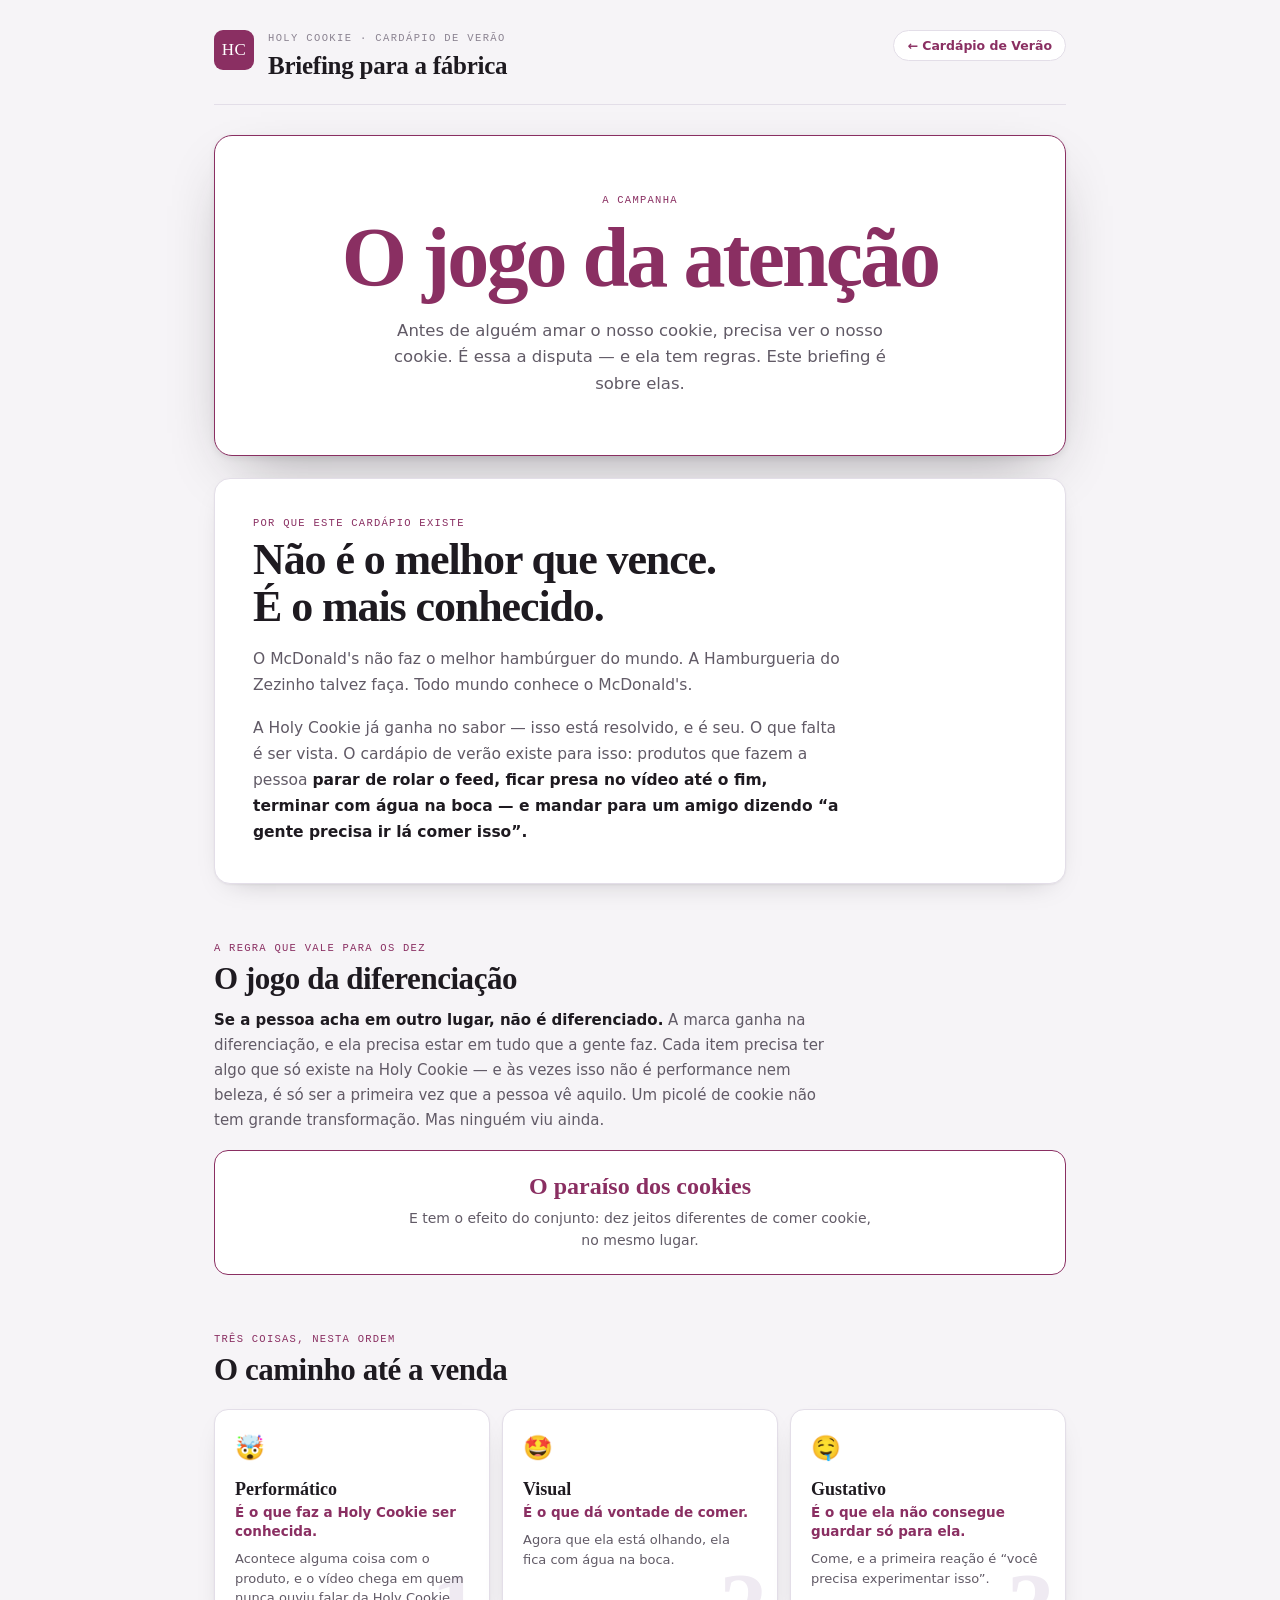
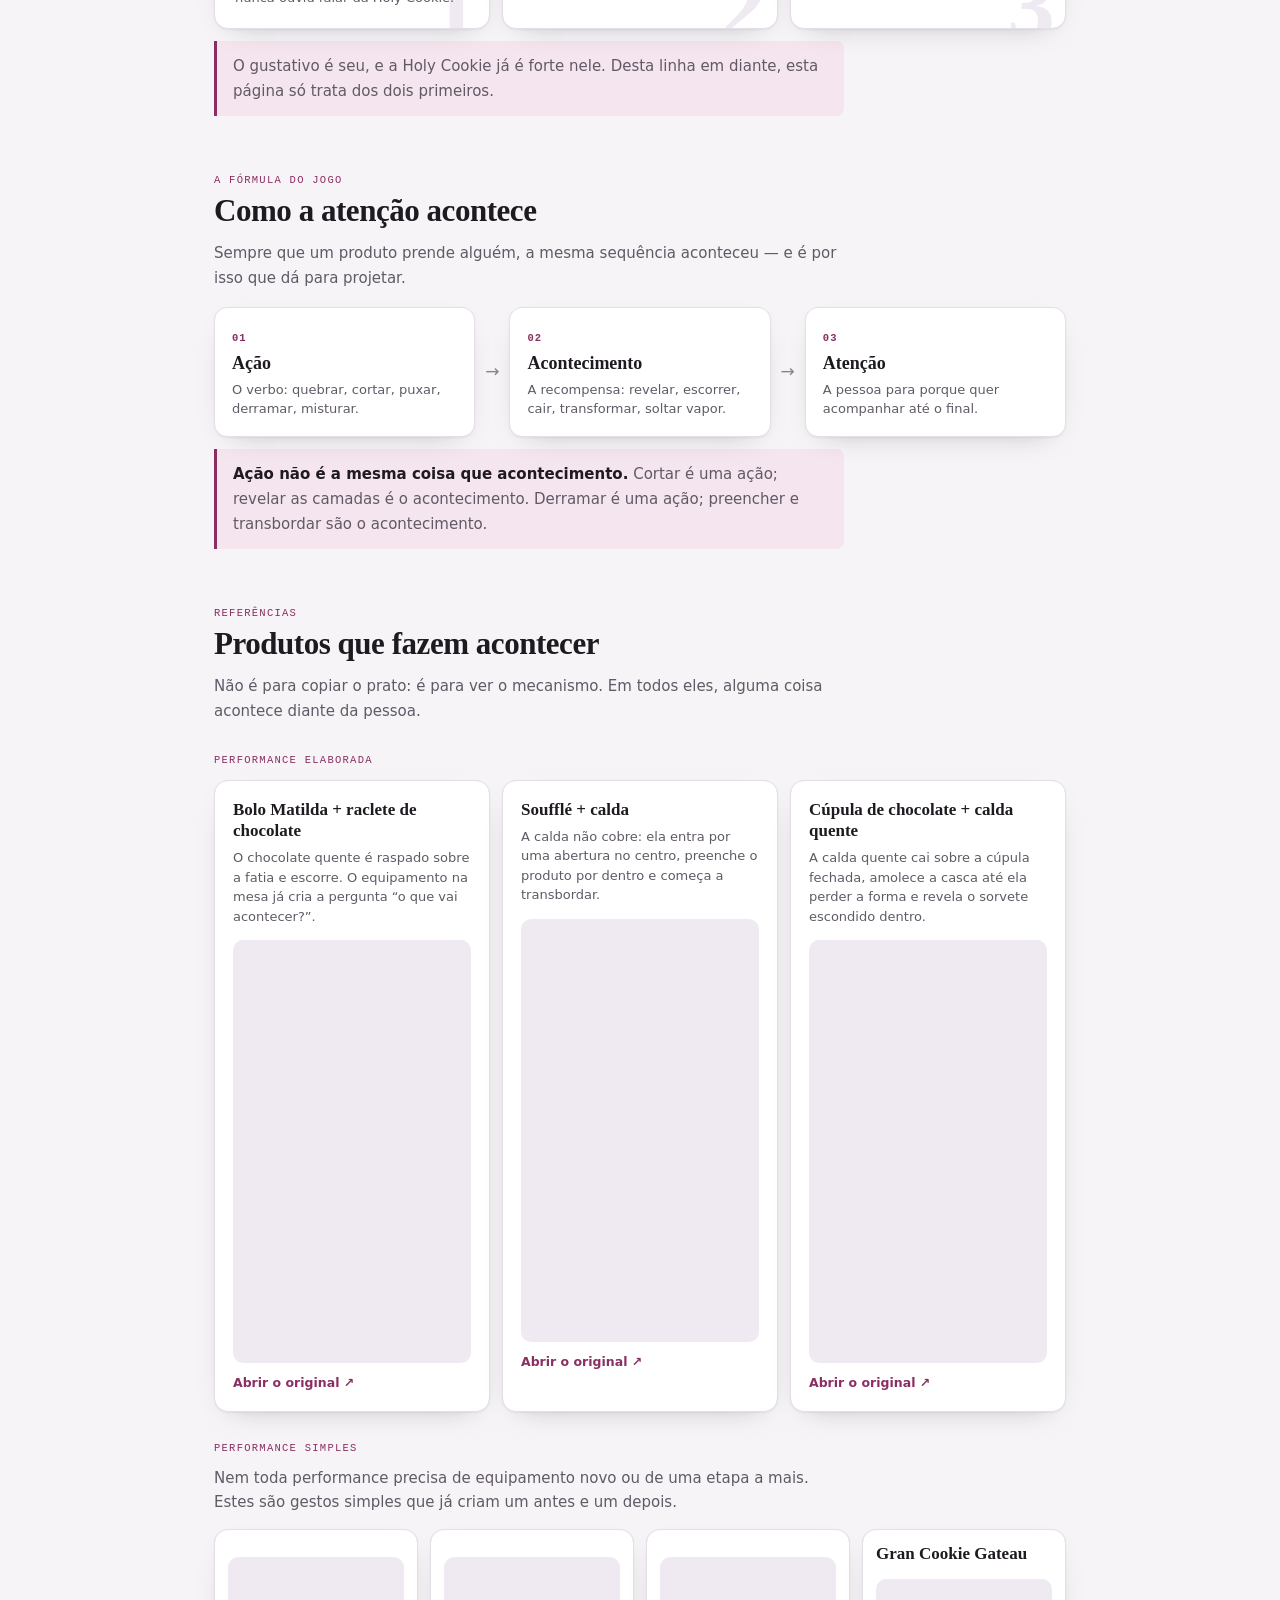
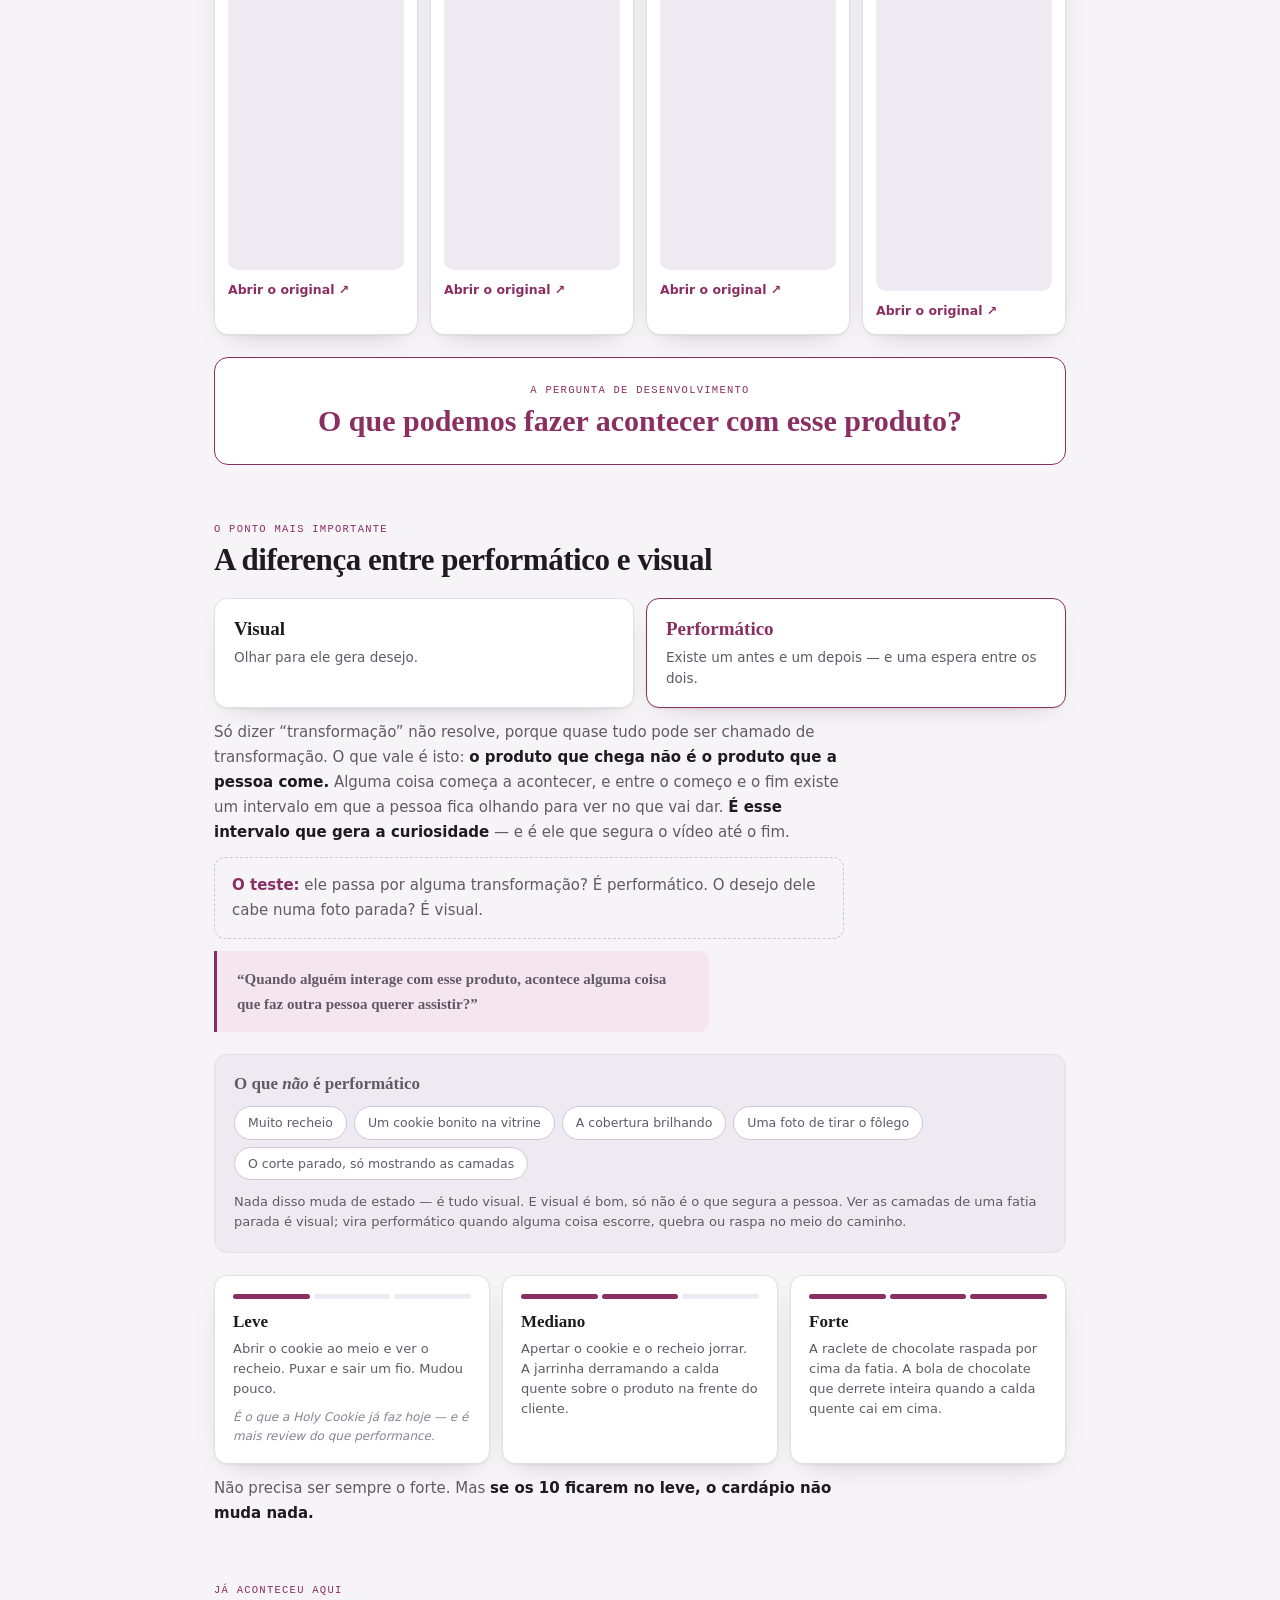
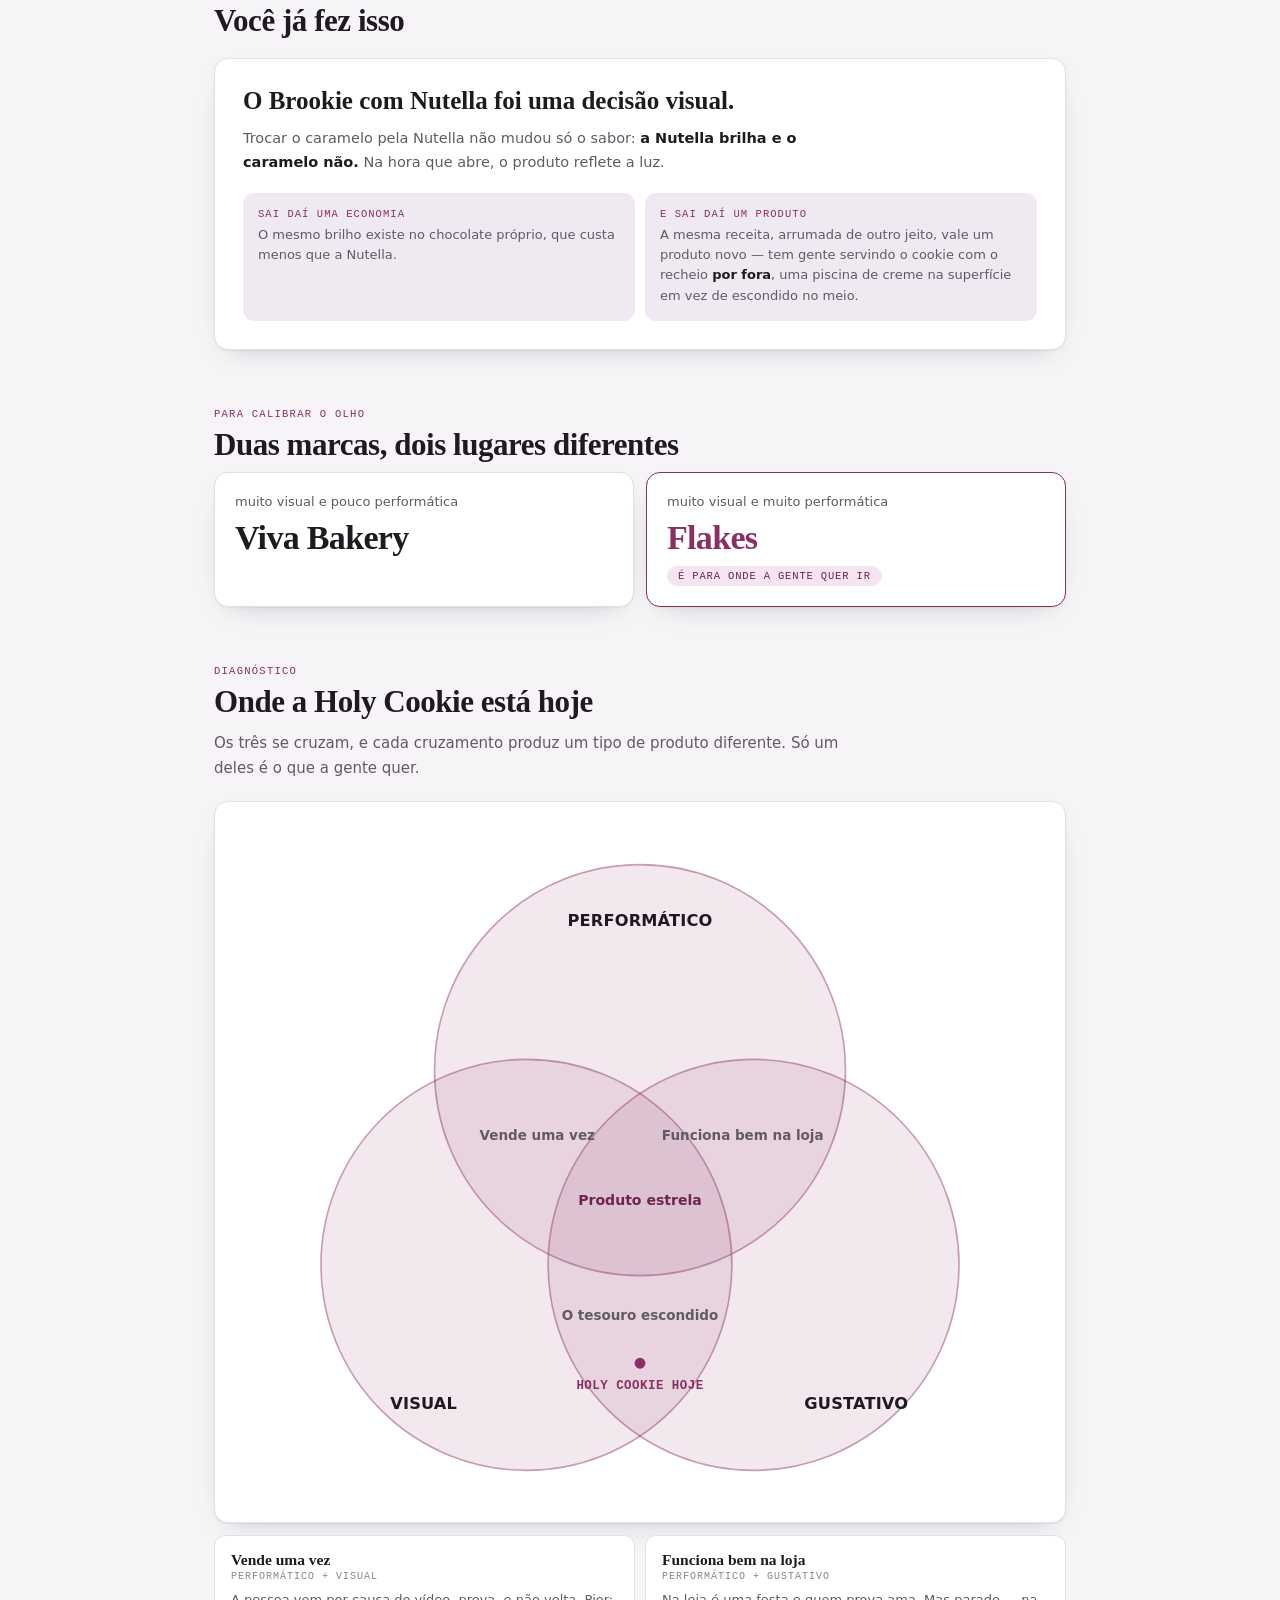
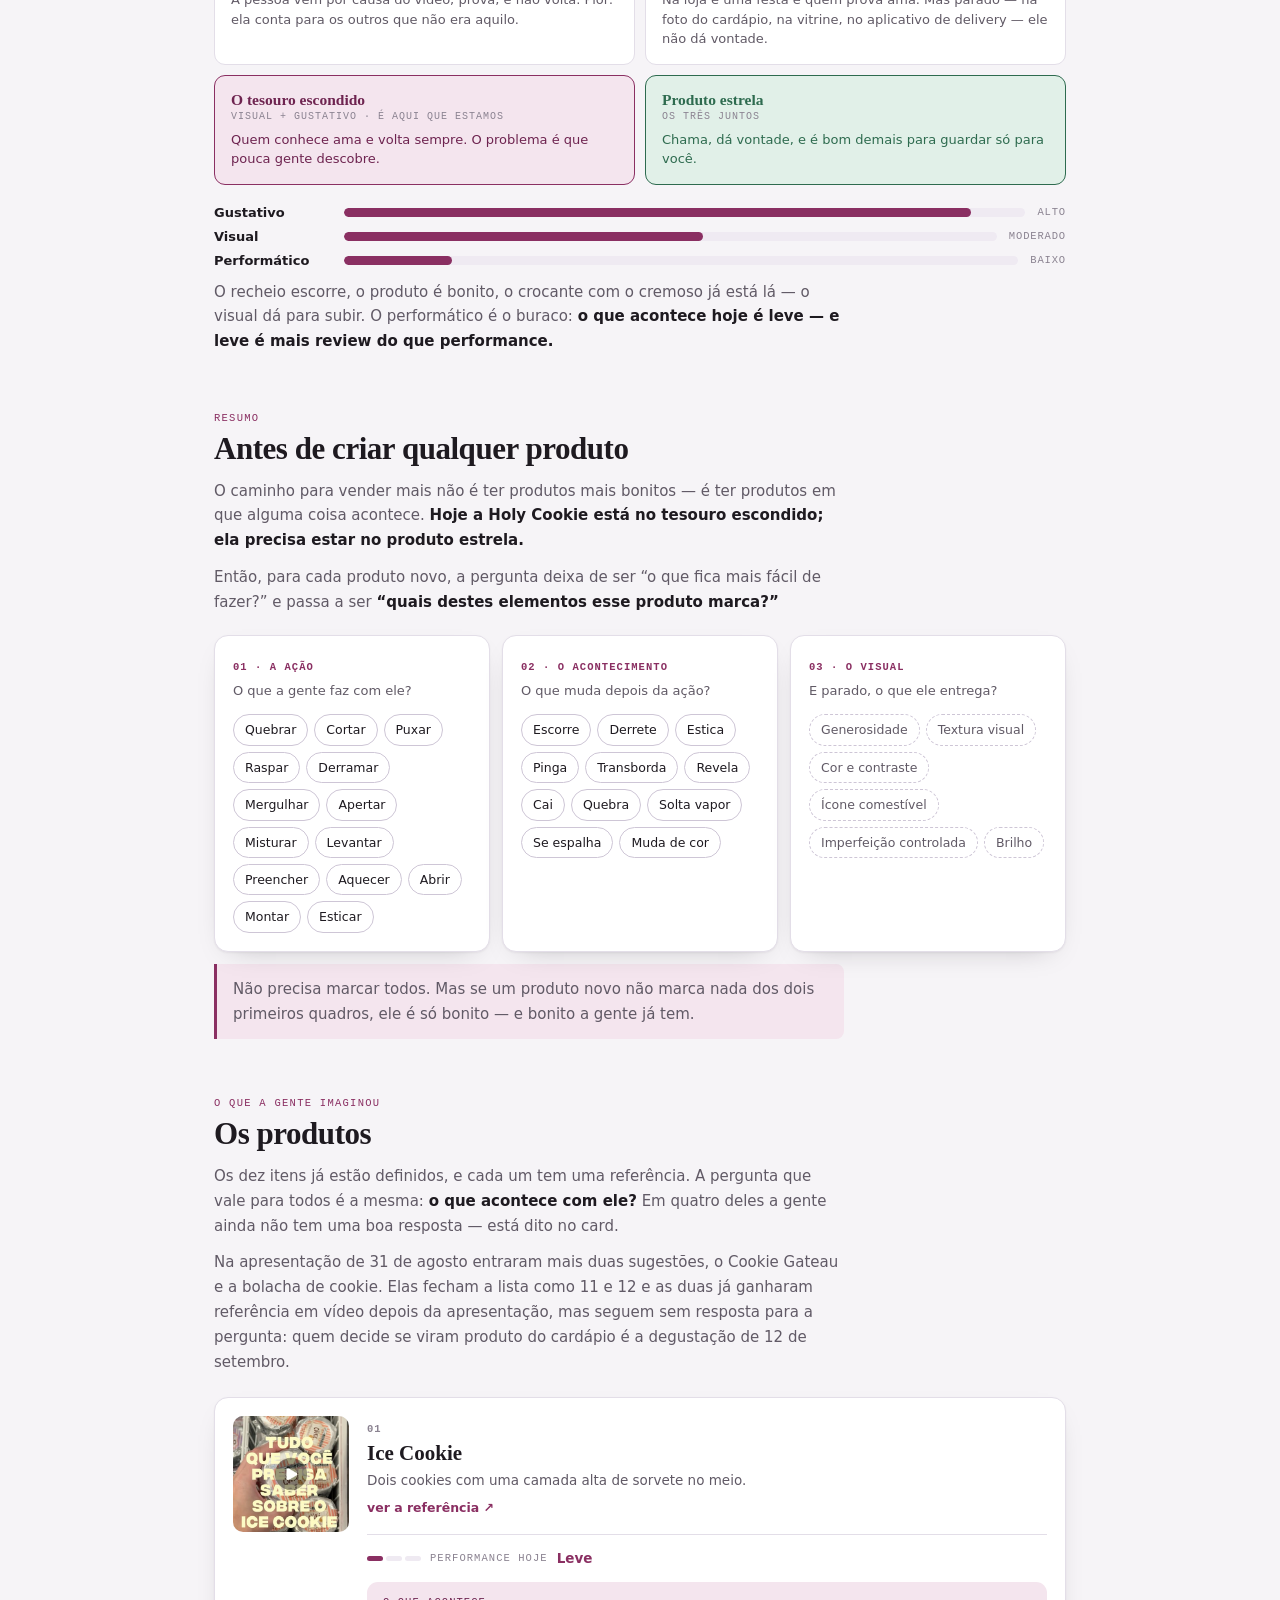
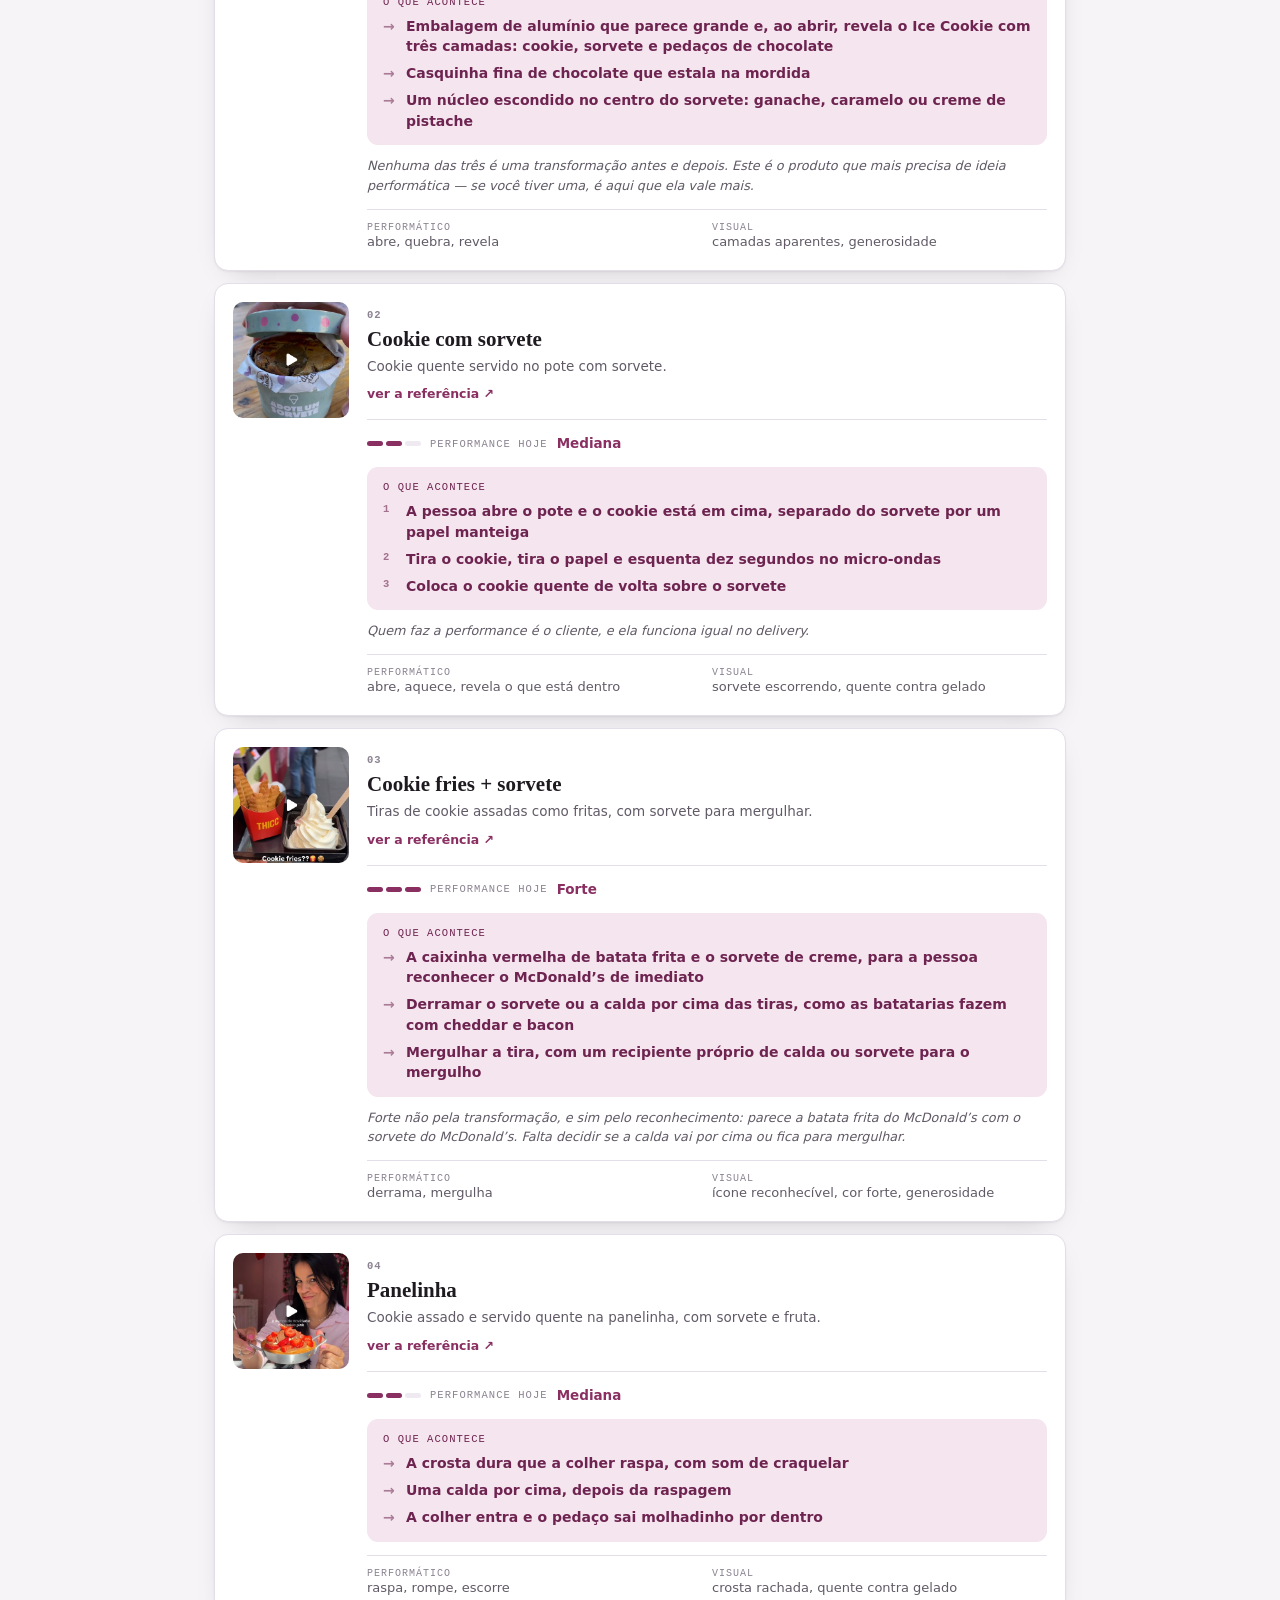
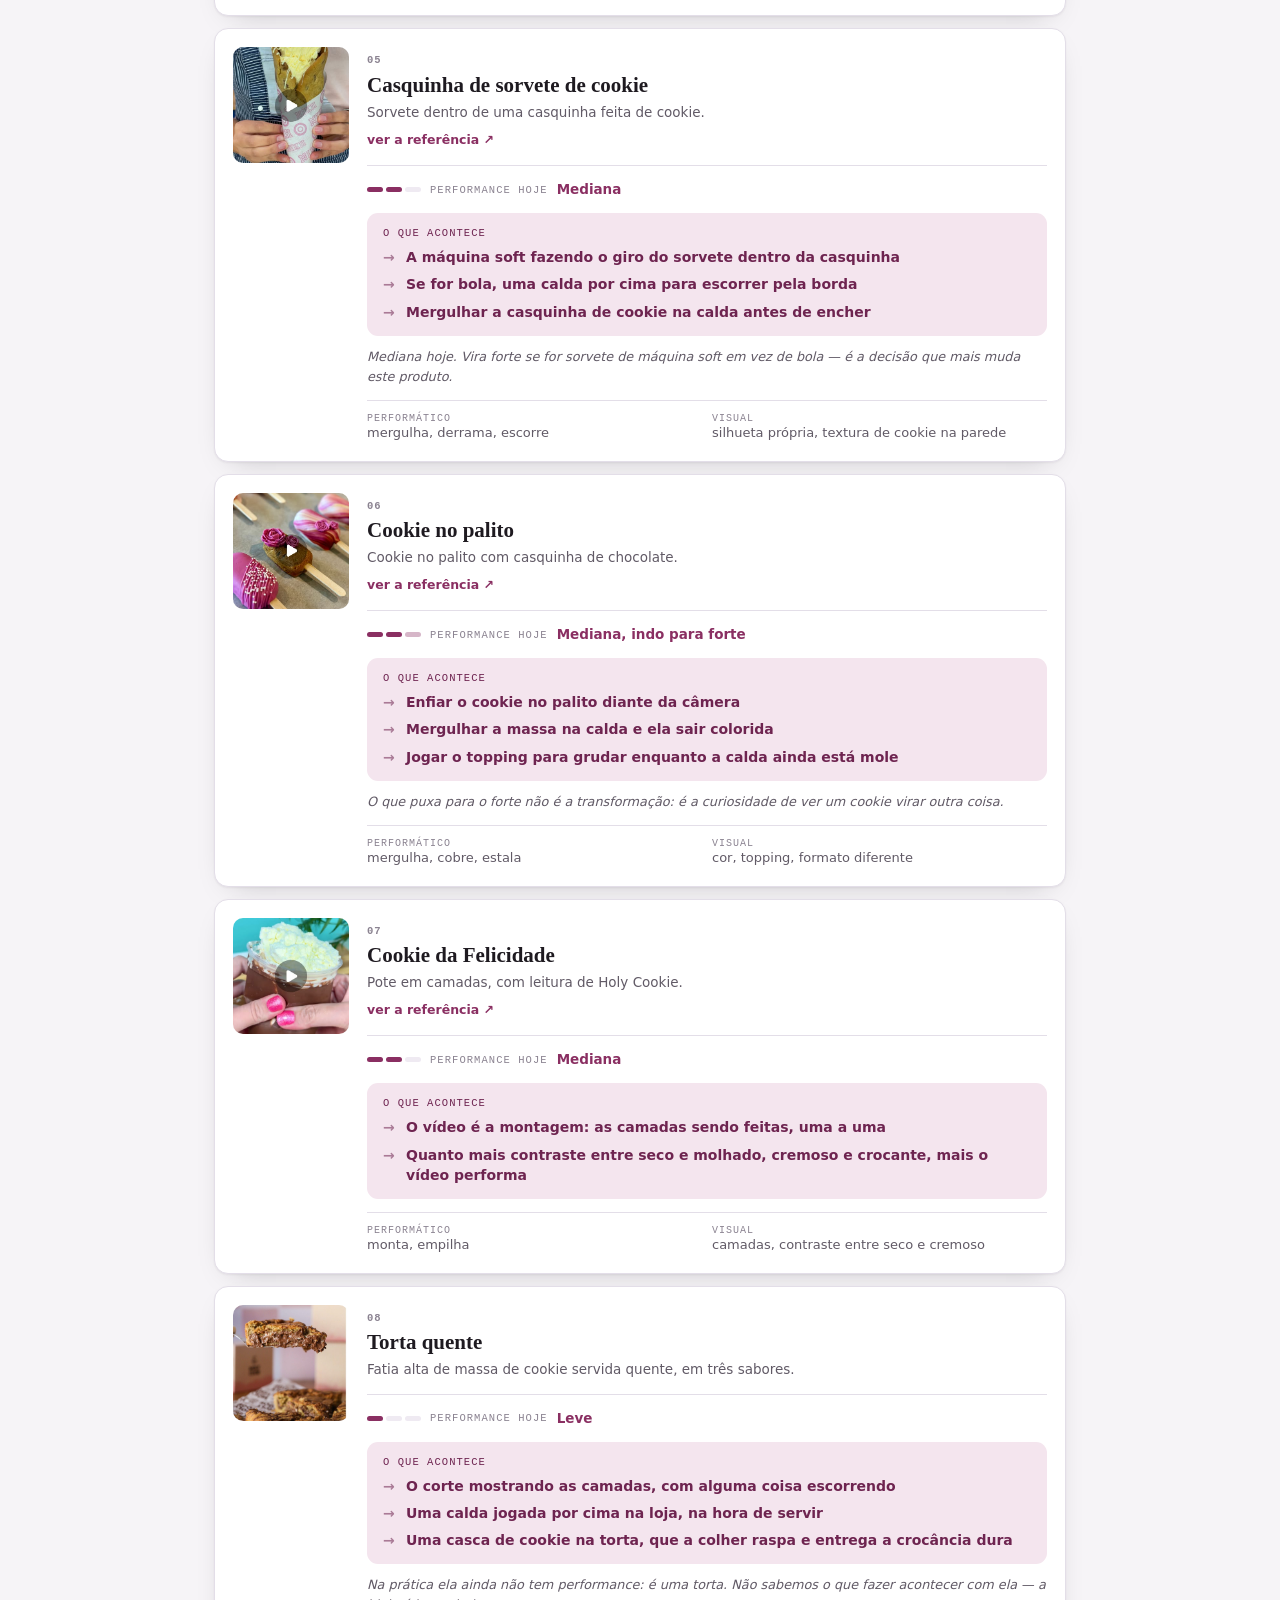
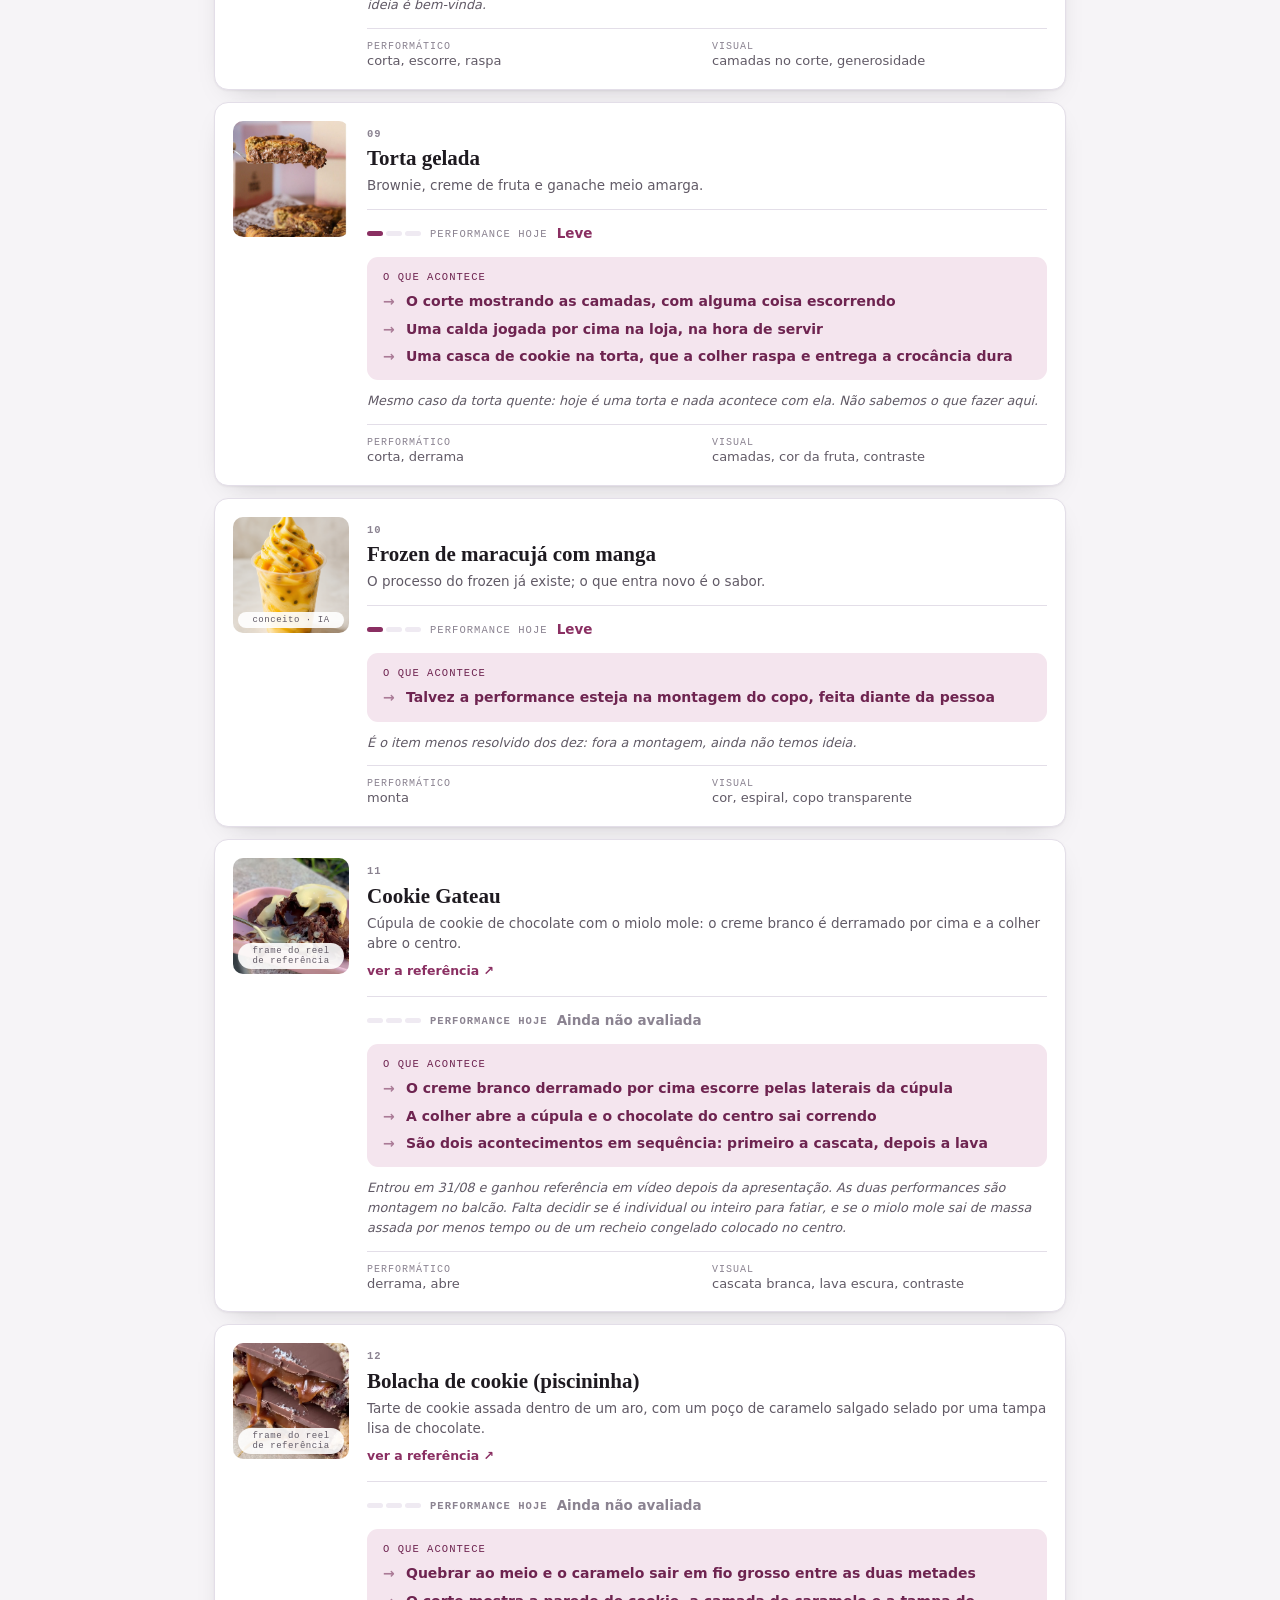
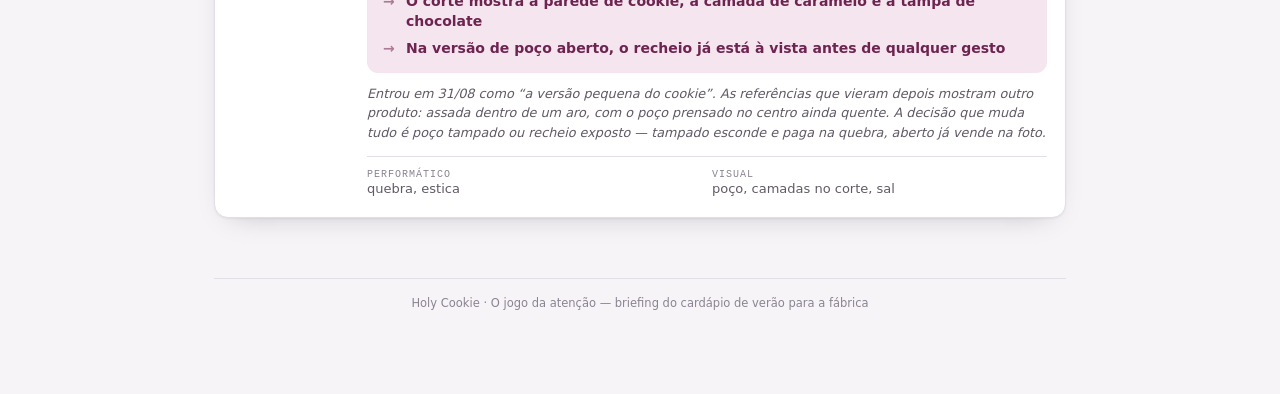
<file: briefing-final/index.html>
<!doctype html>
<html lang="pt-BR">
<head>
<meta charset="utf-8">
<meta name="viewport" content="width=device-width, initial-scale=1, viewport-fit=cover">
<meta name="robots" content="noindex, nofollow">
<title>O jogo da atenção · Holy Cookie</title>
<link rel="icon" href="data:image/svg+xml,<svg xmlns='http://www.w3.org/2000/svg' viewBox='0 0 100 100'><text y='.9em' font-size='90'>🍪</text></svg>">
<link rel="stylesheet" href="../base.css">
<style>
  :root { --maxw: 900px; }
  .masthead { align-items: flex-start; }
  .campanha { margin-top: 30px; border: 1px solid var(--accent); border-radius: 18px; padding: clamp(32px, 6vw, 58px) 22px; background: var(--surface); box-shadow: var(--shadow-2); text-align: center; }
  .campanha h2 { margin-top: 10px; font: 600 clamp(40px, 9.5vw, 84px)/1 var(--font-display); letter-spacing: -.035em; color: var(--accent); text-wrap: balance; }
  .campanha p { margin: 18px auto 0; max-width: 48ch; color: var(--ink-2); font-size: clamp(14.5px, 1.9vw, 16.5px); line-height: 1.6; }
  .voltar { color: var(--accent); font-size: 12.5px; font-weight: 600; text-decoration: none; white-space: nowrap; }
  .voltar:hover { text-decoration: underline; }

  .bloco { margin-top: 58px; }
  .rot { display: block; font: 10.5px var(--font-mono); letter-spacing: .12em; text-transform: uppercase; color: var(--accent); }
  .bloco h2 { margin-top: 7px; font: 600 clamp(23px, 3.6vw, 31px)/1.14 var(--font-display); letter-spacing: -.015em; text-wrap: balance; }
  .bloco > p { margin-top: 12px; max-width: 66ch; color: var(--ink-2); font-size: 15px; line-height: 1.66; }
  .bloco > p strong { color: var(--ink); font-weight: 650; }

  /* ── 1. abertura ── */
  .hero { margin-top: 22px; border: 1px solid var(--line); border-radius: 16px; padding: clamp(24px, 4vw, 38px); background: var(--surface); box-shadow: var(--shadow-1); }
  .hero h2 { margin-top: 8px; font: 600 clamp(28px, 5.2vw, 44px)/1.06 var(--font-display); letter-spacing: -.025em; text-wrap: balance; }
  .hero p { margin-top: 16px; max-width: 60ch; color: var(--ink-2); font-size: 15.5px; line-height: 1.68; }
  .hero p strong { color: var(--ink); font-weight: 650; }

  /* ── 2. funil ── */
  .funil { display: grid; grid-template-columns: repeat(3, 1fr); gap: 12px; margin-top: 22px; }
  .etapa { position: relative; overflow: hidden; border: 1px solid var(--line); border-radius: 14px; padding: 20px; background: var(--surface); box-shadow: var(--shadow-1); }
  .etapa::after { content: attr(data-n); position: absolute; right: 10px; bottom: -34px; font: 700 96px var(--font-display); color: var(--surface-2); z-index: 0; }
  .etapa > * { position: relative; z-index: 1; }
  .etapa .ico { font-size: 24px; }
  .etapa h3 { margin-top: 12px; font: 600 18px var(--font-display); }
  .etapa strong { display: block; margin-top: 3px; color: var(--accent); font-size: 13.5px; line-height: 1.4; }
  .etapa p { margin-top: 8px; color: var(--ink-2); font-size: 13px; line-height: 1.5; }
  .nota { margin-top: 14px; border-left: 3px solid var(--accent); border-radius: 0 8px 8px 0; padding: 13px 16px; background: var(--accent-soft); color: var(--accent-ink); font-size: 13.5px; line-height: 1.55; }

  /* ── 3. círculos ── */
  .venn-wrap { margin-top: 20px; overflow-x: auto; border: 1px solid var(--line); border-radius: 14px; padding: 14px; background: var(--surface); box-shadow: var(--shadow-1); }
  .venn { display: block; width: 100%; min-width: 560px; height: auto; }
  .venn .nome { font: 700 15px var(--font-body); fill: var(--ink); letter-spacing: .01em; }
  .venn .lente { font: 650 12.5px var(--font-body); fill: var(--ink-2); }
  .venn .centro { font: 700 13px var(--font-body); fill: var(--accent-ink); }
  .venn .pin { font: 700 11.5px var(--font-mono); fill: var(--accent); letter-spacing: .04em; }

  .legenda { display: grid; grid-template-columns: repeat(2, 1fr); gap: 10px; margin-top: 12px; }
  .caso { border: 1px solid var(--line); border-radius: 11px; padding: 15px 16px; background: var(--surface); }
  .caso.aqui { border-color: var(--accent); background: var(--accent-soft); }
  .caso h4 { font: 600 15.5px var(--font-display); }
  .caso.aqui h4 { color: var(--accent-ink); }
  .caso .par { display: block; margin-top: 2px; font: 10px var(--font-mono); letter-spacing: .1em; text-transform: uppercase; color: var(--ink-3); }
  .caso p { margin-top: 8px; color: var(--ink-2); font-size: 13px; line-height: 1.5; }
  .caso.aqui p { color: var(--accent-ink); }
  .caso.alvo { border-color: var(--ok); background: var(--ok-soft); }
  .caso.alvo h4, .caso.alvo p { color: var(--ok); }

  .barras { display: grid; gap: 9px; margin-top: 20px; }
  .barra { display: grid; grid-template-columns: 118px minmax(0, 1fr) auto; gap: 12px; align-items: center; }
  .barra span:first-child { font: 650 13px var(--font-body); }
  .barra .trilho { height: 9px; border-radius: 100px; background: var(--surface-2); overflow: hidden; }
  .barra .nivel { display: block; height: 100%; border-radius: 100px; background: var(--accent); }
  .barra em { font: 10.5px var(--font-mono); letter-spacing: .08em; text-transform: uppercase; font-style: normal; color: var(--ink-3); }

  .marcas-rot { margin-top: 30px; }
  .marcas { display: grid; grid-template-columns: 1fr 1fr; gap: 12px; margin-top: 10px; }
  .marca { position: relative; border: 1px solid var(--line); border-radius: 14px; padding: 20px; background: var(--surface); box-shadow: var(--shadow-1); }
  .marca p { color: var(--ink-2); font-size: 13px; line-height: 1.45; }
  .marca h3 { margin-top: 8px; font: 600 clamp(26px, 4vw, 34px)/1.05 var(--font-display); letter-spacing: -.02em; }
  .marca.alvo { border-color: var(--accent); }
  .marca.alvo h3 { color: var(--accent); }
  .marca-tag { display: inline-block; margin-top: 10px; border-radius: 100px; padding: 4px 11px; background: var(--accent-soft); color: var(--accent-ink); font: 10.5px var(--font-mono); letter-spacing: .08em; text-transform: uppercase; }

  /* ── 4. diferença ── */
  .versus { display: grid; grid-template-columns: 1fr 1fr; gap: 12px; margin-top: 20px; }
  .lado { border: 1px solid var(--line); border-radius: 13px; padding: 19px; background: var(--surface); box-shadow: var(--shadow-1); }
  .lado.forte { border-color: var(--accent); }
  .lado h3 { font: 600 19px var(--font-display); }
  .lado.forte h3 { color: var(--accent); }
  .lado p { margin-top: 7px; color: var(--ink-2); font-size: 13.5px; line-height: 1.55; }
  .destrincha { margin-top: 16px; max-width: 68ch; color: var(--ink-2); font-size: 14.5px; line-height: 1.65; }
  .destrincha strong { color: var(--ink); font-weight: 650; }
  .teste { margin-top: 14px; border: 1px dashed var(--line-2); border-radius: 11px; padding: 15px 17px; font-size: 14.5px; }
  .teste b { color: var(--accent); }

  .naoe { margin-top: 22px; border: 1px solid var(--line); border-radius: 13px; padding: 19px; background: var(--surface-2); }
  .naoe h3 { font: 600 17px var(--font-display); color: var(--ink-2); }
  .naoe ul { display: flex; flex-wrap: wrap; gap: 7px; margin-top: 12px; }
  .naoe li { list-style: none; border: 1px solid var(--line-2); border-radius: 100px; padding: 6px 13px; background: var(--surface); color: var(--ink-2); font-size: 12.5px; }
  .naoe p { margin-top: 12px; color: var(--ink-2); font-size: 13px; line-height: 1.55; }

  .escala { display: grid; grid-template-columns: repeat(3, 1fr); gap: 12px; margin-top: 22px; }
  .degrau { border: 1px solid var(--line); border-radius: 13px; padding: 18px; background: var(--surface); box-shadow: var(--shadow-1); }
  .degrau .medidor { display: flex; gap: 4px; }
  .degrau .medidor i { flex: 1; height: 5px; border-radius: 100px; background: var(--surface-2); }
  .degrau .medidor i.on { background: var(--accent); }
  .degrau h3 { margin-top: 13px; font: 600 17px var(--font-display); }
  .degrau p { margin-top: 7px; color: var(--ink-2); font-size: 13px; line-height: 1.55; }
  .degrau .obs { margin-top: 9px; color: var(--ink-3); font-size: 12px; font-style: italic; }

  .pergunta { margin-top: 22px; border-left: 3px solid var(--accent); border-radius: 0 10px 10px 0; padding: 16px 20px; background: var(--accent-soft); color: var(--accent-ink); font: 600 clamp(16px, 2.4vw, 19px)/1.45 var(--font-display); }
  .formula { display: grid; grid-template-columns: 1fr auto 1fr auto 1fr; gap: 10px; align-items: center; margin-top: 16px; }
  .passo { border: 1px solid var(--line); border-radius: 13px; padding: 17px; background: var(--surface); box-shadow: var(--shadow-1); }
  .passo .num { font: 700 10.5px var(--font-mono); letter-spacing: .1em; color: var(--accent); }
  .passo h3 { margin-top: 5px; font: 600 18px var(--font-display); }
  .passo p { margin-top: 6px; color: var(--ink-2); font-size: 13px; line-height: 1.5; }
  .seta { color: var(--ink-3); font-size: 17px; }

  .grupo-rot { display: block; margin-top: 30px; font: 10.5px var(--font-mono); letter-spacing: .12em; text-transform: uppercase; color: var(--accent); }
  .grupo-txt { margin-top: 8px; max-width: 66ch; color: var(--ink-2); font-size: 14px; line-height: 1.6; }
  .refs { display: grid; grid-template-columns: repeat(3, 1fr); gap: 12px; margin-top: 14px; }
  .refs.quatro { grid-template-columns: repeat(auto-fit, minmax(190px, 1fr)); }
  .refs.quatro .ref-card { padding: 13px; }
  .ref-card { display: flex; flex-direction: column; border: 1px solid var(--line); border-radius: 14px; padding: 18px; background: var(--surface); box-shadow: var(--shadow-1); }
  .ref-card h3 { font: 600 17px/1.25 var(--font-display); }
  .ref-card > p { margin-top: 7px; color: var(--ink-2); font-size: 13px; line-height: 1.5; }
  .ref-card .video-wrap { position: relative; margin-top: 14px; aspect-ratio: 9 / 16; border-radius: 10px; overflow: hidden; background: var(--surface-2); }
  .ref-card iframe { position: absolute; inset: 0; width: 100%; height: 100%; border: 0; }
  .ref-card a { margin-top: 10px; color: var(--accent); font-size: 12.5px; font-weight: 650; text-decoration: none; }
  .ref-card a:hover { text-decoration: underline; }

  .fechamento { margin-top: 22px; border: 1px solid var(--accent); border-radius: 14px; padding: 26px 22px; background: var(--surface); text-align: center; }
  .fechamento p { margin-top: 8px; color: var(--accent); font: 600 clamp(22px, 3.6vw, 30px)/1.15 var(--font-display); text-wrap: balance; }

  /* ── 5. você já fez ── */
  .caso-forte { margin-top: 20px; border: 1px solid var(--line); border-radius: 14px; padding: clamp(20px, 3vw, 28px); background: var(--surface); box-shadow: var(--shadow-1); }
  .caso-forte h3 { font: 600 clamp(20px, 3vw, 25px) var(--font-display); text-wrap: balance; }
  .caso-forte p { margin-top: 12px; max-width: 62ch; color: var(--ink-2); font-size: 14.5px; line-height: 1.65; }
  .caso-forte p strong { color: var(--ink); font-weight: 650; }
  .saidas { display: grid; grid-template-columns: 1fr 1fr; gap: 10px; margin-top: 18px; }
  .saida { border-radius: 11px; padding: 15px; background: var(--surface-2); }
  .saida b { display: block; margin-bottom: 5px; color: var(--accent); font: 10.5px var(--font-mono); letter-spacing: .1em; text-transform: uppercase; }
  .saida p { margin: 0; font-size: 13px; line-height: 1.55; color: var(--ink-2); }

  /* ── 6. diferenciação ── */
  .paraiso { margin-top: 18px; border: 1px solid var(--accent); border-radius: 14px; padding: 22px; background: var(--surface); text-align: center; }
  .paraiso h3 { font: 600 24px var(--font-display); color: var(--accent); }
  .paraiso p { margin: 8px auto 0; max-width: 52ch; color: var(--ink-2); font-size: 14px; }

  /* ── 7. produtos ── */
  .checklist { display: grid; grid-template-columns: repeat(3, 1fr); gap: 12px; margin-top: 20px; }
  .quadro { border: 1px solid var(--line); border-radius: 14px; padding: 18px; background: var(--surface); box-shadow: var(--shadow-1); }
  .quadro b { color: var(--accent); font: 700 10.5px var(--font-mono); letter-spacing: .1em; text-transform: uppercase; }
  .quadro span { display: block; margin-top: 4px; color: var(--ink-2); font-size: 13px; }
  .quadro ul { display: flex; flex-wrap: wrap; gap: 6px; margin-top: 13px; }
  .quadro li { list-style: none; border: 1px solid var(--line-2); border-radius: 100px; padding: 5px 11px; font-size: 12.5px; }
  .quadro.visual li { border-style: dashed; color: var(--ink-2); }

  .grade { display: grid; gap: 12px; margin-top: 22px; }
  .prod { display: grid; grid-template-columns: 116px minmax(0, 1fr); gap: 18px; border: 1px solid var(--line); border-radius: 14px; padding: 18px; background: var(--surface); box-shadow: var(--shadow-1); }
  .prod.sem-foto { grid-template-columns: minmax(0, 1fr); }
  .prod .foto { position: relative; aspect-ratio: 1; border-radius: 10px; overflow: hidden; background: var(--surface-2); }
  .prod .foto img { width: 100%; height: 100%; object-fit: cover; display: block; }
  .prod .foto-nota { position: absolute; left: 5px; bottom: 5px; right: 5px; border-radius: 100px; padding: 3px 7px; background: color-mix(in srgb, var(--surface) 90%, transparent); color: var(--ink-2); font: 9px var(--font-mono); letter-spacing: .06em; text-align: center; }
  .prod .n { font: 700 10.5px var(--font-mono); letter-spacing: .1em; color: var(--ink-3); }
  .prod h3 { margin-top: 2px; font: 600 21px var(--font-display); }
  .prod .base { margin-top: 4px; color: var(--ink-2); font-size: 13.5px; line-height: 1.5; }
  .prod .ref { display: inline-block; margin-top: 8px; color: var(--accent); font-size: 12.5px; font-weight: 650; text-decoration: none; }
  .prod .ref:hover { text-decoration: underline; }
  .perf { display: flex; flex-wrap: wrap; gap: 9px; align-items: center; margin-top: 14px; padding-top: 13px; border-top: 1px solid var(--line); }
  .perf .medidor { display: flex; gap: 3px; width: 54px; }
  .perf .medidor i { flex: 1; height: 5px; border-radius: 100px; background: var(--surface-2); }
  .perf .medidor i.on { background: var(--accent); }
  .perf .medidor i.meio { background: var(--accent); opacity: .35; }
  .perf-rot { font: 10.5px var(--font-mono); letter-spacing: .1em; text-transform: uppercase; color: var(--ink-3); }
  .perf strong { color: var(--accent); font-size: 13.5px; font-weight: 700; }
  .perf.vazia .perf-rot, .perf.vazia strong { color: var(--ink-3); font-weight: 600; }

  .acontece { margin-top: 13px; border-radius: 11px; padding: 14px 16px; background: var(--accent-soft); }
  .acontece b { display: block; margin-bottom: 8px; color: var(--accent-ink); font: 10.5px var(--font-mono); letter-spacing: .1em; text-transform: uppercase; }
  .acontece ul, .acontece ol { margin: 0; padding: 0; list-style: none; counter-reset: passo; display: grid; gap: 7px; }
  .acontece li { display: grid; grid-template-columns: 16px 1fr; gap: 7px; color: var(--accent-ink); font-size: 14px; font-weight: 600; line-height: 1.45; }
  .acontece ul li::before { content: "→"; opacity: .55; }
  .acontece ol li { counter-increment: passo; }
  .acontece ol li::before { content: counter(passo); font: 700 10.5px/1.55 var(--font-mono); opacity: .6; }
  .resumo-prod { display: grid; grid-template-columns: 1fr 1fr; gap: 10px; margin-top: 13px; border-top: 1px solid var(--line); padding-top: 12px; }
  .resumo-prod span { color: var(--ink-2); font-size: 13px; line-height: 1.45; }
  .resumo-prod b { display: block; color: var(--ink-3); font: 10px var(--font-mono); letter-spacing: .1em; text-transform: uppercase; }
  .obs-prod { margin-top: 11px; color: var(--ink-2); font-size: 12.8px; line-height: 1.55; font-style: italic; }

  .footnote { margin-top: 60px; padding-top: 16px; border-top: 1px solid var(--line); color: var(--ink-3); font-size: 11.5px; text-align: center; }

  @media (max-width: 760px) {
    .funil, .versus, .escala, .legenda, .saidas, .marcas, .refs, .refs.quatro, .checklist { grid-template-columns: 1fr; }
    .formula { grid-template-columns: 1fr; }
    .seta { display: none; }
    .prod { grid-template-columns: 84px minmax(0, 1fr); gap: 14px; }
    .resumo-prod { grid-template-columns: 1fr; gap: 8px; }
    .barra { grid-template-columns: 96px minmax(0, 1fr) auto; }
  }
  @media (max-width: 560px) {
    .wrap { padding-inline: 16px; }
    .masthead .ident { width: 100%; }
    .bloco { margin-top: 46px; }
  }
</style>
</head>
<body>
<div class="wrap">

  <header class="masthead">
    <div class="monogram">HC</div>
    <div class="masthead-text">
      <span class="eyebrow">Holy Cookie · Cardápio de Verão</span>
      <h1>Briefing para a fábrica</h1>
    </div>
    <div class="ident"><a class="voltar" href="../cardapio-verao/">← Cardápio de Verão</a></div>
  </header>

    <!-- ═══ 0. a campanha ═══ -->
  <section class="campanha">
    <span class="rot">A campanha</span>
    <h2>O jogo da atenção</h2>
    <p>Antes de alguém amar o nosso cookie, precisa ver o nosso cookie. É essa a disputa — e ela tem regras. Este briefing é sobre elas.</p>
  </section>

  <!-- ═══ 1. abertura ═══ -->
  <section class="hero">
    <span class="rot">Por que este cardápio existe</span>
    <h2>Não é o melhor que vence. É o mais conhecido.</h2>
    <p>O McDonald's não faz o melhor hambúrguer do mundo. A Hamburgueria do Zezinho talvez faça. Todo mundo conhece o McDonald's.</p>
    <p>A Holy Cookie já ganha no sabor — isso está resolvido, e é seu. O que falta é ser vista. O cardápio de verão existe para isso: produtos que fazem a pessoa <strong>parar de rolar o feed, ficar presa no vídeo até o fim, terminar com água na boca — e mandar para um amigo dizendo “a gente precisa ir lá comer isso”.</strong></p>
  </section>

  <!-- ═══ 2. diferenciação ═══ -->
  <section class="bloco">
    <span class="rot">A regra que vale para os dez</span>
    <h2>O jogo da diferenciação</h2>
    <p><strong>Se a pessoa acha em outro lugar, não é diferenciado.</strong> A marca ganha na diferenciação, e ela precisa estar em tudo que a gente faz. Cada item precisa ter algo que só existe na Holy Cookie — e às vezes isso não é performance nem beleza, é só ser a primeira vez que a pessoa vê aquilo. Um picolé de cookie não tem grande transformação. Mas ninguém viu ainda.</p>
    <div class="paraiso">
      <h3>O paraíso dos cookies</h3>
      <p>E tem o efeito do conjunto: dez jeitos diferentes de comer cookie, no mesmo lugar.</p>
    </div>
  </section>

  <!-- ═══ 3. o caminho até a venda ═══ -->
  <section class="bloco">
    <span class="rot">Três coisas, nesta ordem</span>
    <h2>O caminho até a venda</h2>
    <div class="funil">
      <article class="etapa" data-n="1">
        <div class="ico">🤯</div>
        <h3>Performático</h3>
        <strong>É o que faz a Holy Cookie ser conhecida.</strong>
        <p>Acontece alguma coisa com o produto, e o vídeo chega em quem nunca ouviu falar da Holy Cookie.</p>
      </article>
      <article class="etapa" data-n="2">
        <div class="ico">🤩</div>
        <h3>Visual</h3>
        <strong>É o que dá vontade de comer.</strong>
        <p>Agora que ela está olhando, ela fica com água na boca.</p>
      </article>
      <article class="etapa" data-n="3">
        <div class="ico">🤤</div>
        <h3>Gustativo</h3>
        <strong>É o que ela não consegue guardar só para ela.</strong>
        <p>Come, e a primeira reação é “você precisa experimentar isso”.</p>
      </article>
    </div>
    <p class="nota">O gustativo é seu, e a Holy Cookie já é forte nele. Desta linha em diante, esta página só trata dos dois primeiros.</p>
  </section>

    <!-- ═══ 4. a fórmula ═══ -->
  <section class="bloco">
    <span class="rot">A fórmula do jogo</span>
    <h2>Como a atenção acontece</h2>
    <p>Sempre que um produto prende alguém, a mesma sequência aconteceu — e é por isso que dá para projetar.</p>
    <div class="formula">
      <article class="passo"><span class="num">01</span><h3>Ação</h3><p>O verbo: quebrar, cortar, puxar, derramar, misturar.</p></article>
      <span class="seta">→</span>
      <article class="passo"><span class="num">02</span><h3>Acontecimento</h3><p>A recompensa: revelar, escorrer, cair, transformar, soltar vapor.</p></article>
      <span class="seta">→</span>
      <article class="passo"><span class="num">03</span><h3>Atenção</h3><p>A pessoa para porque quer acompanhar até o final.</p></article>
    </div>
    <p class="nota"><strong>Ação não é a mesma coisa que acontecimento.</strong> Cortar é uma ação; revelar as camadas é o acontecimento. Derramar é uma ação; preencher e transbordar são o acontecimento.</p>
  </section>

  <!-- ═══ 5. três referências ═══ -->
  <section class="bloco">
    <span class="rot">Referências</span>
    <h2>Produtos que fazem acontecer</h2>
    <p>Não é para copiar o prato: é para ver o mecanismo. Em todos eles, alguma coisa acontece diante da pessoa.</p>
    <span class="grupo-rot">Performance elaborada</span>
    <div class="refs">
      <article class="ref-card">
        <h3>Bolo Matilda + raclete de chocolate</h3>
        <p>O chocolate quente é raspado sobre a fatia e escorre. O equipamento na mesa já cria a pergunta “o que vai acontecer?”.</p>
        <div class="video-wrap"><iframe src="https://www.instagram.com/reel/DRVdhJnDwz-/embed/" title="Bolo Matilda + raclete de chocolate" loading="lazy" allowfullscreen></iframe></div>
        <a href="https://www.instagram.com/reel/DRVdhJnDwz-/" target="_blank" rel="noopener noreferrer">Abrir o original ↗</a>
      </article>
      <article class="ref-card">
        <h3>Soufflé + calda</h3>
        <p>A calda não cobre: ela entra por uma abertura no centro, preenche o produto por dentro e começa a transbordar.</p>
        <div class="video-wrap"><iframe src="https://www.youtube-nocookie.com/embed/Yer__wxtY-M" title="Soufflé + calda" loading="lazy" allow="accelerometer; clipboard-write; encrypted-media; gyroscope; picture-in-picture; web-share" allowfullscreen></iframe></div>
        <a href="https://www.youtube.com/shorts/Yer__wxtY-M" target="_blank" rel="noopener noreferrer">Abrir o original ↗</a>
      </article>
      <article class="ref-card">
        <h3>Cúpula de chocolate + calda quente</h3>
        <p>A calda quente cai sobre a cúpula fechada, amolece a casca até ela perder a forma e revela o sorvete escondido dentro.</p>
        <div class="video-wrap"><iframe src="https://www.youtube-nocookie.com/embed/PiMMTH69Ukc" title="Cúpula de chocolate + calda quente" loading="lazy" allow="accelerometer; clipboard-write; encrypted-media; gyroscope; picture-in-picture; web-share" allowfullscreen></iframe></div>
        <a href="https://www.youtube.com/shorts/PiMMTH69Ukc" target="_blank" rel="noopener noreferrer">Abrir o original ↗</a>
      </article>
    </div>
    <span class="grupo-rot">Performance simples</span>
    <p class="grupo-txt">Nem toda performance precisa de equipamento novo ou de uma etapa a mais. Estes são gestos simples que já criam um antes e um depois.</p>
    <div class="refs quatro">
      <article class="ref-card">
        <div class="video-wrap"><iframe src="https://www.instagram.com/p/DbLSMC5vHaQ/embed/" title="Exemplo de performático simples" loading="lazy" allowfullscreen></iframe></div>
        <a href="https://www.instagram.com/p/DbLSMC5vHaQ/" target="_blank" rel="noopener noreferrer">Abrir o original ↗</a>
      </article>
      <article class="ref-card">
        <div class="video-wrap"><iframe src="https://www.instagram.com/p/DZvYjBYzT2t/embed/" title="Exemplo de performático simples" loading="lazy" allowfullscreen></iframe></div>
        <a href="https://www.instagram.com/p/DZvYjBYzT2t/" target="_blank" rel="noopener noreferrer">Abrir o original ↗</a>
      </article>
      <article class="ref-card">
        <div class="video-wrap"><iframe src="https://www.instagram.com/p/DYfgemmxwdp/embed/" title="Exemplo de performático simples" loading="lazy" allowfullscreen></iframe></div>
        <a href="https://www.instagram.com/p/DYfgemmxwdp/" target="_blank" rel="noopener noreferrer">Abrir o original ↗</a>
      </article>
      <article class="ref-card">
        <h3>Gran Cookie Gateau</h3>
        <div class="video-wrap"><iframe src="https://www.instagram.com/p/DbbgvjMSyxW/embed/" title="Gran Cookie Gateau" loading="lazy" allowfullscreen></iframe></div>
        <a href="https://www.instagram.com/p/DbbgvjMSyxW/" target="_blank" rel="noopener noreferrer">Abrir o original ↗</a>
      </article>
    </div>

    <div class="fechamento">
      <span class="rot">A pergunta de desenvolvimento</span>
      <p>O que podemos fazer acontecer com esse produto?</p>
    </div>
  </section>

  <!-- ═══ 6. performático × visual ═══ -->
  <section class="bloco">
    <span class="rot">O ponto mais importante</span>
    <h2>A diferença entre performático e visual</h2>
    <div class="versus">
      <article class="lado">
        <h3>Visual</h3>
        <p>Olhar para ele gera desejo.</p>
      </article>
      <article class="lado forte">
        <h3>Performático</h3>
        <p>Existe um antes e um depois — e uma espera entre os dois.</p>
      </article>
    </div>
    <p class="destrincha">Só dizer “transformação” não resolve, porque quase tudo pode ser chamado de transformação. O que vale é isto: <strong>o produto que chega não é o produto que a pessoa come.</strong> Alguma coisa começa a acontecer, e entre o começo e o fim existe um intervalo em que a pessoa fica olhando para ver no que vai dar. <strong>É esse intervalo que gera a curiosidade</strong> — e é ele que segura o vídeo até o fim.</p>

    <p class="teste"><b>O teste:</b> ele passa por alguma transformação? É performático. O desejo dele cabe numa foto parada? É visual.</p>


    <p class="pergunta">“Quando alguém interage com esse produto, acontece alguma coisa que faz outra pessoa querer assistir?”</p>

    <div class="naoe">
      <h3>O que <em>não</em> é performático</h3>
      <ul>
        <li>Muito recheio</li>
        <li>Um cookie bonito na vitrine</li>
        <li>A cobertura brilhando</li>
        <li>Uma foto de tirar o fôlego</li>
        <li>O corte parado, só mostrando as camadas</li>
      </ul>
      <p>Nada disso muda de estado — é tudo visual. E visual é bom, só não é o que segura a pessoa. Ver as camadas de uma fatia parada é visual; vira performático quando alguma coisa escorre, quebra ou raspa no meio do caminho.</p>
    </div>

    <div class="escala">
      <article class="degrau">
        <div class="medidor"><i class="on"></i><i></i><i></i></div>
        <h3>Leve</h3>
        <p>Abrir o cookie ao meio e ver o recheio. Puxar e sair um fio. Mudou pouco.</p>
        <p class="obs">É o que a Holy Cookie já faz hoje — e é mais review do que performance.</p>
      </article>
      <article class="degrau">
        <div class="medidor"><i class="on"></i><i class="on"></i><i></i></div>
        <h3>Mediano</h3>
        <p>Apertar o cookie e o recheio jorrar. A jarrinha derramando a calda quente sobre o produto na frente do cliente.</p>
      </article>
      <article class="degrau">
        <div class="medidor"><i class="on"></i><i class="on"></i><i class="on"></i></div>
        <h3>Forte</h3>
        <p>A raclete de chocolate raspada por cima da fatia. A bola de chocolate que derrete inteira quando a calda quente cai em cima.</p>
      </article>
    </div>
    <p>Não precisa ser sempre o forte. Mas <strong>se os 10 ficarem no leve, o cardápio não muda nada.</strong></p>
  </section>

    <!-- ═══ 7. você já fez isso ═══ -->
  <section class="bloco">
    <span class="rot">Já aconteceu aqui</span>
    <h2>Você já fez isso</h2>
    <div class="caso-forte">
      <h3>O Brookie com Nutella foi uma decisão visual.</h3>
      <p>Trocar o caramelo pela Nutella não mudou só o sabor: <strong>a Nutella brilha e o caramelo não.</strong> Na hora que abre, o produto reflete a luz.</p>
      <div class="saidas">
        <div class="saida">
          <b>Sai daí uma economia</b>
          <p>O mesmo brilho existe no chocolate próprio, que custa menos que a Nutella.</p>
        </div>
        <div class="saida">
          <b>E sai daí um produto</b>
          <p>A mesma receita, arrumada de outro jeito, vale um produto novo — tem gente servindo o cookie com o recheio <strong>por fora</strong>, uma piscina de creme na superfície em vez de escondido no meio.</p>
        </div>
      </div>
    </div>
  </section>

  <!-- ═══ 8. duas referências de marca ═══ -->
  <section class="bloco">
    <span class="rot">Para calibrar o olho</span>
    <h2>Duas marcas, dois lugares diferentes</h2>
    <div class="marcas">
      <article class="marca">
        <p>muito visual e pouco performática</p>
        <h3>Viva Bakery</h3>
      </article>
      <article class="marca alvo">
        <p>muito visual e muito performática</p>
        <h3>Flakes</h3>
        <span class="marca-tag">é para onde a gente quer ir</span>
      </article>
    </div>
  </section>

  <!-- ═══ 9. onde a Holy Cookie está ═══ -->
  <section class="bloco">
    <span class="rot">Diagnóstico</span>
    <h2>Onde a Holy Cookie está hoje</h2>
    <p>Os três se cruzam, e cada cruzamento produz um tipo de produto diferente. Só um deles é o que a gente quer.</p>

    <div class="venn-wrap">
      <svg class="venn" viewBox="0 0 760 640" role="img" aria-label="Três círculos: performático, visual e gustativo, com o que acontece em cada intersecção.">
        <g fill="var(--accent)" fill-opacity=".11" stroke="var(--accent)" stroke-opacity=".45" stroke-width="1.5">
          <circle cx="380" cy="235" r="190"></circle>
          <circle cx="275" cy="415" r="190"></circle>
          <circle cx="485" cy="415" r="190"></circle>
        </g>

        <text class="nome" x="380" y="102" text-anchor="middle">PERFORMÁTICO</text>
        <text class="nome" x="180" y="548" text-anchor="middle">VISUAL</text>
        <text class="nome" x="580" y="548" text-anchor="middle">GUSTATIVO</text>

        <text class="lente" x="285" y="300" text-anchor="middle">Vende uma vez</text>
        <text class="lente" x="475" y="300" text-anchor="middle">Funciona bem na loja</text>
        <text class="lente" x="380" y="466" text-anchor="middle">O tesouro escondido</text>

        <text class="centro" x="380" y="360" text-anchor="middle">Produto estrela</text>

        <circle cx="380" cy="506" r="5" fill="var(--accent)"></circle>
        <text class="pin" x="380" y="530" text-anchor="middle">HOLY COOKIE HOJE</text>
      </svg>
    </div>

    <div class="legenda">
      <article class="caso">
        <h4>Vende uma vez</h4>
        <span class="par">performático + visual</span>
        <p>A pessoa vem por causa do vídeo, prova, e não volta. Pior: ela conta para os outros que não era aquilo.</p>
      </article>
      <article class="caso">
        <h4>Funciona bem na loja</h4>
        <span class="par">performático + gustativo</span>
        <p>Na loja é uma festa e quem prova ama. Mas parado — na foto do cardápio, na vitrine, no aplicativo de delivery — ele não dá vontade.</p>
      </article>
      <article class="caso aqui">
        <h4>O tesouro escondido</h4>
        <span class="par">visual + gustativo · é aqui que estamos</span>
        <p>Quem conhece ama e volta sempre. O problema é que pouca gente descobre.</p>
      </article>
      <article class="caso alvo">
        <h4>Produto estrela</h4>
        <span class="par">os três juntos</span>
        <p>Chama, dá vontade, e é bom demais para guardar só para você.</p>
      </article>
    </div>

    <div class="barras">
      <div class="barra"><span>Gustativo</span><span class="trilho"><i class="nivel" style="width:92%"></i></span><em>alto</em></div>
      <div class="barra"><span>Visual</span><span class="trilho"><i class="nivel" style="width:55%"></i></span><em>moderado</em></div>
      <div class="barra"><span>Performático</span><span class="trilho"><i class="nivel" style="width:16%"></i></span><em>baixo</em></div>
    </div>
    <p>O recheio escorre, o produto é bonito, o crocante com o cremoso já está lá — o visual dá para subir. O performático é o buraco: <strong>o que acontece hoje é leve — e leve é mais review do que performance.</strong></p>
  </section>

  <!-- ═══ 10. o resumo ═══ -->
  <section class="bloco">
    <span class="rot">Resumo</span>
    <h2>Antes de criar qualquer produto</h2>
    <p>O caminho para vender mais não é ter produtos mais bonitos — é ter produtos em que alguma coisa acontece. <strong>Hoje a Holy Cookie está no tesouro escondido; ela precisa estar no produto estrela.</strong></p>
    <p>Então, para cada produto novo, a pergunta deixa de ser “o que fica mais fácil de fazer?” e passa a ser <strong>“quais destes elementos esse produto marca?”</strong></p>

    <div class="checklist">
      <article class="quadro">
        <b>01 · A ação</b>
        <span>O que a gente faz com ele?</span>
        <ul><li>Quebrar</li><li>Cortar</li><li>Puxar</li><li>Raspar</li><li>Derramar</li><li>Mergulhar</li><li>Apertar</li><li>Misturar</li><li>Levantar</li><li>Preencher</li><li>Aquecer</li><li>Abrir</li><li>Montar</li><li>Esticar</li></ul>
      </article>
      <article class="quadro">
        <b>02 · O acontecimento</b>
        <span>O que muda depois da ação?</span>
        <ul><li>Escorre</li><li>Derrete</li><li>Estica</li><li>Pinga</li><li>Transborda</li><li>Revela</li><li>Cai</li><li>Quebra</li><li>Solta vapor</li><li>Se espalha</li><li>Muda de cor</li></ul>
      </article>
      <article class="quadro visual">
        <b>03 · O visual</b>
        <span>E parado, o que ele entrega?</span>
        <ul><li>Generosidade</li><li>Textura visual</li><li>Cor e contraste</li><li>Ícone comestível</li><li>Imperfeição controlada</li><li>Brilho</li></ul>
      </article>
    </div>
    <p class="nota">Não precisa marcar todos. Mas se um produto novo não marca nada dos dois primeiros quadros, ele é só bonito — e bonito a gente já tem.</p>
  </section>

  <!-- ═══ 11. os dez produtos ═══ -->
  <section class="bloco">
    <span class="rot">O que a gente imaginou</span>
    <h2>Os produtos</h2>
    <p>Os dez itens já estão definidos, e cada um tem uma referência. A pergunta que vale para todos é a mesma: <strong>o que acontece com ele?</strong> Em quatro deles a gente ainda não tem uma boa resposta — está dito no card.</p>
    <p>Na apresentação de 31 de agosto entraram mais duas sugestões, o Cookie Gateau e a bolacha de cookie. Elas fecham a lista como 11 e 12 e as duas já ganharam referência em vídeo depois da apresentação, mas seguem sem resposta para a pergunta: quem decide se viram produto do cardápio é a degustação de 12 de setembro.</p>
    <div class="grade" id="grade"></div>
  </section>

  <p class="footnote">Holy Cookie · O jogo da atenção — briefing do cardápio de verão para a fábrica</p>
</div>

<script>
/* ═══ OS PRODUTOS ══════════════════════════════════════════════════════════
   As ideias de cada produto entram depois: basta acrescentar `melhores`
   (as três em destaque) e `outras` (as demais), as duas listas de texto.
   Sem esses campos, o card mostra só o produto e a referência.
   ════════════════════════════════════════════════════════════════════════ */
const PRODUTOS = [
  {
    n: "01", resumo: ["abre, quebra, revela", "camadas aparentes, generosidade"], nome: "Ice Cookie",
    base: "Dois cookies com uma camada alta de sorvete no meio.",
    foto: "ice-cookie.jpg",
    ref: "https://www.instagram.com/reel/DbwEaSOMMbh/",
    nota: "leve",
    acontece: [
      "Embalagem de alumínio que parece grande e, ao abrir, revela o Ice Cookie com três camadas: cookie, sorvete e pedaços de chocolate",
      "Casquinha fina de chocolate que estala na mordida",
      "Um núcleo escondido no centro do sorvete: ganache, caramelo ou creme de pistache"
    ],
    obs: "Nenhuma das três é uma transformação antes e depois. Este é o produto que mais precisa de ideia performática — se você tiver uma, é aqui que ela vale mais."
  },
  {
    n: "02", resumo: ["abre, aquece, revela o que está dentro", "sorvete escorrendo, quente contra gelado"], nome: "Cookie com sorvete",
    base: "Cookie quente servido no pote com sorvete.",
    foto: "cookie-sorvete.jpg",
    ref: "https://www.instagram.com/reels/DairYfHKOg5/",
    nota: "mediana",
    sequencia: true,
    acontece: [
      "A pessoa abre o pote e o cookie está em cima, separado do sorvete por um papel manteiga",
      "Tira o cookie, tira o papel e esquenta dez segundos no micro-ondas",
      "Coloca o cookie quente de volta sobre o sorvete"
    ],
    obs: "Quem faz a performance é o cliente, e ela funciona igual no delivery."
  },
  {
    n: "03", resumo: ["derrama, mergulha", "ícone reconhecível, cor forte, generosidade"], nome: "Cookie fries + sorvete",
    base: "Tiras de cookie assadas como fritas, com sorvete para mergulhar.",
    foto: "cookie-fries.jpg",
    ref: "https://www.instagram.com/p/DScWHVnD2z8/",
    nota: "forte",
    acontece: [
      "A caixinha vermelha de batata frita e o sorvete de creme, para a pessoa reconhecer o McDonald\u2019s de imediato",
      "Derramar o sorvete ou a calda por cima das tiras, como as batatarias fazem com cheddar e bacon",
      "Mergulhar a tira, com um recipiente próprio de calda ou sorvete para o mergulho"
    ],
    obs: "Forte não pela transformação, e sim pelo reconhecimento: parece a batata frita do McDonald\u2019s com o sorvete do McDonald\u2019s. Falta decidir se a calda vai por cima ou fica para mergulhar."
  },
  {
    n: "04", resumo: ["raspa, rompe, escorre", "crosta rachada, quente contra gelado"], nome: "Panelinha",
    base: "Cookie assado e servido quente na panelinha, com sorvete e fruta.",
    foto: "panelinha.jpg",
    ref: "https://www.instagram.com/reel/DbDmYEyu2XU/",
    nota: "mediana",
    acontece: [
      "A crosta dura que a colher raspa, com som de craquelar",
      "Uma calda por cima, depois da raspagem",
      "A colher entra e o pedaço sai molhadinho por dentro"
    ]
  },
  {
    n: "05", resumo: ["mergulha, derrama, escorre", "silhueta própria, textura de cookie na parede"], nome: "Casquinha de sorvete de cookie",
    base: "Sorvete dentro de uma casquinha feita de cookie.",
    foto: "casquinha.jpg",
    ref: "https://www.instagram.com/reel/Dav43gPyvfI/",
    nota: "mediana",
    acontece: [
      "A máquina soft fazendo o giro do sorvete dentro da casquinha",
      "Se for bola, uma calda por cima para escorrer pela borda",
      "Mergulhar a casquinha de cookie na calda antes de encher"
    ],
    obs: "Mediana hoje. Vira forte se for sorvete de máquina soft em vez de bola — é a decisão que mais muda este produto."
  },
  {
    n: "06", resumo: ["mergulha, cobre, estala", "cor, topping, formato diferente"], nome: "Cookie no palito",
    base: "Cookie no palito com casquinha de chocolate.",
    foto: "cookie-palito.jpg",
    ref: "https://www.instagram.com/reel/DbJhK6vJVF2/",
    nota: "mediana-forte",
    acontece: [
      "Enfiar o cookie no palito diante da câmera",
      "Mergulhar a massa na calda e ela sair colorida",
      "Jogar o topping para grudar enquanto a calda ainda está mole"
    ],
    obs: "O que puxa para o forte não é a transformação: é a curiosidade de ver um cookie virar outra coisa."
  },
  {
    n: "07", resumo: ["monta, empilha", "camadas, contraste entre seco e cremoso"], nome: "Cookie da Felicidade",
    base: "Pote em camadas, com leitura de Holy Cookie.",
    foto: "cookie-felicidade.jpg",
    ref: "https://www.instagram.com/reel/DTYKFq4jktg/",
    nota: "mediana",
    acontece: [
      "O vídeo é a montagem: as camadas sendo feitas, uma a uma",
      "Quanto mais contraste entre seco e molhado, cremoso e crocante, mais o vídeo performa"
    ]
  },
  {
    n: "08", resumo: ["corta, escorre, raspa", "camadas no corte, generosidade"], nome: "Torta quente",
    base: "Fatia alta de massa de cookie servida quente, em três sabores.",
    foto: "torta.jpg",
    nota: "leve",
    acontece: [
      "O corte mostrando as camadas, com alguma coisa escorrendo",
      "Uma calda jogada por cima na loja, na hora de servir",
      "Uma casca de cookie na torta, que a colher raspa e entrega a crocância dura"
    ],
    obs: "Na prática ela ainda não tem performance: é uma torta. Não sabemos o que fazer acontecer com ela — a ideia é bem-vinda."
  },
  {
    n: "09", resumo: ["corta, derrama", "camadas, cor da fruta, contraste"], nome: "Torta gelada",
    base: "Brownie, creme de fruta e ganache meio amarga.",
    foto: "torta.jpg",
    nota: "leve",
    acontece: [
      "O corte mostrando as camadas, com alguma coisa escorrendo",
      "Uma calda jogada por cima na loja, na hora de servir",
      "Uma casca de cookie na torta, que a colher raspa e entrega a crocância dura"
    ],
    obs: "Mesmo caso da torta quente: hoje é uma torta e nada acontece com ela. Não sabemos o que fazer aqui."
  },
  {
    n: "10", resumo: ["monta", "cor, espiral, copo transparente"], nome: "Frozen de maracujá com manga",
    base: "O processo do frozen já existe; o que entra novo é o sabor.",
    foto: "frozen-maracuja-manga-conceito.png",
    fotoNota: "conceito · IA",
    nota: "leve",
    acontece: [
      "Talvez a performance esteja na montagem do copo, feita diante da pessoa"
    ],
    obs: "É o item menos resolvido dos dez: fora a montagem, ainda não temos ideia."
  },
  {
    n: "11", resumo: ["derrama, abre", "cascata branca, lava escura, contraste"], nome: "Cookie Gateau",
    base: "Cúpula de cookie de chocolate com o miolo mole: o creme branco é derramado por cima e a colher abre o centro.",
    foto: "cookie-gateau.jpg",
    fotoNota: "frame do reel de referência",
    ref: "https://www.instagram.com/reel/DZDtIawvs-3/",
    nota: "a avaliar",
    acontece: [
      "O creme branco derramado por cima escorre pelas laterais da cúpula",
      "A colher abre a cúpula e o chocolate do centro sai correndo",
      "São dois acontecimentos em sequência: primeiro a cascata, depois a lava"
    ],
    obs: "Entrou em 31/08 e ganhou referência em vídeo depois da apresentação. As duas performances são montagem no balcão. Falta decidir se é individual ou inteiro para fatiar, e se o miolo mole sai de massa assada por menos tempo ou de um recheio congelado colocado no centro."
  },
  {
    n: "12", resumo: ["quebra, estica", "poço, camadas no corte, sal"], nome: "Bolacha de cookie (piscininha)",
    base: "Tarte de cookie assada dentro de um aro, com um poço de caramelo salgado selado por uma tampa lisa de chocolate.",
    foto: "bolacha-cookie.jpg",
    fotoNota: "frame do reel de referência",
    ref: "https://www.instagram.com/reel/DZYCkbBo_jy/",
    nota: "a avaliar",
    acontece: [
      "Quebrar ao meio e o caramelo sair em fio grosso entre as duas metades",
      "O corte mostra a parede de cookie, a camada de caramelo e a tampa de chocolate",
      "Na versão de poço aberto, o recheio já está à vista antes de qualquer gesto"
    ],
    obs: "Entrou em 31/08 como “a versão pequena do cookie”. As referências que vieram depois mostram outro produto: assada dentro de um aro, com o poço prensado no centro ainda quente. A decisão que muda tudo é poço tampado ou recheio exposto — tampado esconde e paga na quebra, aberto já vende na foto."
  }
];

const el = (tag, cls, txt) => {
  const n = document.createElement(tag);
  if (cls) n.className = cls;
  if (txt != null) n.textContent = txt;
  return n;
};

const grade = document.getElementById("grade");

PRODUTOS.forEach(p => {
  const card = el("article", "prod" + (p.foto ? "" : " sem-foto"));

  if (p.foto) {
    const moldura = el("div", "foto");
    const img = el("img");
    img.src = "../cardapio-verao/fotos/" + p.foto;
    img.alt = p.nome;
    img.loading = "lazy";
    moldura.append(img);
    if (p.fotoNota) moldura.append(el("span", "foto-nota", p.fotoNota));
    card.append(moldura);
  }

  const corpo = el("div");
  corpo.append(el("span", "n", p.n));
  corpo.append(el("h3", null, p.nome));
  corpo.append(el("p", "base", p.base));
  if (p.ref) {
    const a = el("a", "ref", "ver a referência ↗");
    a.href = p.ref; a.target = "_blank"; a.rel = "noopener noreferrer";
    corpo.append(a);
  }

  if (p.nota !== undefined) {
    const nivel = { leve: 1, mediana: 2, "mediana-forte": 2, forte: 3 }[p.nota] || 0;
    const rotulo = { leve: "Leve", mediana: "Mediana", "mediana-forte": "Mediana, indo para forte", forte: "Forte" }[p.nota] || "Ainda não avaliada";
    const linha = el("div", "perf" + (nivel ? "" : " vazia"));
    const medidor = el("span", "medidor");
    for (let i = 1; i <= 3; i++) {
      const seg = el("i", i <= nivel ? "on" : (p.nota === "mediana-forte" && i === 3 ? "meio" : null));
      medidor.append(seg);
    }
    linha.append(medidor);
    linha.append(el("span", "perf-rot", "Performance hoje"));
    linha.append(el("strong", null, rotulo));
    corpo.append(linha);
  }

  if (p.acontece) {
    const box = el("div", "acontece");
    box.append(el("b", null, "O que acontece"));
    const lista = el(p.sequencia ? "ol" : "ul");
    p.acontece.forEach(t => lista.append(el("li", null, t)));
    box.append(lista);
    corpo.append(box);
  }

  if (p.obs) corpo.append(el("p", "obs-prod", p.obs));

  if (p.resumo) {
    const box = el("div", "resumo-prod");
    [["Performático", p.resumo[0]], ["Visual", p.resumo[1]]].forEach(([rot, txt]) => {
      const linha = el("span");
      linha.append(el("b", null, rot));
      linha.append(document.createTextNode(txt));
      box.append(linha);
    });
    corpo.append(box);
  }

  card.append(corpo);
  grade.append(card);
});
</script>
</body>
</html>
</file>
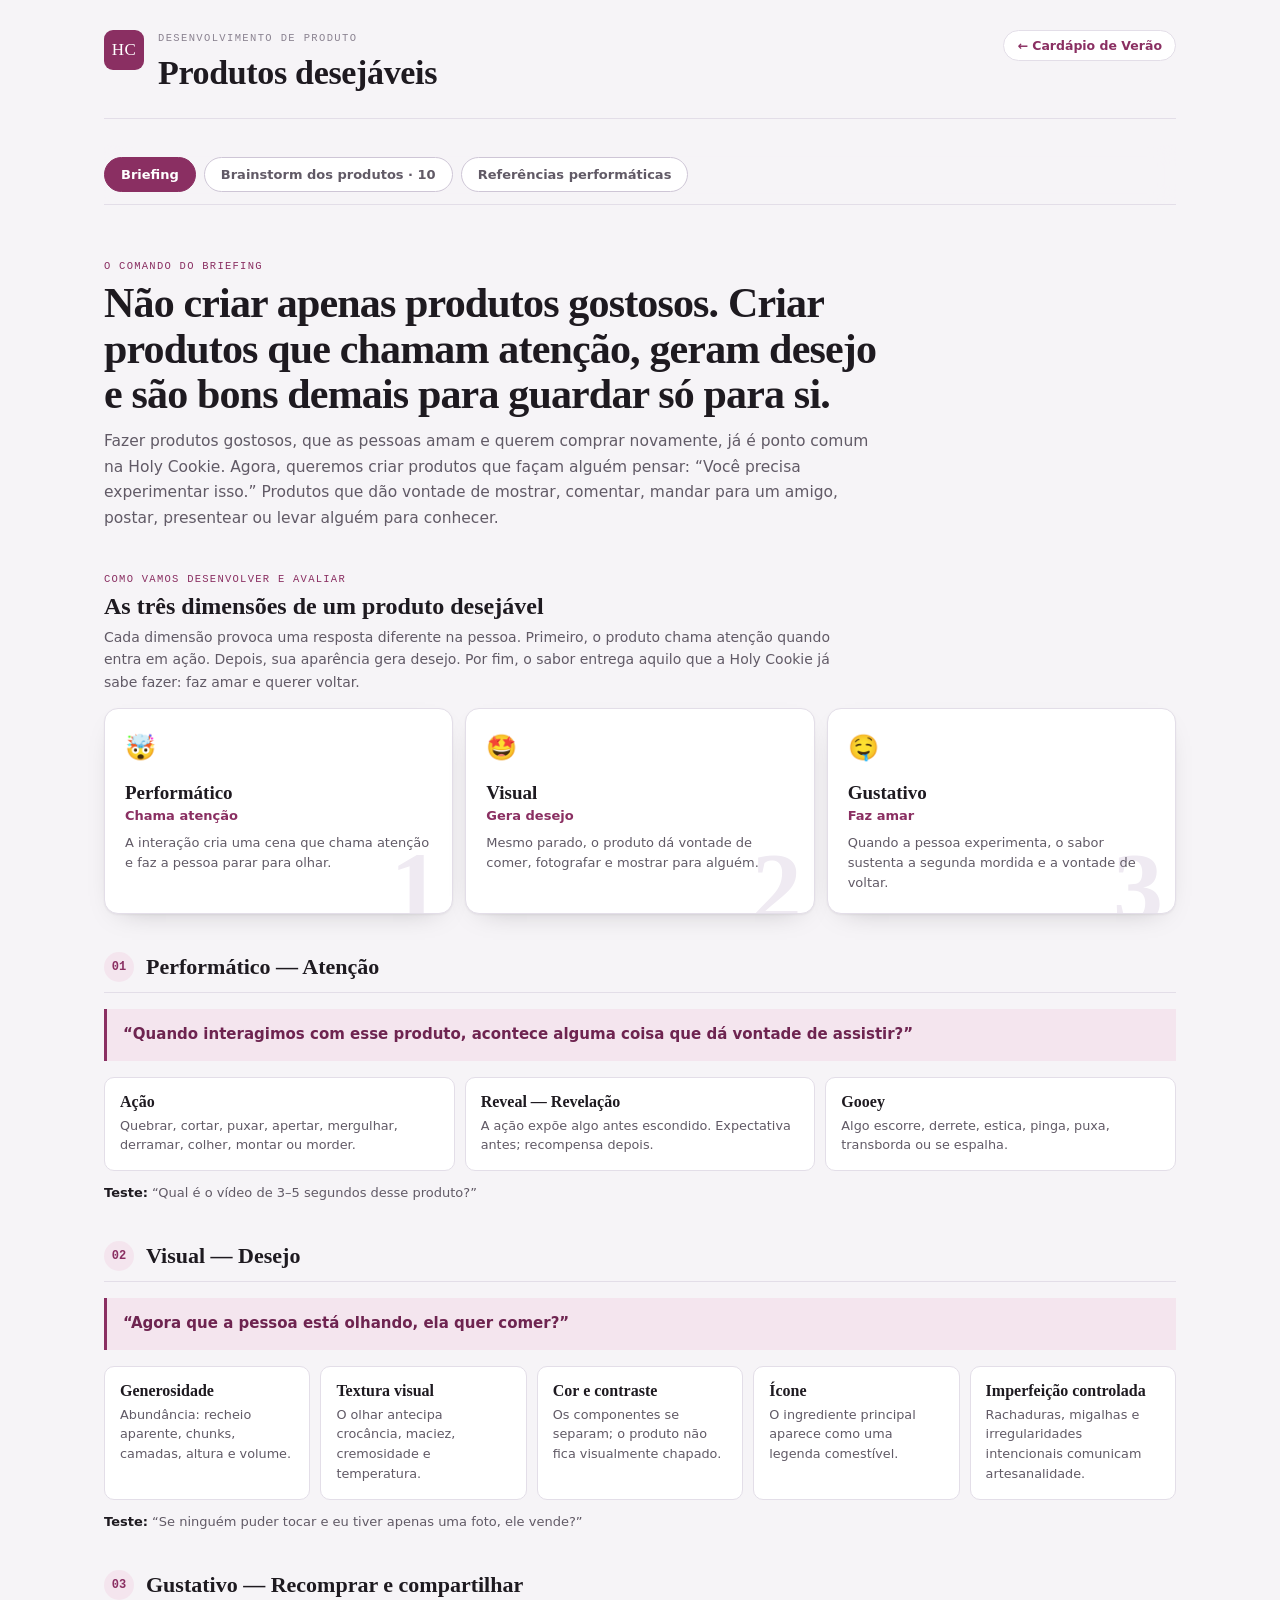
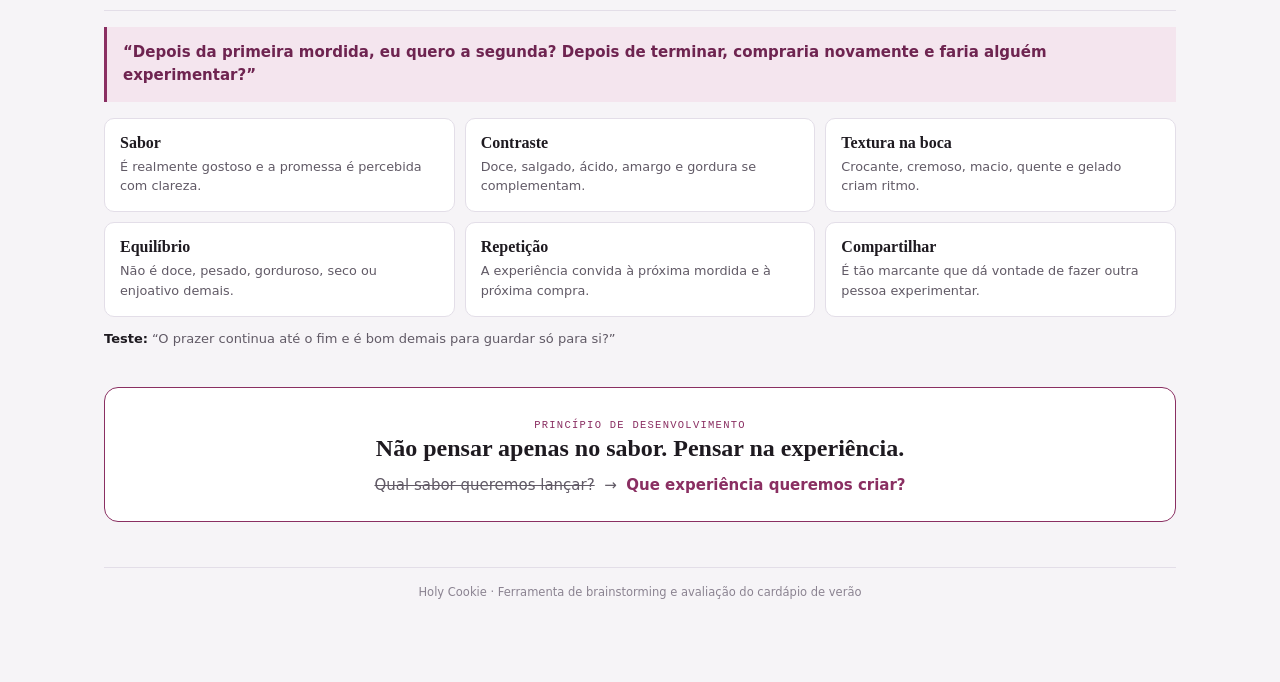
<file: produtos-desejaveis/index.html>
<!doctype html>
<html lang="pt-BR">
<head>
<meta charset="utf-8">
<meta name="viewport" content="width=device-width, initial-scale=1, viewport-fit=cover">
<meta name="robots" content="noindex, nofollow">
<title>Produtos Desejáveis · Holy Cookie</title>
<link rel="icon" href="data:image/svg+xml,<svg xmlns='http://www.w3.org/2000/svg' viewBox='0 0 100 100'><text y='.9em' font-size='90'>🍪</text></svg>">
<link rel="stylesheet" href="../base.css">
<style>
  :root { --maxw: 1120px; }
  .masthead { align-items: flex-start; }
  .masthead h1 { font-size: clamp(24px, 4vw, 34px); }
  .voltar { color: var(--accent); font-size: 12.5px; font-weight: 600; text-decoration: none; white-space: nowrap; }
  .voltar:hover { text-decoration: underline; }
  .tabs { position: sticky; top: 0; z-index: 20; display: flex; gap: 8px; padding: 12px 0; background: color-mix(in srgb, var(--bg) 92%, transparent); backdrop-filter: blur(12px); border-bottom: 1px solid var(--line); }
  .tab { border: 1px solid var(--line-2); border-radius: 100px; padding: 9px 16px; background: var(--surface); color: var(--ink-2); font: 600 13px var(--font-body); cursor: pointer; text-decoration: none; white-space: nowrap; }
  .tab:hover { border-color: var(--accent); color: var(--accent); }
  .tab.on { background: var(--accent); border-color: var(--accent); color: #fff; }
  .panel { padding-top: 28px; }
  .intro { max-width: 780px; margin-bottom: 28px; }
  .intro .kicker, .label { font: 10.5px var(--font-mono); letter-spacing: .12em; text-transform: uppercase; color: var(--accent); }
  .intro h2 { margin-top: 5px; font: 600 clamp(26px, 4vw, 42px)/1.08 var(--font-display); letter-spacing: -.02em; text-wrap: balance; }
  .intro p { margin-top: 12px; color: var(--ink-2); font-size: 15.5px; line-height: 1.65; }
  .dimensions-intro { max-width: 760px; margin: 34px 0 15px; }
  .dimensions-intro h3 { margin-top: 4px; font: 600 24px var(--font-display); }
  .dimensions-intro p { margin-top: 6px; color: var(--ink-2); font-size: 14px; line-height: 1.6; }
  .manifesto { display: grid; grid-template-columns: repeat(3, 1fr); gap: 12px; margin: 0 0 34px; }
  .manifesto-card { position: relative; overflow: hidden; min-height: 160px; border: 1px solid var(--line); border-radius: 14px; padding: 20px; background: var(--surface); box-shadow: var(--shadow-1); }
  .manifesto-card::after { content: attr(data-n); position: absolute; right: 12px; bottom: -32px; font: 700 100px var(--font-display); color: var(--surface-2); z-index: 0; }
  .manifesto-card > * { position: relative; z-index: 1; }
  .manifesto-card .emoji { font-size: 25px; }
  .manifesto-card h3 { margin-top: 14px; font: 600 19px var(--font-display); }
  .manifesto-card strong { display: block; margin-top: 2px; color: var(--accent); font-size: 13px; }
  .manifesto-card p { margin-top: 7px; color: var(--ink-2); font-size: 13px; }
  .brief-section { margin: 38px 0; }
  .brief-head { display: flex; gap: 12px; align-items: center; padding-bottom: 10px; border-bottom: 1px solid var(--line); }
  .brief-num { width: 30px; height: 30px; display: grid; place-items: center; border-radius: 50%; background: var(--accent-soft); color: var(--accent); font: 700 12px var(--font-mono); }
  .brief-head h3 { font: 600 22px var(--font-display); }
  .brief-question { margin: 16px 0; padding: 14px 16px; border-left: 3px solid var(--accent); background: var(--accent-soft); color: var(--accent-ink); font-weight: 650; }
  .element-grid { display: grid; grid-template-columns: repeat(auto-fit, minmax(205px, 1fr)); gap: 10px; }
  .element-grid.six { grid-template-columns: repeat(3, 1fr); }
  .element { border: 1px solid var(--line); border-radius: 10px; padding: 15px; background: var(--surface); }
  .element h4 { font: 600 16px var(--font-display); }
  .element p { margin-top: 5px; color: var(--ink-2); font-size: 12.8px; }
  .test { margin-top: 12px; color: var(--ink-2); font-size: 13px; }
  .test b { color: var(--ink); }
  .principio { margin: 38px 0 10px; border: 1px solid var(--accent); border-radius: 14px; padding: 24px; background: var(--surface); text-align: center; }
  .principio h3 { font: 600 24px var(--font-display); }
  .principio .troca { margin-top: 12px; color: var(--ink-2); }
  .principio .troca strong { color: var(--accent); }

  .product-layout { display: grid; grid-template-columns: 230px minmax(0, 1fr); gap: 28px; align-items: start; }
  .product-tabs { position: sticky; top: 70px; display: flex; flex-direction: column; gap: 6px; max-height: calc(100vh - 96px); overflow: auto; padding-right: 6px; }
  .product-tab { display: grid; grid-template-columns: 28px 1fr; gap: 9px; align-items: center; width: 100%; border: 1px solid transparent; border-radius: 9px; padding: 9px 10px; background: transparent; color: var(--ink-2); font: 600 12.5px/1.25 var(--font-body); text-align: left; cursor: pointer; }
  .product-tab:hover { background: var(--surface-2); color: var(--ink); }
  .product-tab.on { background: var(--surface); border-color: var(--line-2); color: var(--accent); box-shadow: var(--shadow-1); }
  .product-tab .n { display: grid; place-items: center; width: 27px; height: 27px; border-radius: 7px; background: var(--surface-2); font: 700 10px var(--font-mono); }
  .product-tab.on .n { background: var(--accent); color: #fff; }
  .product-photo { position: relative; display: grid; place-items: center; height: min(58vh, 560px); min-height: 390px; margin-bottom: 24px; overflow: hidden; border: 1px solid var(--line); border-radius: 14px; background: var(--surface-2); box-shadow: var(--shadow-1); }
  .product-photo img { width: 100%; height: 100%; object-fit: contain; display: block; }
  .product-photo figcaption { position: absolute; left: 12px; bottom: 12px; max-width: calc(100% - 24px); border-radius: 100px; padding: 6px 11px; background: color-mix(in srgb, var(--surface) 92%, transparent); color: var(--ink-2); font: 10.5px var(--font-mono); box-shadow: var(--shadow-1); }
  .product-hero { display: grid; grid-template-columns: minmax(0, 1.4fr) minmax(180px, .6fr); gap: 20px; border-bottom: 1px solid var(--line); padding-bottom: 24px; }
  .product-hero h2 { margin-top: 6px; font: 600 clamp(28px, 5vw, 45px)/1.05 var(--font-display); letter-spacing: -.025em; }
  .product-hero .base { margin-top: 12px; color: var(--ink-2); font-size: 14.5px; line-height: 1.65; }
  .direction { align-self: stretch; border-radius: 12px; padding: 17px; background: var(--accent-soft); color: var(--accent-ink); }
  .direction span { font: 10px var(--font-mono); letter-spacing: .1em; text-transform: uppercase; }
  .direction p { margin-top: 7px; font: 600 16px/1.4 var(--font-display); }
  .dimensions { display: grid; gap: 14px; margin-top: 22px; }
  .dimension { border: 1px solid var(--line); border-radius: 13px; background: var(--surface); box-shadow: var(--shadow-1); overflow: hidden; }
  .dimension-head { display: grid; grid-template-columns: 42px 1fr; gap: 12px; padding: 18px 20px 15px; border-bottom: 1px solid var(--line); }
  .dimension-icon { width: 42px; height: 42px; display: grid; place-items: center; border-radius: 10px; background: var(--surface-2); font-size: 22px; }
  .dimension h3 { font: 600 19px var(--font-display); }
  .dimension-head p { color: var(--ink-2); font-size: 12.5px; }
  .ideas { display: grid; grid-template-columns: repeat(3, 1fr); }
  .idea { padding: 15px 18px 17px; border-right: 1px solid var(--line); }
  .idea:last-child { border-right: 0; }
  .idea h4 { font: 700 10px var(--font-mono); letter-spacing: .09em; text-transform: uppercase; color: var(--accent); }
  .idea ul { margin: 9px 0 0 17px; }
  .idea li { margin-top: 6px; font-size: 13px; line-height: 1.45; }
  .scene { margin: 0 18px 18px; padding: 11px 13px; border-radius: 8px; background: var(--surface-2); font-size: 12.5px; color: var(--ink-2); }
  .scene b { color: var(--ink); }
  .evaluation { margin-top: 28px; border-top: 1px solid var(--line); padding-top: 26px; }
  .evaluation-head { display: flex; justify-content: space-between; gap: 12px; align-items: end; }
  .evaluation h3 { font: 600 23px var(--font-display); }
  .evaluation-head p { color: var(--ink-3); font-size: 12px; }
  .score-grid { display: grid; grid-template-columns: repeat(3, 1fr); gap: 10px; margin-top: 14px; }
  .score-card { border: 1px solid var(--line); border-radius: 10px; padding: 14px; background: var(--surface); }
  .score-card label { display: block; font-size: 12px; font-weight: 650; }
  .score-card select { width: 100%; margin-top: 8px; border: 1px solid var(--line-2); border-radius: 8px; padding: 9px; background: var(--bg); color: var(--ink); font: 13px var(--font-body); }
  .notes { margin-top: 10px; }
  .notes label { display: block; margin-bottom: 6px; font-size: 12px; font-weight: 650; }
  .notes textarea { width: 100%; min-height: 110px; resize: vertical; border: 1px solid var(--line-2); border-radius: 10px; padding: 12px; background: var(--surface); color: var(--ink); font: 14px/1.5 var(--font-body); }
  .save-state { min-height: 18px; margin-top: 6px; color: var(--ok); font: 10.5px var(--font-mono); }
  .footnote { margin-top: 45px; padding-top: 16px; border-top: 1px solid var(--line); color: var(--ink-3); font-size: 11.5px; text-align: center; }
  @media (max-width: 800px) {
    .manifesto { grid-template-columns: 1fr; }
    .manifesto-card { min-height: 130px; }
    .product-layout { grid-template-columns: 1fr; }
    .product-tabs { position: static; flex-direction: row; overflow-x: auto; padding: 0 0 8px; scroll-snap-type: x mandatory; }
    .product-tab { min-width: 175px; scroll-snap-align: start; }
    .product-hero { grid-template-columns: 1fr; }
    .ideas, .score-grid { grid-template-columns: 1fr; }
    .element-grid.six { grid-template-columns: repeat(auto-fit, minmax(205px, 1fr)); }
    .idea { border-right: 0; border-bottom: 1px solid var(--line); }
    .idea:last-child { border-bottom: 0; }
  }
  @media (max-width: 560px) {
    .wrap { padding-inline: 16px; }
    .masthead { padding-top: 20px; }
    .masthead .ident { width: 100%; }
    .tabs { overflow-x: auto; }
    .tab { white-space: nowrap; }
    .panel { padding-top: 22px; }
    .product-hero h2 { font-size: 34px; }
    .product-photo { height: 68vh; min-height: 440px; }
    .dimension-head { padding-inline: 15px; }
    .idea { padding-inline: 15px; }
  }
</style>
</head>
<body>
<div class="wrap">
  <header class="masthead">
    <div class="monogram">HC</div>
    <div class="masthead-text">
      <span class="eyebrow">Desenvolvimento de produto</span>
      <h1>Produtos desejáveis</h1>
    </div>
    <div class="ident"><a class="voltar" href="../cardapio-verao/">← Cardápio de Verão</a></div>
  </header>

  <nav class="tabs" aria-label="Seções principais">
    <button class="tab on" data-panel="briefing">Briefing</button>
    <button class="tab" data-panel="produtos">Brainstorm dos produtos <span id="product-count"></span></button>
    <a class="tab" href="../referencias-performaticas/">Referências performáticas</a>
  </nav>
  <main id="panel" class="panel"></main>
  <p class="footnote">Holy Cookie · Ferramenta de brainstorming e avaliação do cardápio de verão</p>
</div>

<script>
const DIMENSOES = [
  { id: "performatico", icon: "🤯", nome: "Performático", promessa: "Chama atenção", elementos: ["Ação", "Reveal", "Gooey"] },
  { id: "visual", icon: "🤩", nome: "Visual", promessa: "Gera desejo", elementos: ["Generosidade", "Textura visual", "Cor e contraste", "Ícone", "Imperfeição"] },
  { id: "gustativo", icon: "🤤", nome: "Gustativo", promessa: "Faz amar", elementos: ["Sabor", "Contraste", "Textura na boca", "Equilíbrio", "Repetição"] }
];

const PRODUTOS = [
  {
    id: "ice-cookie", nome: "Ice Cookie",
    foto: "../cardapio-verao/fotos/ice-cookie.jpg",
    base: "Sanduíche de dois cookies com uma camada generosa de sorvete no centro. O produto precisa continuar reconhecível como cookie mesmo congelado.",
    direcao: "Construir uma casquinha de revelação: o consumo normal precisa produzir estalo, quebra, contraste e um centro escondido.",
    performance: [
      ["Aplicar uma casquinha fina de chocolate que endurece no frio e estala sem dificultar a mordida", "Assar um cookie mais seco e estruturado por fora, mas que não fique duro demais quando congelado", "Dimensionar as camadas para que a pressão da mordida quebre a estrutura, em vez de apenas amassar o produto"],
      ["Esconder no centro do sorvete um pequeno núcleo de ganache, caramelo ou creme de pistache", "Manter casquinha, cookie, sorvete e núcleo visualmente separados na seção interna", "Fazer o recheio aparecer apenas depois que a cobertura e o cookie forem rompidos"],
      ["Usar sorvete mais macio que a estrutura externa para ele começar a sair quando pressionado", "Manter o núcleo mais fluido que o sorvete para criar um segundo movimento", "Combinar casquinha crocante, cookie estruturado, sorvete cremoso e centro fluido em uma única mordida"]
    ],
    visual: [
      ["Camada de sorvete quase da altura do cookie", "Chunks grandes aparentes na massa", "Borda recheada sem excesso de acabamento"],
      ["Cookie rugoso contra sorvete liso", "Casquinha fina de chocolate contra centro cremoso", "Migalhas aderidas à lateral"],
      ["Cookie dourado + sorvete claro + chocolate escuro", "Faixa colorida quando o sabor pedir", "Laterais limpas para a leitura em miniatura"],
      ["Ingrediente do sabor aplicado na borda", "Meio pistache, Oreo ou morango reconhecível", "Uma unidade cortada ao lado da inteira"],
      ["Bordas levemente irregulares", "Sorvete pressionado de maneira orgânica", "Chocolate com quebra real, não perfeito"]
    ],
    taste: [
      ["Cookie com sabor intenso mesmo gelado", "Sorvete de perfil simples para não apagar a massa", "Centro com sabor prometido claramente reconhecível"],
      ["Pitada de sal no cookie contra o doce do sorvete", "Fruta ácida nos sabores mais doces", "Chocolate amargo como acabamento"],
      ["Cookie macio o bastante para morder congelado", "Casquinha fina crocante + sorvete cremoso", "Chunks pequenos para não endurecer demais"],
      ["Evitar camada de sorvete grande demais para a massa", "Calda apenas no centro", "Porção que termina antes de ficar pesada"],
      ["Primeira mordida entrega todas as camadas", "Cada mordida mantém cookie e sorvete", "Doçura baixa o suficiente para querer outro"]
    ],
    cena: "Morder → casquinha estala → cookie quebra → sorvete aparece → núcleo é revelado."
  },
  {
    id: "cookie-sorvete", nome: "Cookie com sorvete",
    foto: "../cardapio-verao/fotos/cookie-sorvete.jpg",
    base: "Cookie servido quente no pote com sorvete. A diferença de temperatura deve ser visível antes mesmo de ser provada.",
    direcao: "Transformar o cookie em um recipiente quente que guarda um centro cremoso e faz o sorvete mudar de estado durante o consumo.",
    performance: [
      ["Assar o cookie em formato de ninho: borda firme e centro mais fino, feito para ceder à colher", "Servir o ninho realmente quente e o sorvete em temperatura cremosa, não congelado como pedra", "Usar um pote estreito o suficiente para direcionar sorvete e recheio para o centro"],
      ["Esconder uma camada de ganache ou calda quente sob a bola de sorvete", "Fazer o fundo do ninho ter cor e textura diferentes da borda", "Garantir que a primeira colher atravesse sorvete, cookie e núcleo de uma vez"],
      ["Calibrar o calor para o sorvete começar a derreter sem virar líquido imediatamente", "Usar recheio que amolece com a temperatura do cookie e se mistura lentamente ao sorvete", "Projetar rachaduras no ninho para conduzir o derretimento e deixar o movimento visível"]
    ],
    visual: [
      ["Uma bola alta, não achatada", "Cookie visível sob e ao redor do sorvete", "Cobertura aplicada com volume"],
      ["Massa rachada + sorvete liso", "Cookie quente + bordas derretidas", "Chunks crocantes por cima"],
      ["Sorvete claro separa do cookie dourado", "Calda escura desenha o volume", "Um acento de cor ligado ao sabor"],
      ["Chunk, fruta ou castanha no topo identifica o sabor", "Cookie continua sendo o protagonista", "Pote deixa a composição visível"],
      ["Calda irregular", "Migalhas no sorvete", "Derretimento real e controlado"]
    ],
    taste: [
      ["Cookie quente e intenso", "Sorvete lácteo e limpo", "Calda concentrada em poucos pontos"],
      ["Doce + sal na massa", "Chocolate + fruta ácida como opção", "Sorvete neutro contra recheio intenso"],
      ["Quente + gelado", "Borda crocante + centro macio", "Sorvete cremoso + chunks"],
      ["Menos calda do que parece necessário", "Bola proporcional ao cookie", "Servir antes de virar uma mistura líquida"],
      ["Toda colherada pega duas temperaturas", "Final não fica só com calda", "Tamanho permite terminar querendo mais"]
    ],
    cena: "A colher rompe o ninho → encontra o núcleo quente → o sorvete derrete pelas rachaduras e se mistura ao recheio."
  },
  {
    id: "cookie-fries", nome: "Cookie Fries + sorvete",
    foto: "../cardapio-verao/fotos/cookie-fries.jpg",
    base: "Tiras de cookie assadas como fritas, com sorvete de creme para mergulhar. O gesto de compartilhar pode ser parte do produto.",
    direcao: "Construir uma fry que aguenta o mergulho, quebra com clareza e carrega o sorvete sem perder o centro macio.",
    performance: [
      ["Assar tiras com exterior seco e crocante, mas centro espesso o bastante para permanecer macio", "Criar pequenas ranhuras ou superfície rugosa para o sorvete aderir à fry", "Dimensionar a tira para não quebrar com o peso do mergulho, mas estalar quando mordida"],
      ["Inserir em algumas fries um veio curto de chocolate ou caramelo que só aparece na quebra", "Manter chunks visíveis na seção interna para confirmar que é cookie", "Fazer a caixinha parecer cheia e esconder parte das fries até a pessoa retirar uma"],
      ["Usar sorvete macio e aderente, capaz de formar um pico ao levantar a fry", "Aplicar no fundo do pote uma calda mais fluida que aparece depois do primeiro mergulho", "Combinar exterior crocante, centro macio, sorvete cremoso e recheio fluido"]
    ],
    visual: [
      ["Caixinha cheia e tiras altas", "Pote de sorvete encostado, não escondido", "Mais de um tamanho de chunk visível"],
      ["Exterior assado + miolo macio", "Sorvete liso + fries rústicas", "Açúcar ou crumble só onde cria leitura"],
      ["Embalagem marcante + cookie dourado + sorvete branco", "Calda escura cria linhas", "Evitar cobrir todas as tiras da mesma cor"],
      ["Silhueta de batata frita é o ícone", "Chunk de chocolate entrega que é cookie", "Uma fry mergulhada explica o uso"],
      ["Comprimentos ligeiramente diferentes", "Bordas de corte visíveis", "Migalhas na caixinha"]
    ],
    taste: [
      ["Cookie amanteigado e levemente salgado", "Sorvete de creme com baixa doçura", "Molho opcional de sabor direto"],
      ["Doce + sal", "Chocolate + creme", "Opção de molho ácido para quebrar a gordura"],
      ["Fry firme para mergulhar sem quebrar", "Centro ainda macio", "Sorvete cremoso e frio"],
      ["Tiras finas para controlar a porção", "Um só sorvete e no máximo um molho", "Evitar açúcar extra na superfície"],
      ["Cada tira funciona como uma nova mordida", "O pote de sorvete dura até a última", "Produto compartilhável sem cansar"]
    ],
    cena: "Mergulhar → o sorvete adere às ranhuras → morder → a fry estala e revela o veio cremoso."
  },
  {
    id: "panelinha", nome: "Panelinha",
    foto: "../cardapio-verao/fotos/panelinha.jpg",
    base: "Cookie assado e servido quente na panelinha com sorvete e fruta. É o encontro mais teatral entre forno e mesa.",
    direcao: "Criar uma superfície que se rompe e revela um centro quente, enquanto o sorvete começa a derreter.",
    performance: [
      ["Assar uma borda alta e firme com um centro propositalmente mais fino e frágil", "Criar uma tampa crocante de cookie ou chocolate sob o sorvete, feita para romper à colher", "Usar panelinha rasa para que uma única colher atravesse todas as camadas"],
      ["Esconder sob a tampa um núcleo quente de ganache, doce de leite ou creme de fruta", "Manter o recheio represado até o centro ser rompido", "Posicionar o sorvete exatamente sobre a área de quebra para que o interior não seja antecipado"],
      ["Formular o núcleo para fluir quando quente, sem desaparecer dentro da massa", "Servir o sorvete macio o suficiente para encontrar o recheio no momento da quebra", "Fazer a temperatura criar três estados: crosta firme, centro fluido e sorvete derretendo"]
    ],
    visual: [
      ["Panelinha preenchida até perto da borda", "Uma bola central com altura", "Recheio visível em rachaduras"],
      ["Crosta assada + centro cremoso", "Sorvete liso + massa rústica", "Fruta fresca + chocolate"],
      ["Recipiente escuro destaca massa e sorvete", "Fruta dá o ponto de cor", "Calda cria profundidade"],
      ["Fruta ou castanha identifica o sabor", "Panelinha é a silhueta própria", "Cookie deve continuar legível"],
      ["Rachadura central real", "Borda assada irregular", "Sorvete já começando a ceder"]
    ],
    taste: [
      ["Massa de cookie bem assada na borda", "Centro de sabor concentrado", "Sorvete simples refresca"],
      ["Doce + sal", "Chocolate + fruta ácida", "Quente intenso + sorvete lácteo"],
      ["Crosta + miolo macio", "Quente + gelado", "Fruta firme + creme"],
      ["Panelinha rasa para não virar excesso de massa", "Calda localizada", "Acidez obrigatória nas versões mais doces"],
      ["Colheradas mantêm contraste até o fundo", "Não sobra uma poça doce no final", "Porção boa para dividir ou terminar"]
    ],
    cena: "A colher quebra a tampa → o núcleo quente sobe → o sorvete desce e os dois se encontram no centro."
  },
  {
    id: "casquinha", nome: "Casquinha de sorvete de cookie",
    foto: "../cardapio-verao/fotos/casquinha.jpg",
    base: "Sorvete servido em uma casquinha feita de cookie. A casquinha não é embalagem: ela é metade da experiência.",
    direcao: "Fazer a borda de cookie, o sorvete e o acabamento do sabor serem lidos em uma única silhueta.",
    performance: [
      ["Assar a casquinha com parede fina, seca e crocante, capaz de estalar sem se despedaçar inteira", "Revestir o interior com uma película de chocolate para conservar a crocância", "Reforçar a base para suportar o sorvete e deixar a borda mais delicada para a primeira mordida"],
      ["Selar a ponta com um núcleo de chocolate, caramelo ou creme de pistache", "Manter esse centro escondido até as últimas mordidas", "Deixar a lateral da casquinha revelar chunks e textura real de cookie"],
      ["Usar sorvete mais macio que a casquinha para criar contraste imediato", "Fazer a película interna de chocolate quebrar junto da parede de cookie", "Calibrar o núcleo da ponta para permanecer cremoso mesmo frio"]
    ],
    visual: [
      ["Casquinha espessa o bastante para parecer cookie", "Sorvete alto e volumoso", "Acabamento concentrado na borda"],
      ["Cookie rústico + sorvete liso", "Borda crocante + centro frio", "Chunks incorporados na casquinha"],
      ["Massa dourada enquadra sorvete claro", "Cobertura escura separa as áreas", "Ingrediente do sabor dá o acento"],
      ["A silhueta cone-cookie é o próprio ícone", "Topo identifica o sabor", "Borda mostra chunks de verdade"],
      ["Borda artesanal", "Formato não perfeitamente simétrico", "Gotas firmadas organicamente"]
    ],
    taste: [
      ["Casquinha com sabor real de cookie", "Sorvete não muito doce", "Ponta de chocolate fecha a experiência"],
      ["Massa salgada + sorvete doce", "Chocolate amargo na borda", "Fruta ácida nos sabores brancos"],
      ["Casquinha crocante sem ficar dura", "Sorvete cremoso", "Chunks pequenos para a mordida não quebrar tudo"],
      ["Espessura suficiente para segurar, não para pesar", "Cobertura só na borda", "Quantidade de sorvete proporcional"],
      ["A casquinha fica melhor conforme o sorvete amolece", "Última mordida tem recheio na ponta", "Não sobra uma base seca"]
    ],
    cena: "Morder → cookie e película de chocolate estalam → sorvete macio aparece → a última mordida libera o núcleo da ponta."
  },
  {
    id: "cookie-palito", nome: "Cookie no palito",
    foto: "../cardapio-verao/fotos/cookie-palito.jpg",
    base: "Cookie no formato de pop, coberto por uma casquinha fina de chocolate. Precisa ser imediatamente reconhecido como cookie, não como pirulito comum.",
    direcao: "Usar o estalo da cobertura e a revelação do cookie como assinatura de conteúdo.",
    performance: [
      ["Cobrir o cookie com uma casquinha integral muito fina, feita para estalar antes da massa", "Assar um cookie mais macio que a cobertura, mas firme o suficiente para permanecer preso ao palito", "Inserir o palito no eixo estrutural da massa para que o produto não gire ou se solte na mordida"],
      ["Criar uma camada de recheio entre a casquinha e o centro do cookie, invisível por fora", "Deixar uma pequena faixa lateral sem decoração para a seção interna ficar legível após a mordida", "Usar topping externo como legenda do sabor, sem revelar o recheio central"],
      ["Fazer a casquinha quebrar em placas pequenas e audíveis", "Manter o recheio cremoso em temperatura refrigerada", "Combinar estalo externo, massa macia e centro fluido sem transformar o produto em um bloco de chocolate"]
    ],
    visual: [
      ["Cookie espesso no palito", "Cobertura com volume só onde importa", "Pedaços grandes identificam o sabor"],
      ["Casca lisa + lateral rústica", "Cookie macio + cobertura crocante", "Decoração com relevo"],
      ["Cobertura cria alto contraste com a massa", "Duas cores no máximo", "Palito e embalagem não competem"],
      ["Meio cookie aparente ou mordido", "Ingrediente aplicado em uma faixa", "Formato redondo reconhecível"],
      ["Banho não perfeitamente reto", "Bordas de cookie expostas", "Topping distribuído de forma orgânica"]
    ],
    taste: [
      ["Cookie protagonista", "Cobertura fina e de chocolate real", "Recheio pequeno, porém perceptível"],
      ["Chocolate amargo + massa doce", "Sal na massa", "Fruta liofilizada ou castanha em versões específicas"],
      ["Estalo da casquinha + cookie macio", "Chunk crocante + recheio cremoso", "Palito não atrapalha a mordida"],
      ["Evitar cobertura grossa e cerosa", "Uma camada de recheio, não várias", "Tamanho de lanche, não sobremesa gigante"],
      ["Cada mordida preserva cobertura e cookie", "O final não fica só massa seca", "Doçura convida a terminar"]
    ],
    cena: "Morder → a cobertura estala → o cookie macio aparece → o centro cremoso fica exposto ao redor do palito."
  },
  {
    id: "cookie-felicidade", nome: "Cookie da Felicidade",
    foto: "../cardapio-verao/fotos/cookie-felicidade.jpg",
    base: "Pote em camadas inspirado no Pote da Felicidade, mas com leitura inequívoca de Holy Cookie. O pote precisa ter uma arquitetura, não uma mistura aleatória.",
    direcao: "Desenhar camadas largas e legíveis para que a colher cruze todas elas em um único movimento.",
    performance: [
      ["Construir camadas largas em um pote estreito para a colher ser obrigada a atravessar a arquitetura inteira", "Inserir um disco fino e quebradiço de chocolate no meio do pote", "Usar chunks estruturados acima e abaixo do disco para criar resistência antes da quebra"],
      ["Esconder sob o disco uma camada de cor e consistência inesperadas", "Manter o exterior parcialmente legível, mas impedir que o centro seja visto de cima", "Fazer a primeira colher romper a barreira e abrir um túnel que revela o interior"],
      ["Colocar creme mais fluido acima do disco para ele descer quando a barreira quebrar", "Usar ganache ou fruta abaixo para que duas cores se encontrem", "Equilibrar creme, chunks e camada crocante para o movimento não virar apenas uma mistura uniforme"]
    ],
    visual: [
      ["Camadas largas, não muitas camadas finas", "Chunks grandes encostados na parede", "Topo alto e finalizado"],
      ["Cookie quebrado + creme liso", "Ganache densa + farofa crocante", "Fruta fresca quando houver"],
      ["Três tons bem separados", "Pote transparente obrigatório", "Cor do ingrediente corta os marrons e cremes"],
      ["Um mini-cookie ou pedaço grande no topo", "Ingrediente principal encostado na parede", "Camadas funcionam como legenda"],
      ["Creme levemente irregular", "Pedaços em tamanhos diferentes", "Topo com movimento, sem roseta industrial"]
    ],
    taste: [
      ["Creme base menos doce", "Cookie mantém sabor e estrutura", "Uma camada concentra o sabor prometido"],
      ["Doce + ácido com fruta", "Chocolate + sal", "Creme lácteo reduz a intensidade da ganache"],
      ["Cremoso + crocante", "Massa macia + chunks", "Camadas com densidades diferentes"],
      ["Máximo de quatro componentes", "Creme funciona como respiro", "Pote menor e cheio em vez de grande e excessivo"],
      ["Proporção permite pegar tudo em cada colherada", "Última camada não é só creme", "Sabor evolui sem cansar"]
    ],
    cena: "A colher encontra resistência → quebra o disco → o creme desce → a colherada sobe com camadas antes separadas."
  },
  {
    id: "torta-quente", nome: "Torta quente",
    foto: "../cardapio-verao/fotos/torta.jpg",
    base: "Fatia alta de massa de cookie servida quente, em três sabores. Precisa parecer uma torta própria, não apenas um cookie grande cortado.",
    direcao: "Construir um centro que se revela no corte e um topo que identifica o sabor antes da explicação.",
    performance: [
      ["Assar a torta com borda firme, topo seco e centro de cocção mais macia", "Aplicar uma lâmina fina de chocolate ou caramelo no topo para produzir uma primeira quebra", "Concentrar o recheio em um núcleo, não distribuí-lo por toda a massa"],
      ["Criar contraste claro entre crosta, massa e núcleo no corte", "Usar ingrediente do sabor dentro do centro, não apenas como decoração", "Calibrar o tamanho do núcleo para ele permanecer completamente escondido antes do corte"],
      ["Formular o recheio para ficar cremoso e escorrer lentamente na temperatura de serviço", "Usar chunks que amolecem sem sumir dentro da massa", "Garantir que o núcleo se mova quando a fatia é aberta, mas não esvazie a torta inteira"]
    ],
    visual: [
      ["Fatia alta e pesada visualmente", "Centro aparente no corte", "Topo com ingrediente em quantidade"],
      ["Borda assada + miolo úmido", "Chunks + creme", "Topo crocante + centro macio"],
      ["Cada sabor recebe uma cor de assinatura", "Lateral cortada precisa ter contraste", "Prato claro destaca a massa"],
      ["Ingrediente do sabor no topo e no corte", "Fatia triangular comunica torta", "Um pedaço quebrado mostra a massa"],
      ["Topo rachado", "Borda irregular", "Recheio não perfeitamente centralizado"]
    ],
    taste: [
      ["Massa amanteigada com sabor próprio", "Recheio claro e direto", "Cobertura complementa, não repete"],
      ["Doce + sal", "Chocolate + fruta", "Castanha tostada contra creme"],
      ["Borda firme + centro macio", "Chunk crocante + recheio", "Opcional quente + gelado"],
      ["Fatia mais baixa se houver sorvete", "Núcleo concentrado em vez de rechear tudo", "Acidez em pelo menos um dos sabores"],
      ["Segunda garfada ainda tem contraste", "A borda não fica seca", "Tamanho permite comer sem dividir"]
    ],
    cena: "Quebrar o topo → cortar → a crosta se separa → o núcleo quente aparece e desce lentamente pela massa."
  },
  {
    id: "torta-gelada", nome: "Torta gelada",
    foto: "../cardapio-verao/fotos/torta.jpg",
    base: "Torta em camadas com brownie, creme de fruta e ganache meio amarga. A fruta verdadeira aparece na superfície e orienta o sabor.",
    direcao: "Tratar o corte limpo das camadas como o principal reveal e deixar a fruta romper a paleta de chocolate.",
    performance: [
      ["Construir a torta com três densidades: base firme, creme aerado e topo fino que oferece resistência", "Finalizar com uma película quebradiça de chocolate meio amargo", "Resfriar o suficiente para manter as camadas, sem congelar o creme e impedir o movimento"],
      ["Esconder no centro uma faixa viva de fruta que só aparece na seção cortada", "Fazer cada camada ter cor e espessura próprias", "Manter a fruta verdadeira dentro e no topo para conectar a revelação ao sabor"],
      ["Formular o creme para acompanhar o garfo sem escorrer como líquido", "Usar uma pequena faixa de coulis que começa a sair depois do corte", "Combinar estalo do topo, base densa, creme macio e fruta fluida"]
    ],
    visual: [
      ["Camadas espessas e fáceis de ler", "Fatia alta", "Fruta em pedaços reais no topo"],
      ["Brownie denso + creme liso + ganache", "Fruta úmida + topo firme", "Corte limpo com pequenas imperfeições"],
      ["Chocolate escuro + creme claro + cor viva da fruta", "Lateral é a foto principal", "Prato neutro"],
      ["A fruta funciona como legenda", "Uma meia fruta ou polpa identifica sem texto", "Brownie visível preserva a Holy Cookie"],
      ["Ganache com onda de espátula", "Fruta distribuída organicamente", "Borda do brownie real"]
    ],
    taste: [
      ["Brownie intenso", "Creme com fruta de verdade", "Ganache meio amarga"],
      ["Chocolate + acidez", "Doce + leve amargor", "Fruta perfumada + base amanteigada"],
      ["Brownie denso + creme aerado", "Ganache firme + fruta", "Gelada sem estar congelada demais"],
      ["Creme de fruta é o respiro", "Ganache mais fina que a base", "Fatia estreita e alta"],
      ["A acidez limpa cada garfada", "Todas as camadas chegam até o final", "Final de chocolate não pesa"]
    ],
    cena: "A faca quebra a película → atravessa três densidades → a seção revela a fruta viva e uma faixa curta de coulis."
  },
  {
    id: "frozen", nome: "Frozen de maracujá com manga",
    foto: "../cardapio-verao/fotos/frozen-maracuja-manga-conceito.png",
    fotoNota: "Imagem conceitual provisória · gerada por IA",
    base: "Frozen tropical que aproveita o processo já existente da loja. Maracujá traz acidez; manga dá corpo, cor e doçura natural.",
    direcao: "Fazer o encontro do amarelo da manga com a polpa do maracujá virar o ícone visual do produto.",
    performance: [
      ["Montar dois componentes com densidades diferentes em uma espiral marmorizada, não uma mistura uniforme", "Criar no topo uma película fina e congelada de fruta que oferece resistência à colher", "Usar copo transparente para que a arquitetura continue visível antes e depois da primeira colherada"],
      ["Esconder sob a película um centro de polpa de maracujá mais fluido", "Manter manga e maracujá em cores separadas dentro da espiral", "Fazer a colher quebrar o topo e abrir um caminho até o núcleo ácido"],
      ["Formular o frozen de manga mais cremoso e a polpa de maracujá mais fluida", "Usar sementes para mostrar o deslocamento da calda pelas curvas", "Calibrar a película para estalar e depois dissolver, sem formar um bloco duro"]
    ],
    visual: [
      ["Espiral alta acima do copo", "Polpa visível em mais de um ponto", "Copo cheio sem perder a forma"],
      ["Frozen liso + sementes crocantes", "Polpa líquida + creme firme", "Cubinhos de manga opcionais"],
      ["Amarelo manga + amarelo ácido + sementes pretas", "Copo transparente", "Evitar coberturas marrons que apagam o tropical"],
      ["Sementes de maracujá são a legenda", "Fatia ou cubo de manga confirma o segundo sabor", "Swirl é a silhueta"],
      ["Espiral orgânica", "Polpa cai de modo diferente em cada copo", "Começo de derretimento comunica cremosidade"]
    ],
    taste: [
      ["Maracujá evidente primeiro", "Manga arredonda o final", "Base láctea leve, se houver"],
      ["Doce da manga + ácido do maracujá", "Cremoso + frutado", "Pitada mínima de sal pode ampliar a fruta"],
      ["Frozen cremoso + sementes", "Calda fluida + corpo gelado", "Cubos pequenos se não travarem o canudo"],
      ["Acidez suficiente para refrescar", "Pouca calda adicionada", "Copo menor se a base for muito cremosa"],
      ["Cada colherada limpa a anterior", "Polpa distribuída até o fundo", "Final refrescante, não açucarado"]
    ],
    cena: "A colher quebra a película → revela a polpa → o maracujá desce pelas curvas e se mistura ao frozen de manga."
  }
];

let abaAtual = (location.hash || "#briefing").slice(1).split("/")[0];
if (!["briefing", "produtos"].includes(abaAtual)) abaAtual = "briefing";
let produtoAtual = (location.hash.split("/")[1] || PRODUTOS[0].id);
if (!PRODUTOS.some(p => p.id === produtoAtual)) produtoAtual = PRODUTOS[0].id;
const panel = document.getElementById("panel");
document.getElementById("product-count").textContent = "· " + PRODUTOS.length;

function h(tag, cls, text) {
  const node = document.createElement(tag);
  if (cls) node.className = cls;
  if (text != null) node.textContent = text;
  return node;
}

function renderBriefing() {
  const frag = document.createDocumentFragment();
  const intro = h("section", "intro");
  intro.append(h("span", "kicker", "O comando do briefing"));
  intro.append(h("h2", null, "Não criar apenas produtos gostosos. Criar produtos que chamam atenção, geram desejo e são bons demais para guardar só para si."));
  intro.append(h("p", null, "Fazer produtos gostosos, que as pessoas amam e querem comprar novamente, já é ponto comum na Holy Cookie. Agora, queremos criar produtos que façam alguém pensar: “Você precisa experimentar isso.” Produtos que dão vontade de mostrar, comentar, mandar para um amigo, postar, presentear ou levar alguém para conhecer."));
  frag.append(intro);

  const dimensionsIntro = h("section", "dimensions-intro");
  dimensionsIntro.append(h("span", "label", "Como vamos desenvolver e avaliar"));
  dimensionsIntro.append(h("h3", null, "As três dimensões de um produto desejável"));
  dimensionsIntro.append(h("p", null, "Cada dimensão provoca uma resposta diferente na pessoa. Primeiro, o produto chama atenção quando entra em ação. Depois, sua aparência gera desejo. Por fim, o sabor entrega aquilo que a Holy Cookie já sabe fazer: faz amar e querer voltar."));
  frag.append(dimensionsIntro);

  const manifesto = h("div", "manifesto");
  DIMENSOES.forEach((d, i) => {
    const card = h("article", "manifesto-card"); card.dataset.n = String(i + 1);
    card.append(h("div", "emoji", d.icon)); card.append(h("h3", null, d.nome)); card.append(h("strong", null, d.promessa));
    card.append(h("p", null, i === 0 ? "A interação cria uma cena que chama atenção e faz a pessoa parar para olhar." : i === 1 ? "Mesmo parado, o produto dá vontade de comer, fotografar e mostrar para alguém." : "Quando a pessoa experimenta, o sabor sustenta a segunda mordida e a vontade de voltar."));
    manifesto.append(card);
  });
  frag.append(manifesto);

  const briefing = [
    { n: "01", title: "Performático — Atenção", question: "Quando interagimos com esse produto, acontece alguma coisa que dá vontade de assistir?", test: "Qual é o vídeo de 3–5 segundos desse produto?", els: [["Ação", "Quebrar, cortar, puxar, apertar, mergulhar, derramar, colher, montar ou morder."], ["Reveal — Revelação", "A ação expõe algo antes escondido. Expectativa antes; recompensa depois."], ["Gooey", "Algo escorre, derrete, estica, pinga, puxa, transborda ou se espalha."]] },
    { n: "02", title: "Visual — Desejo", question: "Agora que a pessoa está olhando, ela quer comer?", test: "Se ninguém puder tocar e eu tiver apenas uma foto, ele vende?", els: [["Generosidade", "Abundância: recheio aparente, chunks, camadas, altura e volume."], ["Textura visual", "O olhar antecipa crocância, maciez, cremosidade e temperatura."], ["Cor e contraste", "Os componentes se separam; o produto não fica visualmente chapado."], ["Ícone", "O ingrediente principal aparece como uma legenda comestível."], ["Imperfeição controlada", "Rachaduras, migalhas e irregularidades intencionais comunicam artesanalidade."]] },
    { n: "03", title: "Gustativo — Recomprar e compartilhar", question: "Depois da primeira mordida, eu quero a segunda? Depois de terminar, compraria novamente e faria alguém experimentar?", test: "O prazer continua até o fim e é bom demais para guardar só para si?", els: [["Sabor", "É realmente gostoso e a promessa é percebida com clareza."], ["Contraste", "Doce, salgado, ácido, amargo e gordura se complementam."], ["Textura na boca", "Crocante, cremoso, macio, quente e gelado criam ritmo."], ["Equilíbrio", "Não é doce, pesado, gorduroso, seco ou enjoativo demais."], ["Repetição", "A experiência convida à próxima mordida e à próxima compra."], ["Compartilhar", "É tão marcante que dá vontade de fazer outra pessoa experimentar."]] }
  ];
  briefing.forEach(b => {
    const sec = h("section", "brief-section");
    const head = h("div", "brief-head"); head.append(h("span", "brief-num", b.n)); head.append(h("h3", null, b.title)); sec.append(head);
    sec.append(h("div", "brief-question", "“" + b.question + "”"));
    const grid = h("div", "element-grid" + (b.n === "03" ? " six" : ""));
    b.els.forEach(e => { const item = h("article", "element"); item.append(h("h4", null, e[0])); item.append(h("p", null, e[1])); grid.append(item); });
    sec.append(grid); const test = h("p", "test"); test.innerHTML = "<b>Teste:</b> “" + b.test + "”"; sec.append(test); frag.append(sec);
  });
  const principio = h("section", "principio");
  principio.append(h("span", "label", "Princípio de desenvolvimento")); principio.append(h("h3", null, "Não pensar apenas no sabor. Pensar na experiência."));
  const troca = h("p", "troca"); troca.innerHTML = "<s>Qual sabor queremos lançar?</s> &nbsp;→&nbsp; <strong>Que experiência queremos criar?</strong>"; principio.append(troca); frag.append(principio);
  panel.replaceChildren(frag);
}

function dimensionCard(d, groups, scene) {
  const card = h("section", "dimension");
  const head = h("div", "dimension-head"); head.append(h("div", "dimension-icon", d.icon));
  const txt = h("div"); txt.append(h("h3", null, d.nome + " — " + d.promessa)); txt.append(h("p", null, d.elementos.join(" · "))); head.append(txt); card.append(head);
  const ideas = h("div", "ideas");
  const labels = d.id === "performatico" ? ["Como construir a ação", "Como construir o reveal", "Como construir o gooey"] : d.elementos;
  labels.forEach((elemento, i) => {
    const idea = h("div", "idea"); idea.append(h("h4", null, elemento)); const ul = h("ul"); (groups[i] || []).forEach(x => ul.append(h("li", null, x))); idea.append(ul); ideas.append(idea);
  });
  card.append(ideas);
  if (scene) { const s = h("p", "scene"); s.innerHTML = "<b>O que acontece no consumo normal:</b> " + scene; card.append(s); }
  return card;
}

function storageKey(id) { return "hc-produto-desejavel:" + id; }
function saved(id) { try { return JSON.parse(localStorage.getItem(storageKey(id))) || {}; } catch { return {}; } }
function saveEvaluation(produto, wrap) {
  const data = { notes: wrap.querySelector("textarea").value };
  wrap.querySelectorAll("select").forEach(s => data[s.dataset.dim] = s.value);
  localStorage.setItem(storageKey(produto.id), JSON.stringify(data));
  const state = wrap.querySelector(".save-state"); state.textContent = "Salvo neste navegador";
  clearTimeout(saveEvaluation._t); saveEvaluation._t = setTimeout(() => state.textContent = "", 1800);
}

function evaluation(produto) {
  const data = saved(produto.id), box = h("section", "evaluation");
  const head = h("div", "evaluation-head"); const title = h("div"); title.append(h("span", "label", "Ficha de avaliação")); title.append(h("h3", null, "O que sobrevive ao teste?")); head.append(title); head.append(h("p", null, "1 = fraco · 5 = excepcional")); box.append(head);
  const grid = h("div", "score-grid");
  DIMENSOES.forEach(d => {
    const card = h("div", "score-card"); const label = h("label", null, d.icon + " " + d.nome + " — " + d.promessa); label.htmlFor = "score-" + d.id; card.append(label);
    const select = h("select"); select.id = "score-" + d.id; select.dataset.dim = d.id;
    [["", "Ainda não avaliado"], ["1", "1 · Fraco"], ["2", "2 · Precisa mudar"], ["3", "3 · Promissor"], ["4", "4 · Forte"], ["5", "5 · Excepcional"]].forEach(o => { const opt = h("option", null, o[1]); opt.value = o[0]; select.append(opt); });
    select.value = data[d.id] || ""; card.append(select); grid.append(card);
  });
  box.append(grid);
  const notes = h("div", "notes"); const label = h("label", null, "Decisões, alterações e próximos testes"); label.htmlFor = "product-notes"; notes.append(label);
  const textarea = h("textarea"); textarea.id = "product-notes"; textarea.placeholder = "Ex.: manter o reveal, reduzir a calda, testar a versão com maracujá…"; textarea.value = data.notes || ""; notes.append(textarea); box.append(notes);
  box.append(h("div", "save-state")); box.addEventListener("input", () => saveEvaluation(produto, box)); box.addEventListener("change", () => saveEvaluation(produto, box));
  return box;
}

function renderProdutos() {
  const p = PRODUTOS.find(x => x.id === produtoAtual) || PRODUTOS[0];
  const layout = h("div", "product-layout"); const nav = h("nav", "product-tabs"); nav.setAttribute("aria-label", "Produtos");
  PRODUTOS.forEach((produto, i) => {
    const btn = h("button", "product-tab" + (produto.id === p.id ? " on" : "")); btn.type = "button"; btn.append(h("span", "n", String(i + 1).padStart(2, "0"))); btn.append(h("span", null, produto.nome));
    btn.addEventListener("click", () => { produtoAtual = produto.id; history.replaceState(null, "", "#produtos/" + produtoAtual); renderProdutos(); window.scrollTo({ top: 0, behavior: "instant" }); }); nav.append(btn);
  });
  layout.append(nav);
  const content = h("article", "product-content");
  const figure = h("figure", "product-photo"); const img = document.createElement("img"); img.src = p.foto; img.alt = "Referência visual de " + p.nome; img.loading = "eager"; figure.append(img); figure.append(h("figcaption", null, p.fotoNota || "Foto de referência do produto")); content.append(figure);
  const hero = h("header", "product-hero"); const title = h("div"); title.append(h("span", "label", "Produto " + String(PRODUTOS.indexOf(p) + 1).padStart(2, "0") + " de " + PRODUTOS.length)); title.append(h("h2", null, p.nome)); title.append(h("p", "base", p.base)); hero.append(title);
  const direction = h("aside", "direction"); direction.append(h("span", null, "Direção sugerida")); direction.append(h("p", null, p.direcao)); hero.append(direction); content.append(hero);
  const dims = h("div", "dimensions"); dims.append(dimensionCard(DIMENSOES[0], p.performance, p.cena)); dims.append(dimensionCard(DIMENSOES[1], p.visual)); dims.append(dimensionCard(DIMENSOES[2], p.taste)); content.append(dims); content.append(evaluation(p)); layout.append(content); panel.replaceChildren(layout);
}

function redraw() {
  document.querySelectorAll(".tab").forEach(b => b.classList.toggle("on", b.dataset.panel === abaAtual));
  if (abaAtual === "briefing") renderBriefing(); else renderProdutos();
}
document.querySelectorAll(".tab").forEach(btn => btn.addEventListener("click", () => {
  abaAtual = btn.dataset.panel; history.replaceState(null, "", abaAtual === "produtos" ? "#produtos/" + produtoAtual : "#briefing"); redraw(); window.scrollTo({ top: 0, behavior: "instant" });
}));
window.addEventListener("hashchange", () => { const [tab, product] = location.hash.slice(1).split("/"); if (["briefing", "produtos"].includes(tab)) abaAtual = tab; if (PRODUTOS.some(p => p.id === product)) produtoAtual = product; redraw(); });
redraw();
</script>
</body>
</html>
</file>
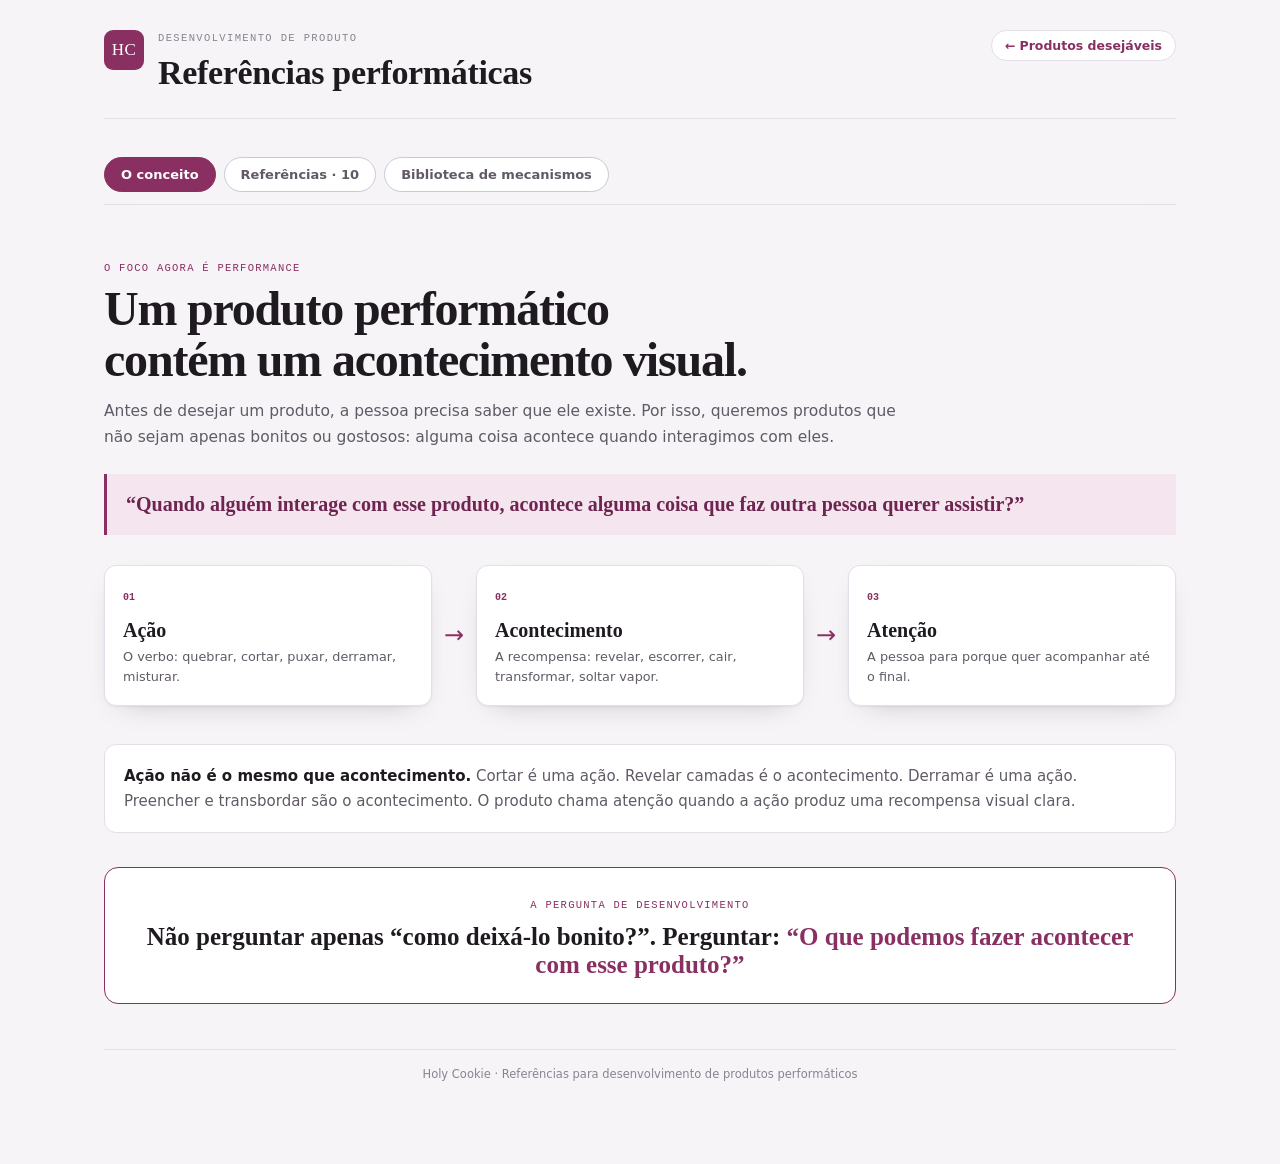
<file: referencias-performaticas/index.html>
<!doctype html>
<html lang="pt-BR">
<head>
<meta charset="utf-8">
<meta name="viewport" content="width=device-width, initial-scale=1, viewport-fit=cover">
<meta name="robots" content="noindex, nofollow">
<title>Referências Performáticas · Holy Cookie</title>
<link rel="icon" href="data:image/svg+xml,<svg xmlns='http://www.w3.org/2000/svg' viewBox='0 0 100 100'><text y='.9em' font-size='90'>🤯</text></svg>">
<link rel="stylesheet" href="../base.css">
<style>
  :root { --maxw: 1120px; }
  .masthead { align-items: flex-start; }
  .masthead h1 { font-size: clamp(24px, 4vw, 34px); }
  .voltar { color: var(--accent); font-size: 12.5px; font-weight: 600; text-decoration: none; white-space: nowrap; }
  .voltar:hover { text-decoration: underline; }
  .tabs { position: sticky; top: 0; z-index: 20; display: flex; gap: 8px; padding: 12px 0; overflow-x: auto; background: color-mix(in srgb, var(--bg) 92%, transparent); backdrop-filter: blur(12px); border-bottom: 1px solid var(--line); }
  .tab { flex: none; border: 1px solid var(--line-2); border-radius: 100px; padding: 9px 16px; background: var(--surface); color: var(--ink-2); font: 600 13px var(--font-body); cursor: pointer; }
  .tab:hover { border-color: var(--accent); color: var(--accent); }
  .tab.on { background: var(--accent); border-color: var(--accent); color: #fff; }
  .panel { padding-top: 30px; }
  .intro { max-width: 800px; }
  .label { font: 10.5px var(--font-mono); letter-spacing: .12em; text-transform: uppercase; color: var(--accent); }
  .intro h2 { margin-top: 6px; font: 600 clamp(30px, 5vw, 48px)/1.06 var(--font-display); letter-spacing: -.025em; text-wrap: balance; }
  .intro p { margin-top: 13px; color: var(--ink-2); font-size: 15.5px; line-height: 1.65; }
  .main-question { margin: 24px 0 30px; border-left: 3px solid var(--accent); padding: 16px 19px; background: var(--accent-soft); color: var(--accent-ink); font: 600 20px/1.45 var(--font-display); }
  .formula { display: grid; grid-template-columns: 1fr auto 1fr auto 1fr; gap: 12px; align-items: center; margin: 25px 0 38px; }
  .formula-card { min-height: 132px; border: 1px solid var(--line); border-radius: 12px; padding: 18px; background: var(--surface); box-shadow: var(--shadow-1); }
  .formula-card .num { font: 700 10px var(--font-mono); color: var(--accent); }
  .formula-card h3 { margin-top: 12px; font: 600 20px var(--font-display); }
  .formula-card p { margin-top: 5px; color: var(--ink-2); font-size: 12.8px; }
  .arrow { color: var(--accent); font-size: 24px; }
  .note { border: 1px solid var(--line); border-radius: 12px; padding: 19px; background: var(--surface); color: var(--ink-2); line-height: 1.65; }
  .note strong { color: var(--ink); }
  .section-title { margin-bottom: 18px; }
  .section-title h2 { margin-top: 4px; font: 600 29px var(--font-display); }
  .section-title p { margin-top: 6px; color: var(--ink-2); }
  .refs-layout { display: grid; grid-template-columns: 230px minmax(0, 1fr); gap: 28px; align-items: start; }
  .ref-tabs { position: sticky; top: 70px; display: flex; flex-direction: column; gap: 6px; max-height: calc(100vh - 92px); overflow-y: auto; padding-right: 5px; }
  .ref-tab { display: grid; grid-template-columns: 28px 1fr; gap: 9px; align-items: center; border: 1px solid transparent; border-radius: 9px; padding: 9px 10px; background: transparent; color: var(--ink-2); font: 600 12.5px/1.25 var(--font-body); text-align: left; cursor: pointer; }
  .ref-tab:hover { background: var(--surface-2); color: var(--ink); }
  .ref-tab.on { background: var(--surface); border-color: var(--line-2); color: var(--accent); box-shadow: var(--shadow-1); }
  .ref-tab .n { display: grid; place-items: center; width: 27px; height: 27px; border-radius: 7px; background: var(--surface-2); font: 700 10px var(--font-mono); }
  .ref-tab.on .n { background: var(--accent); color: #fff; }
  .ref-hero { display: grid; grid-template-columns: minmax(0, 1fr) auto; gap: 16px; align-items: start; padding-bottom: 20px; border-bottom: 1px solid var(--line); }
  .ref-hero h2 { margin-top: 5px; font: 600 clamp(29px, 4vw, 43px)/1.08 var(--font-display); }
  .ref-hero .source { margin-top: 6px; color: var(--ink-3); font: 11.5px var(--font-mono); }
  .chips { display: flex; gap: 6px; flex-wrap: wrap; justify-content: flex-end; }
  .mechanism { border-radius: 100px; padding: 5px 9px; background: var(--accent-soft); color: var(--accent-ink); font: 700 9.5px var(--font-mono); text-transform: uppercase; letter-spacing: .05em; }
  .sequence { margin: 18px 0; padding: 14px 16px; border-radius: 10px; background: var(--surface-2); color: var(--accent); font: 700 12px/1.6 var(--font-mono); text-transform: uppercase; text-align: center; }
  .ref-grid { display: grid; grid-template-columns: 1fr 1fr; gap: 12px; }
  .ref-block { border: 1px solid var(--line); border-radius: 10px; padding: 16px; background: var(--surface); }
  .ref-block h3 { font: 700 10px var(--font-mono); letter-spacing: .1em; text-transform: uppercase; color: var(--accent); }
  .ref-block p { margin-top: 7px; font-size: 13.5px; line-height: 1.55; }
  .principle { margin-top: 12px; border: 1px solid var(--accent); border-radius: 11px; padding: 17px; background: var(--surface); }
  .principle h3 { font: 700 10px var(--font-mono); letter-spacing: .1em; text-transform: uppercase; color: var(--accent); }
  .principle p { margin-top: 6px; font: 600 17px/1.45 var(--font-display); }
  .media { margin-top: 14px; border: 1px solid var(--line); border-radius: 12px; padding: 13px; background: var(--surface); }
  .media-head { display: flex; justify-content: space-between; gap: 12px; align-items: center; margin-bottom: 10px; }
  .media-head span { font: 700 10px var(--font-mono); letter-spacing: .1em; text-transform: uppercase; color: var(--ink-3); }
  .media-head a, .external { color: var(--accent); font-size: 12px; font-weight: 650; text-decoration: none; }
  .media-head a:hover, .external:hover { text-decoration: underline; }
  .video-wrap { position: relative; overflow: hidden; border-radius: 9px; background: #100d12; aspect-ratio: 16/9; }
  .video-wrap.short { max-width: 350px; margin-inline: auto; aspect-ratio: 9/16; }
  .video-wrap iframe { position: absolute; inset: 0; width: 100%; height: 100%; border: 0; }
  .media-link { display: grid; grid-template-columns: 54px 1fr auto; gap: 12px; align-items: center; min-height: 78px; border-radius: 9px; padding: 12px; background: var(--surface-2); color: var(--ink); text-decoration: none; }
  .media-link:hover { outline: 1px solid var(--accent); }
  .media-link .play { display: grid; place-items: center; width: 52px; height: 52px; border-radius: 50%; background: var(--accent); color: #fff; font-size: 18px; }
  .media-link strong { display: block; }
  .media-link small { color: var(--ink-3); }
  .library { display: grid; grid-template-columns: repeat(3, 1fr); gap: 10px; }
  .mechanism-card { border: 1px solid var(--line); border-radius: 11px; padding: 16px; background: var(--surface); }
  .mechanism-card .n { font: 700 10px var(--font-mono); color: var(--accent); }
  .mechanism-card h3 { margin-top: 9px; font: 600 17px var(--font-display); }
  .mechanism-card p { margin-top: 5px; color: var(--ink-2); font-size: 12.5px; }
  .actions { display: flex; flex-wrap: wrap; gap: 7px; margin-top: 28px; }
  .action { border: 1px solid var(--line-2); border-radius: 100px; padding: 7px 11px; background: var(--surface); font: 600 12px var(--font-body); }
  .questions { display: grid; grid-template-columns: repeat(3, 1fr); gap: 11px; margin-top: 30px; }
  .question { border-top: 3px solid var(--accent); border-radius: 0 0 10px 10px; padding: 17px; background: var(--surface); box-shadow: var(--shadow-1); }
  .question span { font: 700 10px var(--font-mono); color: var(--accent); }
  .question h3 { margin-top: 9px; font: 600 18px var(--font-display); }
  .question p { margin-top: 5px; color: var(--ink-2); font-size: 12.5px; }
  .closing { margin: 34px 0 10px; border: 1px solid var(--accent); border-radius: 14px; padding: 24px; background: var(--surface); text-align: center; }
  .closing p { margin-top: 7px; font: 600 25px var(--font-display); }
  .closing strong { color: var(--accent); }
  .footnote { margin-top: 45px; padding-top: 16px; border-top: 1px solid var(--line); color: var(--ink-3); font-size: 11.5px; text-align: center; }
  @media (max-width: 800px) {
    .formula { grid-template-columns: 1fr; }
    .arrow { transform: rotate(90deg); text-align: center; }
    .refs-layout { grid-template-columns: 1fr; }
    .ref-tabs { position: static; flex-direction: row; overflow-x: auto; padding-bottom: 8px; }
    .ref-tab { min-width: 175px; }
    .library, .questions { grid-template-columns: 1fr 1fr; }
  }
  @media (max-width: 560px) {
    .wrap { padding-inline: 16px; }
    .masthead { padding-top: 20px; }
    .masthead .ident { width: 100%; }
    .panel { padding-top: 22px; }
    .ref-hero, .ref-grid { grid-template-columns: 1fr; }
    .chips { justify-content: flex-start; }
    .library, .questions { grid-template-columns: 1fr; }
    .media-link { grid-template-columns: 44px 1fr; }
    .media-link .play { width: 42px; height: 42px; }
    .media-link > span:last-child { display: none; }
  }
</style>
</head>
<body>
<div class="wrap">
  <header class="masthead">
    <div class="monogram">HC</div>
    <div class="masthead-text">
      <span class="eyebrow">Desenvolvimento de produto</span>
      <h1>Referências performáticas</h1>
    </div>
    <div class="ident"><a class="voltar" href="../produtos-desejaveis/">← Produtos desejáveis</a></div>
  </header>
  <nav class="tabs" aria-label="Seções">
    <button class="tab on" data-panel="conceito">O conceito</button>
    <button class="tab" data-panel="referencias">Referências · 10</button>
    <button class="tab" data-panel="biblioteca">Biblioteca de mecanismos</button>
  </nav>
  <main id="panel" class="panel"></main>
  <p class="footnote">Holy Cookie · Referências para desenvolvimento de produtos performáticos</p>
</div>
<script>
const REFS = [
  { id:"formaggio", nome:"Spaghetti Al Formaggio", fonte:"La Nonna di Lucca · São Paulo", mecanismos:["Transformação"], acao:"Misturar, raspar e incorporar", seq:"Aquecer → derreter → misturar → incorporar → levantar → servir", acontece:"A massa quente é finalizada diante do cliente utilizando uma grande peça de queijo. Ingredientes separados se transformam no prato final em uma pequena coreografia gastronômica.", atencao:"Não existe apenas um momento interessante. A pessoa entende que algo está sendo preparado e acompanha a sequência até a recompensa final.", principio:"Uma etapa da preparação pode acontecer diante da câmera ou do cliente. O produto não precisa chegar completamente finalizado.", video:"youtube", videoId:"1jylFLINt1I", url:"https://youtu.be/1jylFLINt1I" },
  { id:"raclette", nome:"Raclette", fonte:"Queijo derretido e raspado", mecanismos:["Derretimento","Cascata"], acao:"Raspar", seq:"Aquecer → derreter → inclinar → raspar → cair", acontece:"Uma grande peça de queijo é aquecida até borbulhar. Depois, a camada derretida é raspada e cai inteira sobre o produto.", atencao:"Existe antecipação. A pessoa vê o queijo derretendo e sabe que, em algum momento, toda aquela camada vai cair. A gravidade faz parte da performance.", principio:"Algo pode ser preparado acima do produto para depois cair sobre ele. Coberturas podem acontecer diante da pessoa. O Bolo Matilda, na próxima referência, demonstra esse mecanismo em uma sobremesa.", video:"none" },
  { id:"matilda", nome:"Bolo Matilda + raclette de chocolate", fonte:"Pecatto · São Paulo", mecanismos:["Gooey","Cascata","Derretimento"], acao:"Derramar e raspar", seq:"Aquecer → derreter → raspar → cair → cobrir → escorrer", acontece:"A fatia recebe chocolate quente preparado em um equipamento semelhante a uma raclette. Uma etapa que ficaria na cozinha vira espetáculo na mesa.", atencao:"O equipamento gera a pergunta “o que vai acontecer?”. A antecipação começa antes de o chocolate cair, e o escorrer prolonga a recompensa.", principio:"Retirar uma etapa da cozinha e transformá-la em performance. Separar os elementos pode tornar filmável um sabor que seria o mesmo já montado.", video:"instagram", videoId:"DRVdhJnDwz-", url:"https://www.instagram.com/reel/DRVdhJnDwz-/" },
  { id:"cupula-reveal", nome:"Cúpula de chocolate + calda quente", fonte:"Reveal de sorvete", mecanismos:["Derretimento","Transformação","Reveal"], acao:"Derramar", seq:"Calda quente → casca amolece → estrutura cede → sorvete aparece", acontece:"Uma estrutura fechada de chocolate esconde completamente o sorvete. A calda quente é derramada por cima, amolece a cobertura e faz a cúpula perder a forma até revelar o interior gelado.", atencao:"A pessoa sabe que existe algo escondido, mas não sabe exatamente quando nem como ele aparecerá. O derretimento é progressivo e sustenta a atenção até a recompensa final.", principio:"Construir uma cobertura que não seja apenas decoração: ela precisa esconder, reagir à temperatura e desaparecer para revelar outro produto.", video:"short", videoId:"PiMMTH69Ukc", url:"https://www.youtube.com/shorts/PiMMTH69Ukc" },
  { id:"flambe", nome:"Flambé", fonte:"Fogo como transformação", mecanismos:["Fogo","Transformação","Sensorial"], acao:"Flambar", seq:"Preparar → acender → chama subir → apagar → revelar", acontece:"O prato é finalizado diante do cliente com uma transformação instantânea. A chama sobe, desaparece e revela o produto final.", atencao:"É impossível ignorar. Uma mesa pede, outras mesas veem e a atenção se espalha pelo salão. O acontecimento ultrapassa quem comprou.", principio:"Criar uma transformação instantânea e perceptível. Fogo real só pode ser considerado após avaliação operacional e de segurança.", video:"link", url:"https://www.youtube.com/results?search_query=dessert+flambe+tableside", linkLabel:"Ver referências de flambé" },
  { id:"souffle-flambe", nome:"Soufflé flambado + sorvete", fonte:"Soufflé de chocolate · sorvete de frutas", mecanismos:["Fogo","Sensorial","Quente + frio"], acao:"Derramar e flambar", seq:"Soufflé quente → caldo → sorvete → acender → chama envolver → apagar", acontece:"Uma massa quente recebe um caldo, leva uma bola de sorvete por cima e é flambada. O fogo envolve elementos de temperaturas e consistências opostas no mesmo produto.", atencao:"A chama é instantânea e impossível de ignorar, mas a construção continua interessante depois que ela apaga: massa quente, líquido e sorvete começam a se transformar juntos.", principio:"O fogo pode ser apenas o gatilho. A performance fica mais rica quando ele ativa uma mudança real no produto — derreter o sorvete, aquecer o caldo e unir texturas.", video:"short", videoId:"dtG_MKqXNIE", url:"https://www.youtube.com/shorts/dtG_MKqXNIE" },
  { id:"crosta", nome:"Peixe na crosta de sal", fonte:"Destruir para revelar", mecanismos:["Quebra","Reveal"], acao:"Quebrar", seq:"Bater → rachar → quebrar → abrir → retirar → revelar", acontece:"O alimento chega completamente escondido. É necessário destruir a camada externa para acessar a recompensa: um unboxing gastronômico.", atencao:"O mistério “o que tem aí dentro?” sustenta a atenção. A quebra é natural e a recompensa só existe depois dela.", principio:"Quebrar já é um comportamento natural do cookie. Podemos projetar a quebra deliberadamente para produzir uma grande recompensa visual.", video:"link", url:"https://www.youtube.com/results?search_query=salt+crusted+fish+tableside+restaurant", linkLabel:"Ver referências de crosta de sal" },
  { id:"souffle", nome:"Soufflé + calda", fonte:"Palo · Disney Cruise Line", mecanismos:["Preenchimento","Gooey","Transbordamento"], acao:"Abrir, preencher e derramar", seq:"Furar → abrir → derramar → preencher → espalhar → transbordar", acontece:"O produto chega inteiro. Uma abertura é feita no centro e a calda entra no produto, preenche seu interior e começa a transbordar.", atencao:"Diferente de apenas cobrir, aqui o líquido entra. A pessoa assiste à finalização e à transformação do interior naquele momento.", principio:"O recheio não precisa entrar na cozinha. Existe uma forma interessante de fazê-lo entrar no produto diante da câmera ou do cliente?", video:"short", videoId:"Yer__wxtY-M", url:"https://www.youtube.com/shorts/Yer__wxtY-M?feature=share" },
  { id:"fajita", nome:"Fajita na chapa", fonte:"Atenção multissensorial", mecanismos:["Sensorial"], acao:"Servir quente", seq:"Calor → chiado → vapor → aroma → atenção", acontece:"A chapa extremamente quente chega à mesa. O som vem antes da imagem, o vapor fica visível e o aroma se espalha pelo ambiente.", atencao:"A performance chama a atenção da loja inteira, não apenas de quem comprou. Ela amplia o conceito para além de gooey, reveal e quebra.", principio:"Pensar além da imagem. O produto produz som, vapor, aroma ou calor? Alguma coisa acontece quando ele chega?", video:"link", url:"https://www.azfamily.com/video/2022/04/13/sizzling-fajitas/", linkLabel:"Assistir à referência de fajitas" },
  { id:"mousse", nome:"Mousse gigante", fonte:"Chez Janou · Paris", mecanismos:["Escala","Generosidade"], acao:"Servir", seq:"Recipiente gigante → colherada → servir → abundância", acontece:"Um recipiente enorme chega à mesa e é servido em colheradas generosas. A quantidade deixa de ser apenas visual e vira um acontecimento.", atencao:"A reação é imediata: “olha o tamanho disso”. Um elemento normalmente visual — generosidade — torna-se performático quando levado ao extremo.", principio:"Escala e abundância também podem ser acontecimentos. Quantidade inesperada ou colherada exagerada podem transformar o serviço em conteúdo.", video:"instagram", videoId:"DZ-4o71tLYq", url:"https://www.instagram.com/reel/DZ-4o71tLYq/" }
];

const MECANISMOS = [
  ["Reveal","Alguma coisa aparece: quebrar → recheio aparece."],
  ["Gooey / Derretimento","Algo muda de estado, escorre, derrete ou estica."],
  ["Transformação","O produto muda diante da pessoa."],
  ["Queda / Cascata","Algo cai sobre outra coisa; a gravidade cria antecipação."],
  ["Quebra","É preciso destruir uma camada para acessar a recompensa."],
  ["Preenchimento / Transbordamento","Alguma coisa entra no produto ou começa a sair dele."],
  ["Escala / Abundância","A quantidade é tão inesperada que vira espetáculo."],
  ["Sensorial","Vapor, som, fumaça, aroma ou calor ampliam a performance."],
  ["Montagem / Interação","A finalização acontece diante ou pelas mãos da pessoa."]
];
const ACOES = ["Quebrar","Cortar","Puxar","Raspar","Derramar","Mergulhar","Apertar","Misturar","Levantar","Preencher","Aquecer","Esmagar","Separar","Montar","Abrir","Esticar"];
let painelAtual = (location.hash || "#conceito").slice(1).split("/")[0];
if (!["conceito","referencias","biblioteca"].includes(painelAtual)) painelAtual = "conceito";
let refAtual = location.hash.slice(1).split("/")[1] || REFS[0].id;
if (!REFS.some(r => r.id === refAtual)) refAtual = REFS[0].id;
const panel = document.getElementById("panel");
function h(tag, cls, text) { const n=document.createElement(tag); if(cls)n.className=cls; if(text!=null)n.textContent=text; return n; }

function introBlock(kicker, title, text) { const s=h("section","intro"); s.append(h("span","label",kicker)); s.append(h("h2",null,title)); if(text)s.append(h("p",null,text)); return s; }
function renderConceito() {
  const f=document.createDocumentFragment();
  f.append(introBlock("O foco agora é performance","Um produto performático contém um acontecimento visual.","Antes de desejar um produto, a pessoa precisa saber que ele existe. Por isso, queremos produtos que não sejam apenas bonitos ou gostosos: alguma coisa acontece quando interagimos com eles."));
  f.append(h("div","main-question","“Quando alguém interage com esse produto, acontece alguma coisa que faz outra pessoa querer assistir?”"));
  const formula=h("div","formula");
  [["01","Ação","O verbo: quebrar, cortar, puxar, derramar, misturar."],["02","Acontecimento","A recompensa: revelar, escorrer, cair, transformar, soltar vapor."],["03","Atenção","A pessoa para porque quer acompanhar até o final."]].forEach((x,i)=>{ const c=h("article","formula-card"); c.append(h("span","num",x[0])); c.append(h("h3",null,x[1])); c.append(h("p",null,x[2])); formula.append(c); if(i<2)formula.append(h("span","arrow","→")); });
  f.append(formula);
  const note=h("div","note"); note.innerHTML="<strong>Ação não é o mesmo que acontecimento.</strong> Cortar é uma ação. Revelar camadas é o acontecimento. Derramar é uma ação. Preencher e transbordar são o acontecimento. O produto chama atenção quando a ação produz uma recompensa visual clara."; f.append(note);
  const closing=h("section","closing"); closing.append(h("span","label","A pergunta de desenvolvimento")); const p=h("p"); p.innerHTML="Não perguntar apenas “como deixá-lo bonito?”. Perguntar: <strong>“O que podemos fazer acontecer com esse produto?”</strong>"; closing.append(p); f.append(closing);
  panel.replaceChildren(f);
}

function mediaFor(r) {
  if(r.video==="none") return null;
  const box=h("section","media"); const head=h("div","media-head"); head.append(h("span",null,"Vídeo de referência")); const link=h("a",null,"Abrir original ↗"); link.href=r.url; link.target="_blank"; link.rel="noopener noreferrer"; head.append(link); box.append(head);
  if(r.video==="youtube" || r.video==="short") { const wrap=h("div","video-wrap"+(r.video==="short"?" short":"")); const iframe=document.createElement("iframe"); iframe.src="https://www.youtube-nocookie.com/embed/"+r.videoId; iframe.title="Vídeo de referência: "+r.nome; iframe.loading="lazy"; iframe.allow="accelerometer; autoplay; clipboard-write; encrypted-media; gyroscope; picture-in-picture; web-share"; iframe.allowFullscreen=true; wrap.append(iframe); box.append(wrap); }
  else if(r.video==="instagram") { const wrap=h("div","video-wrap short"); const iframe=document.createElement("iframe"); iframe.src="https://www.instagram.com/reel/"+r.videoId+"/embed/"; iframe.title="Vídeo de referência: "+r.nome; iframe.loading="lazy"; iframe.allowFullscreen=true; wrap.append(iframe); box.append(wrap); }
  else { const a=h("a","media-link"); a.href=r.url; a.target="_blank"; a.rel="noopener noreferrer"; a.append(h("span","play","▶")); const txt=h("span"); txt.append(h("strong",null,r.linkLabel)); txt.append(h("small",null,"Abre em uma nova aba")); a.append(txt); a.append(h("span",null,"Abrir ↗")); box.append(a); }
  return box;
}
function renderReferencias() {
  const r=REFS.find(x=>x.id===refAtual), layout=h("div","refs-layout"), nav=h("nav","ref-tabs"); nav.setAttribute("aria-label","Referências");
  REFS.forEach((x,i)=>{ const b=h("button","ref-tab"+(x.id===r.id?" on":"")); b.type="button"; b.append(h("span","n",String(i+1).padStart(2,"0"))); b.append(h("span",null,x.nome)); b.onclick=()=>{refAtual=x.id;history.replaceState(null,"","#referencias/"+refAtual);renderReferencias();window.scrollTo({top:0,behavior:"instant"});};nav.append(b); }); layout.append(nav);
  const content=h("article"); const hero=h("header","ref-hero"), title=h("div"); title.append(h("span","label","Referência "+String(REFS.indexOf(r)+1).padStart(2,"0")+" de "+REFS.length)); title.append(h("h2",null,r.nome)); title.append(h("p","source",r.fonte)); hero.append(title); const chips=h("div","chips"); r.mecanismos.forEach(m=>chips.append(h("span","mechanism",m))); hero.append(chips); content.append(hero); content.append(h("div","sequence",r.seq));
  const grid=h("div","ref-grid"); [["O que acontece",r.acontece],["Ação principal",r.acao],["Por que chama atenção?",r.atencao]].forEach(x=>{const b=h("section","ref-block");b.append(h("h3",null,x[0]));b.append(h("p",null,x[1]));grid.append(b);}); const principle=h("section","principle"); principle.append(h("h3",null,"Princípio para a Holy Cookie")); principle.append(h("p",null,r.principio)); grid.append(principle); content.append(grid); const media=mediaFor(r); if(media) content.append(media); layout.append(content); panel.replaceChildren(layout);
}

function renderBiblioteca() {
  const f=document.createDocumentFragment(); f.append(introBlock("Biblioteca de criação","Nove mecanismos para fazer alguma coisa acontecer.","Os mecanismos podem ser combinados. O objetivo não é copiar o prato de referência, mas transportar o princípio de atenção para um produto da Holy Cookie."));
  const lib=h("div","library"); MECANISMOS.forEach((m,i)=>{const c=h("article","mechanism-card");c.append(h("span","n",String(i+1).padStart(2,"0")));c.append(h("h3",null,m[0]));c.append(h("p",null,m[1]));lib.append(c);}); f.append(lib);
  const actionTitle=h("div","section-title"); actionTitle.style.marginTop="34px"; actionTitle.append(h("span","label","Biblioteca de ações")); actionTitle.append(h("h2",null,"O que podemos fazer com o produto?")); f.append(actionTitle); const actions=h("div","actions"); ACOES.forEach(a=>actions.append(h("span","action",a))); f.append(actions);
  const qs=h("div","questions"); [["01","Qual é a ação?","O que fazemos?"],["02","Qual é o acontecimento?","O que muda, aparece, cai, quebra, derrete, estica ou transborda?"],["03","Qual é a recompensa?","Por que alguém continuaria assistindo até o final?"]].forEach(q=>{const c=h("article","question");c.append(h("span",null,q[0]));c.append(h("h3",null,q[1]));c.append(h("p",null,q[2]));qs.append(c);}); f.append(qs);
  const closing=h("section","closing"); closing.append(h("span","label","Insight principal")); const p=h("p"); p.innerHTML="O produto performático não é apenas comida. <strong>Ele contém uma cena.</strong>"; closing.append(p); f.append(closing); panel.replaceChildren(f);
}
function redraw(){ document.querySelectorAll(".tab").forEach(b=>b.classList.toggle("on",b.dataset.panel===painelAtual)); if(painelAtual==="conceito")renderConceito(); else if(painelAtual==="referencias")renderReferencias(); else renderBiblioteca(); }
document.querySelectorAll(".tab").forEach(b=>b.onclick=()=>{painelAtual=b.dataset.panel;history.replaceState(null,"","#"+painelAtual+(painelAtual==="referencias"?"/"+refAtual:""));redraw();window.scrollTo({top:0,behavior:"instant"});});
window.addEventListener("hashchange",()=>{const [p,r]=location.hash.slice(1).split("/");if(["conceito","referencias","biblioteca"].includes(p))painelAtual=p;if(REFS.some(x=>x.id===r))refAtual=r;redraw();});
redraw();
</script>
</body>
</html>
</file>
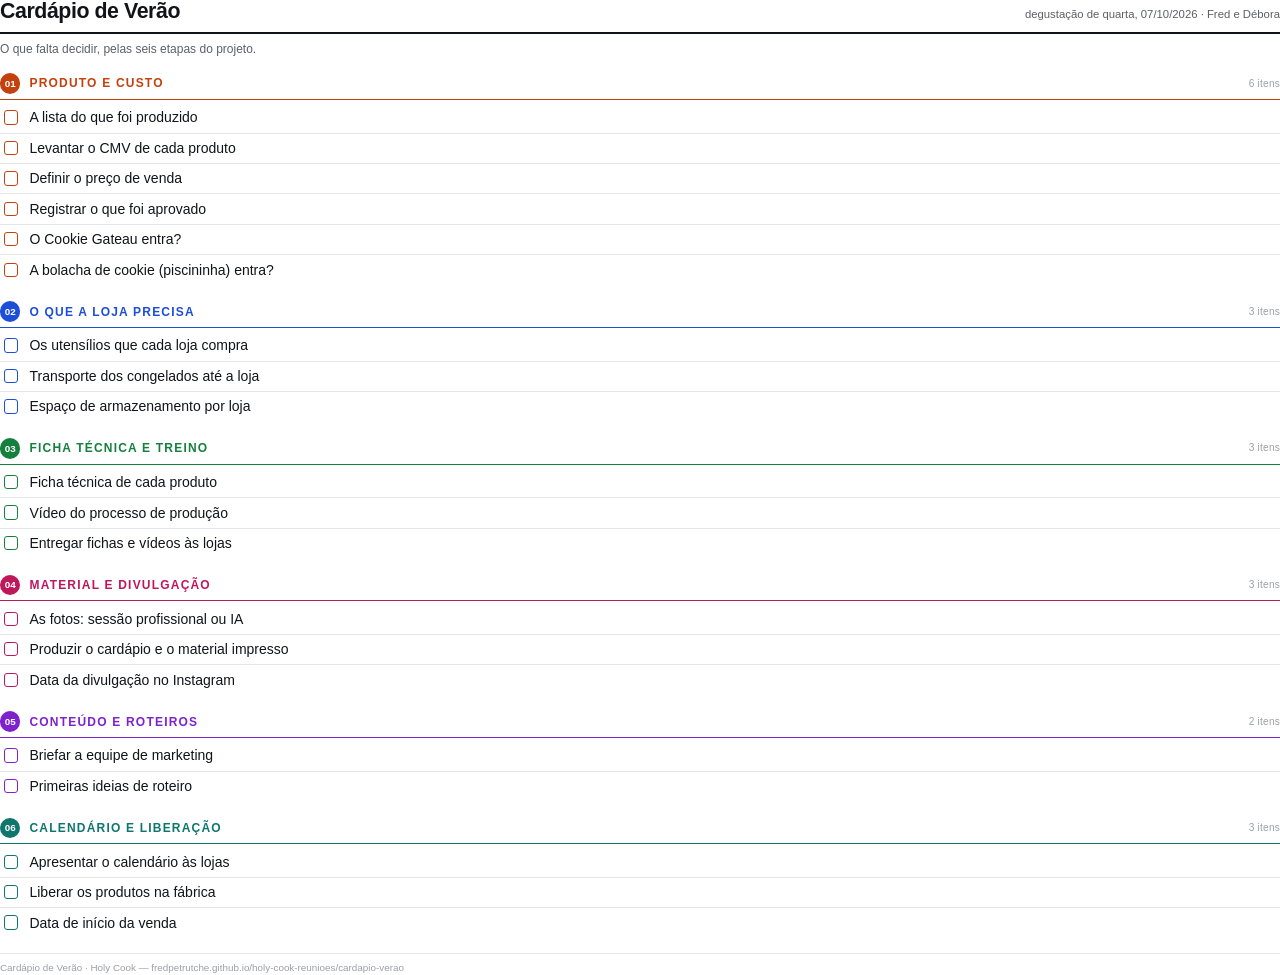
<file: cardapio-verao/o-que-falta.src.html>
<!doctype html>
<html lang="pt-BR">
<head>
<meta charset="utf-8">
<title>Cardápio de Verão · o que falta</title>
<!-- ══════════════════════════════════════════════════════════════════════════
     FONTE DO PDF `o-que-falta.pdf` — uma folha, para levar na reunião.
     É só a lista dos itens a discutir, agrupados pelas seis etapas. Sem
     explicação, sem prazo, sem "o que trava": isso vive na página do projeto.
     Os itens são as ações abertas de dados.js, com o nome encurtado.

     COLUNA ÚNICA de propósito: a primeira versão usava column-count:2 e o
     Fred não conseguia navegar — o texto descia numa coluna e saltava para o
     topo da outra, e nada distinguia um bloco do outro. Cada etapa tem a sua
     cor, que aparece no número e na régua do cabeçalho; em preto e branco a
     hierarquia continua de pé pelo peso e pelo tamanho.

     Para regerar:
       "/Applications/Google Chrome.app/Contents/MacOS/Google Chrome" \
         --headless --disable-gpu --no-pdf-header-footer \
         --print-to-pdf=cardapio-verao/o-que-falta.pdf \
         file:///<caminho>/cardapio-verao/o-que-falta.src.html
     ══════════════════════════════════════════════════════════════════════ -->
<style>
@page{size:A4;margin:11mm 18mm 9mm}

:root{
  --tinta:#111418;
  --tinta-2:#5a6168;
  --tinta-3:#9aa0a6;
  --linha:#e4e7ea;
}

*{box-sizing:border-box;margin:0;padding:0}

body{
  font-family:"Helvetica Neue",Helvetica,Arial,sans-serif;
  font-size:10.5pt;
  line-height:1.35;
  color:var(--tinta);
  -webkit-print-color-adjust:exact;
  print-color-adjust:exact;
}

/* ───────── topo ───────── */
.topo{
  display:flex;
  align-items:baseline;
  gap:4mm;
  padding-bottom:2.2mm;
  border-bottom:1.5pt solid var(--tinta);
}
h1{
  font-size:16pt;
  font-weight:700;
  letter-spacing:-.02em;
  line-height:1.1;
}
.quando{
  margin-left:auto;
  font-size:8.5pt;
  color:var(--tinta-2);
  white-space:nowrap;
}
.linha-fina{
  margin-top:1.8mm;
  font-size:9pt;
  color:var(--tinta-2);
}

/* ───────── etapa ───────── */
.etapa{margin-top:4.4mm}

.etapa h2{
  display:flex;
  align-items:center;
  gap:2.4mm;
  font-size:9pt;
  font-weight:700;
  letter-spacing:.1em;
  text-transform:uppercase;
  color:var(--cor);
  padding-bottom:1.4mm;
  margin-bottom:.8mm;
  border-bottom:1.3pt solid var(--cor);
}
.etapa h2 .n{
  flex:0 0 auto;
  width:5.4mm;height:5.4mm;
  background:var(--cor);
  color:#fff;
  border-radius:50%;
  font-size:7.4pt;
  letter-spacing:0;
  display:grid;
  place-items:center;
  font-variant-numeric:tabular-nums;
}
.etapa h2 .quantos{
  margin-left:auto;
  font-size:7.6pt;
  font-weight:400;
  letter-spacing:.02em;
  text-transform:none;
  color:var(--tinta-3);
}

ul{list-style:none}
li{
  display:flex;
  align-items:flex-start;
  gap:3mm;
  padding:1.4mm 0 1.4mm 1mm;
  border-bottom:.5pt solid var(--linha);
}
li:last-child{border-bottom:none}
.caixa{
  flex:0 0 auto;
  width:3.8mm;height:3.8mm;
  margin-top:.5mm;
  border:1.1pt solid var(--cor);
  border-radius:.8mm;
}

footer{
  margin-top:4mm;
  padding-top:2mm;
  border-top:.8pt solid var(--linha);
  font-size:7.4pt;
  color:var(--tinta-3);
}
</style>
</head>
<body>

<div class="topo">
  <h1>Cardápio de Verão</h1>
  <span class="quando">degustação de quarta, 07/10/2026 · Fred e Débora</span>
</div>
<p class="linha-fina">O que falta decidir, pelas seis etapas do projeto.</p>

<div class="etapa" style="--cor:#C2410C">
  <h2><span class="n">01</span>Produto e custo<span class="quantos">6 itens</span></h2>
  <ul>
    <li><span class="caixa"></span><span>A lista do que foi produzido</span></li>
    <li><span class="caixa"></span><span>Levantar o CMV de cada produto</span></li>
    <li><span class="caixa"></span><span>Definir o preço de venda</span></li>
    <li><span class="caixa"></span><span>Registrar o que foi aprovado</span></li>
    <li><span class="caixa"></span><span>O Cookie Gateau entra?</span></li>
    <li><span class="caixa"></span><span>A bolacha de cookie (piscininha) entra?</span></li>
  </ul>
</div>

<div class="etapa" style="--cor:#1D4ED8">
  <h2><span class="n">02</span>O que a loja precisa<span class="quantos">3 itens</span></h2>
  <ul>
    <li><span class="caixa"></span><span>Os utensílios que cada loja compra</span></li>
    <li><span class="caixa"></span><span>Transporte dos congelados até a loja</span></li>
    <li><span class="caixa"></span><span>Espaço de armazenamento por loja</span></li>
  </ul>
</div>

<div class="etapa" style="--cor:#15803D">
  <h2><span class="n">03</span>Ficha técnica e treino<span class="quantos">3 itens</span></h2>
  <ul>
    <li><span class="caixa"></span><span>Ficha técnica de cada produto</span></li>
    <li><span class="caixa"></span><span>Vídeo do processo de produção</span></li>
    <li><span class="caixa"></span><span>Entregar fichas e vídeos às lojas</span></li>
  </ul>
</div>

<div class="etapa" style="--cor:#BE185D">
  <h2><span class="n">04</span>Material e divulgação<span class="quantos">3 itens</span></h2>
  <ul>
    <li><span class="caixa"></span><span>As fotos: sessão profissional ou IA</span></li>
    <li><span class="caixa"></span><span>Produzir o cardápio e o material impresso</span></li>
    <li><span class="caixa"></span><span>Data da divulgação no Instagram</span></li>
  </ul>
</div>

<div class="etapa" style="--cor:#7E22CE">
  <h2><span class="n">05</span>Conteúdo e roteiros<span class="quantos">2 itens</span></h2>
  <ul>
    <li><span class="caixa"></span><span>Briefar a equipe de marketing</span></li>
    <li><span class="caixa"></span><span>Primeiras ideias de roteiro</span></li>
  </ul>
</div>

<div class="etapa" style="--cor:#0F766E">
  <h2><span class="n">06</span>Calendário e liberação<span class="quantos">3 itens</span></h2>
  <ul>
    <li><span class="caixa"></span><span>Apresentar o calendário às lojas</span></li>
    <li><span class="caixa"></span><span>Liberar os produtos na fábrica</span></li>
    <li><span class="caixa"></span><span>Data de início da venda</span></li>
  </ul>
</div>

<footer>Cardápio de Verão · Holy Cook — fredpetrutche.github.io/holy-cook-reunioes/cardapio-verao</footer>

</body>
</html>
</file>
<file: base.css>
/* Estilos comuns da página de reuniões e das páginas de projeto. */

*, *::before, *::after { box-sizing: border-box; margin: 0; padding: 0; }

/* ── Tokens: claro ────────────────────────────────────────────────────── */
:root {
  --bg:          #F6F4F7;
  --surface:     #FFFFFF;
  --surface-2:   #EFEAF2;
  --ink:         #1E1A20;
  --ink-2:       #615A66;
  --ink-3:       #8B8391;
  --line:        #E3DEE8;
  --line-2:      #CEC6D6;
  --accent:      #8A2F62;
  --accent-ink:  #6E2450;
  --accent-soft: #F4E5EE;
  --ok:          #2E6B4F;
  --ok-soft:     #E1F0E8;
  --warn:        #8A6212;
  --warn-soft:   #F7ECD7;
  --late:        #A32A22;
  --late-soft:   #F8E4E2;
  --shadow-1:    0 1px 2px rgba(30,26,32,.05), 0 10px 28px -18px rgba(30,26,32,.35);
  --shadow-2:    0 2px 6px rgba(30,26,32,.07), 0 24px 60px -26px rgba(30,26,32,.45);

  --font-display: "Iowan Old Style", "Palatino Linotype", Palatino, "Book Antiqua", Georgia, serif;
  --font-body: -apple-system, BlinkMacSystemFont, "Segoe UI", Roboto, system-ui, sans-serif;
  --font-mono: ui-monospace, "SF Mono", SFMono-Regular, Menlo, Consolas, monospace;

  --radius: 10px;
  --maxw: 940px;
}

@media (prefers-color-scheme: dark) {
  :root:not([data-theme="light"]) {
    --bg:          #141118;
    --surface:     #1D1922;
    --surface-2:   #262030;
    --ink:         #EFEAF3;
    --ink-2:       #A79EB0;
    --ink-3:       #7C7386;
    --line:        #2F2839;
    --line-2:      #443B50;
    --accent:      #E28BBE;
    --accent-ink:  #F0B4D5;
    --accent-soft: #3A1E30;
    --ok:          #74C79B;
    --ok-soft:     #1B3129;
    --warn:        #DCA94A;
    --warn-soft:   #33280F;
    --late:        #E88377;
    --late-soft:   #3A1F1C;
    --shadow-1:    0 1px 2px rgba(0,0,0,.4), 0 10px 28px -18px rgba(0,0,0,.8);
    --shadow-2:    0 2px 6px rgba(0,0,0,.45), 0 24px 60px -26px rgba(0,0,0,.9);
  }
}

:root[data-theme="dark"] {
  --bg:          #141118;
  --surface:     #1D1922;
  --surface-2:   #262030;
  --ink:         #EFEAF3;
  --ink-2:       #A79EB0;
  --ink-3:       #7C7386;
  --line:        #2F2839;
  --line-2:      #443B50;
  --accent:      #E28BBE;
  --accent-ink:  #F0B4D5;
  --accent-soft: #3A1E30;
  --ok:          #74C79B;
  --ok-soft:     #1B3129;
  --warn:        #DCA94A;
  --warn-soft:   #33280F;
  --late:        #E88377;
  --late-soft:   #3A1F1C;
  --shadow-1:    0 1px 2px rgba(0,0,0,.4), 0 10px 28px -18px rgba(0,0,0,.8);
  --shadow-2:    0 2px 6px rgba(0,0,0,.45), 0 24px 60px -26px rgba(0,0,0,.9);
}

body {
  background: var(--bg);
  color: var(--ink);
  font-family: var(--font-body);
  font-size: 15px;
  line-height: 1.55;
  -webkit-font-smoothing: antialiased;
  -webkit-text-size-adjust: 100%;
}

.wrap { max-width: var(--maxw); margin: 0 auto; padding: 0 24px 80px; }

:focus-visible { outline: 2px solid var(--accent); outline-offset: 3px; border-radius: 4px; }

/* ── Masthead ────────────────────────────────────────────────────────── */
.masthead {
  display: flex; align-items: center; gap: 14px; flex-wrap: wrap;
  padding: 30px 0 18px; border-bottom: 1px solid var(--line);
}

.monogram {
  width: 40px; height: 40px; flex: none;
  display: grid; place-items: center;
  border-radius: 9px; background: var(--accent); color: var(--surface);
  font-family: var(--font-display); font-size: 17px; letter-spacing: .02em;
}
:root[data-theme="dark"] .monogram { color: var(--bg); }
@media (prefers-color-scheme: dark) { :root:not([data-theme="light"]) .monogram { color: var(--bg); } }

.masthead-text { display: flex; flex-direction: column; gap: 1px; flex: 1; min-width: 0; }
.eyebrow {
  font-family: var(--font-mono); font-size: 10.5px; letter-spacing: .13em;
  text-transform: uppercase; color: var(--ink-3);
}
.masthead h1 {
  font-family: var(--font-display); font-size: 25px; font-weight: 600;
  letter-spacing: -.01em; text-wrap: balance;
}

/* identidade + status de conexão */
.ident { display: flex; align-items: center; gap: 10px; flex-wrap: wrap; }

.ident-field {
  display: inline-flex; align-items: center; gap: 7px;
  border: 1px solid var(--line-2); border-radius: 100px;
  padding: 5px 12px; background: var(--surface);
}
.ident-field label {
  font-family: var(--font-mono); font-size: 9.5px; letter-spacing: .1em;
  text-transform: uppercase; color: var(--ink-3);
}
.ident-field input {
  font: inherit; font-size: 13px; border: none; background: transparent;
  color: var(--ink); width: 96px; padding: 0;
}
.ident-field input:focus { outline: none; }
.ident-field.vazio { border-style: dashed; border-color: var(--accent); }

.conn { display: inline-flex; align-items: center; gap: 6px; font-size: 11.5px; color: var(--ink-2); }
.conn-dot { width: 7px; height: 7px; border-radius: 50%; background: var(--ink-3); flex: none; }
.conn.on   .conn-dot { background: var(--ok); }
.conn.off  .conn-dot { background: var(--late); }
.conn.slow .conn-dot { background: var(--warn); }

/* ── Seções ──────────────────────────────────────────────────────────── */
.section { margin-top: 40px; }
.section-head {
  display: flex; align-items: baseline; gap: 12px;
  margin-bottom: 16px; padding-bottom: 9px; border-bottom: 1px solid var(--line);
}
.section-head h2 { font-family: var(--font-display); font-size: 19px; font-weight: 600; }
.section-head .hint { font-size: 12.5px; color: var(--ink-3); margin-left: auto; text-align: right; }

/* ── Cards ───────────────────────────────────────────────────────────── */
.cards { display: grid; grid-template-columns: repeat(auto-fit, minmax(276px, 1fr)); gap: 16px; }

.card {
  display: flex; flex-direction: column; gap: 12px;
  text-align: left; font: inherit; color: inherit;
  background: var(--surface); border: 1px solid var(--line);
  border-radius: var(--radius); padding: 18px 18px 15px;
  cursor: pointer; box-shadow: var(--shadow-1);
  transition: transform .16s ease, box-shadow .16s ease, border-color .16s ease;
}
.card:hover { transform: translateY(-2px); box-shadow: var(--shadow-2); border-color: var(--line-2); }
.card:active { transform: translateY(0); }

.card-top { display: flex; align-items: flex-start; gap: 10px; }
.card-title {
  font-family: var(--font-display); font-size: 18.5px; font-weight: 600;
  line-height: 1.25; text-wrap: balance; flex: 1;
}
.card-summary { font-size: 13.5px; color: var(--ink-2); line-height: 1.5; }

.card-next { padding-top: 12px; border-top: 1px dashed var(--line-2); display: flex; flex-direction: column; gap: 2px; }
.next-label {
  font-family: var(--font-mono); font-size: 9.5px; letter-spacing: .12em;
  text-transform: uppercase; color: var(--ink-3);
}
.next-when {
  font-family: var(--font-mono); font-size: 13px; color: var(--accent);
  font-variant-numeric: tabular-nums; letter-spacing: -.01em;
}
.next-what { font-size: 13.5px; line-height: 1.4; color: var(--ink); }
.card-next.done .next-what { color: var(--ok); }

.card-foot { display: flex; align-items: center; gap: 8px; flex-wrap: wrap; }
.open-count { font-family: var(--font-mono); font-size: 11.5px; color: var(--ink-2); font-variant-numeric: tabular-nums; }
.card-cta { margin-left: auto; font-size: 12.5px; color: var(--accent); font-weight: 600; }

/* ── Chips ───────────────────────────────────────────────────────────── */
.chip {
  font-family: var(--font-mono); font-size: 10.5px; letter-spacing: .04em;
  text-transform: uppercase; padding: 3px 8px; border-radius: 100px;
  white-space: nowrap; flex: none; display: inline-block;
}
.chip.ok    { background: var(--ok-soft);     color: var(--ok); }
.chip.warn  { background: var(--warn-soft);   color: var(--warn); }
.chip.late  { background: var(--late-soft);   color: var(--late); }
.chip.idle  { background: var(--surface-2);   color: var(--ink-2); }
.chip.brand { background: var(--accent-soft); color: var(--accent-ink); }

/* ── Campo de data ───────────────────────────────────────────────────── */
.dateedit {
  display: inline-flex; align-items: center; gap: 6px;
  border: 1px solid var(--line-2); border-radius: 100px;
  padding: 4px 11px; cursor: pointer; background: var(--surface);
  transition: border-color .15s ease, background .15s ease;
}
.dateedit:hover { border-color: var(--accent); }
.dateedit.empty { border-style: dashed; background: transparent; }
.dateedit.empty::before { content: "＋"; color: var(--accent); font-size: 13px; line-height: 1; }
.dateedit input[type="date"] {
  font-family: var(--font-mono); font-size: 12.5px;
  border: none; background: transparent; color: var(--ink);
  padding: 0; margin: 0; min-width: 104px; cursor: pointer;
  font-variant-numeric: tabular-nums;
}
.dateedit input[type="date"]:focus { outline: none; }
.prazo-hint { font-family: var(--font-mono); font-size: 11px; color: var(--ink-3); white-space: nowrap; }
.prazo-cell { display: flex; align-items: center; gap: 8px; flex-wrap: wrap; }

/* ── Reuniões ────────────────────────────────────────────────────────── */
.meetings { display: flex; flex-direction: column; gap: 10px; }
.meeting {
  display: flex; align-items: center; gap: 16px; width: 100%;
  text-align: left; font: inherit; color: inherit;
  background: var(--surface); border: 1px solid var(--line);
  border-radius: var(--radius); padding: 14px 18px; cursor: pointer;
  transition: border-color .16s ease, background .16s ease;
}
.meeting:hover { border-color: var(--accent); background: var(--surface-2); }
.meeting-date {
  font-family: var(--font-mono); font-size: 12.5px; font-variant-numeric: tabular-nums;
  color: var(--accent); flex: none; width: 100px;
}
.meeting-body { flex: 1; min-width: 0; }
.meeting-title { font-weight: 600; font-size: 14.5px; }
.meeting-meta { font-size: 12.5px; color: var(--ink-2); }
.meeting-cta { color: var(--accent); font-size: 12.5px; font-weight: 600; flex: none; }

/* ── Diálogo ─────────────────────────────────────────────────────────── */
dialog {
  border: 1px solid var(--line); border-radius: 14px;
  background: var(--surface); color: var(--ink); padding: 0;
  width: min(720px, calc(100vw - 32px));
  max-height: min(88vh, 900px);
  box-shadow: var(--shadow-2);
  /* o reset lá em cima zera a margem de tudo, inclusive do dialog — sem
     isto ele encosta no canto superior esquerdo em vez de centralizar */
  margin: auto;
}
dialog::backdrop { background: rgba(20,17,24,.55); backdrop-filter: blur(3px); }

.sheet { display: flex; flex-direction: column; max-height: inherit; }
.sheet-head {
  display: flex; align-items: flex-start; gap: 12px;
  padding: 22px 24px 16px; border-bottom: 1px solid var(--line); background: var(--surface);
}
.sheet-head h2 {
  font-family: var(--font-display); font-size: 22px; font-weight: 600;
  line-height: 1.2; text-wrap: balance;
}
.sheet-origin {
  font-family: var(--font-mono); font-size: 10.5px; letter-spacing: .1em;
  text-transform: uppercase; color: var(--ink-3); margin-bottom: 4px;
}
.close {
  flex: none; width: 32px; height: 32px; border-radius: 8px;
  border: 1px solid var(--line); background: var(--surface); color: var(--ink-2);
  font-size: 18px; line-height: 1; cursor: pointer;
}
.close:hover { background: var(--surface-2); color: var(--ink); }

.sheet-body { padding: 20px 24px 30px; overflow-y: auto; -webkit-overflow-scrolling: touch; }
.sheet-body h3 {
  font-family: var(--font-mono); font-size: 10.5px; letter-spacing: .12em;
  text-transform: uppercase; color: var(--ink-3); margin: 26px 0 10px;
}
.sheet-body h3:first-child { margin-top: 0; }

.resumo { font-size: 14.5px; line-height: 1.6; color: var(--ink); }
.resumo + .resumo { margin-top: 10px; }

/* ── Ações ───────────────────────────────────────────────────────────── */
.acoes { display: flex; flex-direction: column; gap: 9px; }

.acao {
  display: grid; grid-template-columns: auto 1fr; gap: 4px 12px;
  background: var(--surface); border: 1px solid var(--line);
  border-radius: var(--radius); padding: 13px 15px;
  transition: border-color .15s ease, opacity .15s ease;
}
.acao.feita { opacity: .62; }
.acao.feita .acao-txt { text-decoration: line-through; color: var(--ink-2); }
.acao.bloqueia:not(.feita) { border-color: var(--late); }
.acao.salvando { border-color: var(--accent); }

.acao-check {
  grid-row: 1 / span 2; align-self: start;
  width: 22px; height: 22px; margin-top: 1px;
  accent-color: var(--accent); cursor: pointer; flex: none;
}
.acao-txt { font-size: 15px; font-weight: 600; line-height: 1.4; }
.acao-meta { display: flex; align-items: center; gap: 8px; flex-wrap: wrap; padding-top: 4px; }
.acao-quem {
  font-family: var(--font-mono); font-size: 10.5px; color: var(--ink-3);
  letter-spacing: .02em; width: 100%;
}

.acao-link {
  grid-column: 2; justify-self: start;
  font-size: 12.5px; font-weight: 600; color: var(--accent); text-decoration: none;
  border: 1px solid var(--line-2); border-radius: 100px; padding: 4px 11px;
  background: var(--surface-2); margin-top: 2px;
}
.acao-link:hover { border-color: var(--accent); }

.owner-note { font-size: 12.5px; color: var(--ink-2); margin: -2px 0 10px; }

.openlist { display: flex; flex-direction: column; gap: 7px; }
.openlist li { list-style: none; font-size: 13.5px; color: var(--ink-2); padding-left: 18px; position: relative; }
.openlist li::before {
  content: ""; position: absolute; left: 3px; top: 8px;
  width: 5px; height: 5px; border-radius: 50%; border: 1px solid var(--accent);
}

/* ── Ata completa ────────────────────────────────────────────────────── */
.ata-doc { display: flex; flex-direction: column; gap: 26px; }
.ata-sec { scroll-margin-top: 8px; }
.ata-sec > h4 {
  font-family: var(--font-display); font-size: 17.5px; font-weight: 600;
  margin-bottom: 9px; padding-bottom: 7px; border-bottom: 1px solid var(--line);
  display: flex; align-items: baseline; gap: 9px; flex-wrap: wrap; text-wrap: balance;
}
.ata-sec.alvo > h4 { color: var(--accent); border-bottom-color: var(--accent); }
.ata-sec p { font-size: 14.5px; line-height: 1.62; color: var(--ink); }
.ata-sec p + p { margin-top: 10px; }
.ata-sec .acoes { margin-top: 4px; }

.linkata {
  margin-top: 28px; width: 100%; font: inherit; font-size: 13.5px; font-weight: 600;
  text-align: left; padding: 14px 16px; border-radius: var(--radius);
  border: 1px solid var(--line-2); background: var(--surface-2);
  color: var(--accent); cursor: pointer;
}
.linkata:hover { border-color: var(--accent); }

.footnote {
  margin-top: 56px; padding-top: 16px; border-top: 1px solid var(--line);
  font-size: 12px; color: var(--ink-3);
}

/* ── Aviso de erro de sincronização ──────────────────────────────────── */
.erro {
  position: fixed; left: 16px; right: 16px; bottom: 16px; z-index: 50;
  display: none; gap: 10px; align-items: center;
  padding: 12px 16px; border-radius: var(--radius);
  background: var(--late-soft); color: var(--late);
  border: 1px solid var(--late); font-size: 13px;
  max-width: 560px; margin: 0 auto;
}
.erro.on { display: flex; }

/* ── Atualização de projeto ───────────────────────────────── */
.upd {
  border: 1px solid var(--accent); border-left-width: 3px;
  border-radius: var(--radius); background: var(--accent-soft);
  padding: 15px 17px;
}
.upd + .upd { margin-top: 10px; }
.upd-data {
  display: block; font-family: var(--font-mono); font-size: 10px;
  letter-spacing: .12em; text-transform: uppercase; color: var(--accent-ink);
}
.upd-titulo {
  font-family: var(--font-display); font-size: 17.5px; font-weight: 600;
  margin: 3px 0 8px; color: var(--ink); text-wrap: balance;
}
.upd p { font-size: 14px; line-height: 1.6; color: var(--ink); }
.upd p + p { margin-top: 9px; }

/* ── Grades de card dentro do diálogo ──────────────────────────── */
.nivel { display: flex; flex-direction: column; gap: 10px; }

.grade-grupos { display: grid; grid-template-columns: repeat(auto-fit, minmax(196px, 1fr)); gap: 9px; }
.grade-itens  { display: grid; grid-template-columns: repeat(auto-fit, minmax(158px, 1fr)); gap: 8px; }

.grupo-btn, .item-btn {
  display: flex; flex-direction: column; gap: 4px; text-align: left;
  font: inherit; color: inherit; cursor: pointer;
  background: var(--surface); border: 1px solid var(--line-2);
  border-radius: var(--radius); padding: 12px 14px;
  transition: border-color .15s ease, background .15s ease;
}
.grupo-btn:hover, .item-btn:hover { border-color: var(--accent); background: var(--surface-2); }
.grupo-btn.on, .item-btn.on { border-color: var(--accent); background: var(--accent-soft); }

.grupo-nome { font-size: 14.5px; font-weight: 600; line-height: 1.3; text-wrap: balance; }
.grupo-meta { display: flex; align-items: center; gap: 7px; flex-wrap: wrap; }
.grupo-cont { font-family: var(--font-mono); font-size: 11px; color: var(--ink-2); font-variant-numeric: tabular-nums; }

.item-btn { padding: 11px 13px; }
.item-nome-btn { font-size: 13.5px; font-weight: 600; line-height: 1.3; text-wrap: balance; }
.item-tag {
  font-family: var(--font-mono); font-size: 9.5px; letter-spacing: .08em;
  text-transform: uppercase; color: var(--ink-3);
}

.grupo-visor, .item-visor {
  border: 1px solid var(--line); border-left: 3px solid var(--accent);
  border-radius: var(--radius); background: var(--surface-2);
  padding: 14px 16px; display: flex; flex-direction: column; gap: 10px;
}
.item-visor { background: var(--surface); }
.grupo-nota, .item-nota { font-size: 13.5px; color: var(--ink-2); line-height: 1.55; }
.item-titulo { font-family: var(--font-display); font-size: 16.5px; font-weight: 600; text-wrap: balance; }
.visor-rot {
  font-family: var(--font-mono); font-size: 10px; letter-spacing: .12em;
  text-transform: uppercase; color: var(--ink-3);
}

.item-base { font-size: 14px; line-height: 1.55; color: var(--ink); }
.item-ref {
  align-self: flex-start; font-size: 13px; font-weight: 600; color: var(--accent);
  text-decoration: none; border: 1px solid var(--line-2); border-radius: 100px;
  padding: 6px 13px; background: var(--surface-2);
}
.item-ref:hover { border-color: var(--accent); }
.item-refs { display: flex; flex-wrap: wrap; gap: 8px; }

/* ── Foto de referência do produto ─────────────────────────────────────── */
.item-capa {
  display: block; width: 100%; aspect-ratio: 3 / 4;
  border-radius: 7px; overflow: hidden; background: var(--surface-2);
  margin-bottom: 3px;
}
.item-capa img { width: 100%; height: 100%; object-fit: cover; display: block; }
.item-capa.vazia { display: grid; place-items: center; border: 1px dashed var(--line-2); }
.item-capa-txt {
  font-family: var(--font-mono); font-size: 9.5px; letter-spacing: .08em;
  text-transform: uppercase; color: var(--ink-3);
}

.item-foto { display: flex; flex-direction: column; gap: 7px; align-items: flex-start; }
.item-foto img {
  /* 360px é a largura nativa que o Instagram entrega para a capa do reel —
     acima disso a imagem só estica */
  width: min(360px, 100%); height: auto;
  border-radius: var(--radius); display: block;
}

.foto-link { display: block; position: relative; width: min(360px, 100%); text-decoration: none; }
.foto-link img { transition: filter .15s ease; }
.foto-link:hover img { filter: brightness(.82); }
.foto-lupa {
  position: absolute; left: 8px; right: 8px; bottom: 8px;
  display: block; text-align: center;
  font-size: 12.5px; font-weight: 600; color: #fff;
  background: rgba(20, 17, 24, .74); backdrop-filter: blur(3px);
  border-radius: 100px; padding: 8px 10px;
}
.foto-link:hover .foto-lupa { background: var(--accent); color: #fff; }
.item-foto figcaption {
  font-family: var(--font-mono); font-size: 10px; letter-spacing: .06em;
  text-transform: uppercase; color: var(--ink-3);
}
.item-semfoto {
  font-family: var(--font-mono); font-size: 11.5px; color: var(--warn);
  background: var(--warn-soft); border-radius: 7px; padding: 9px 12px;
}

/* ── Diálogo de produto ────────────────────────────────────────────────── */
.dlg-produto { width: min(560px, calc(100vw - 32px)); }
.dlg-produto .sheet-body { padding-bottom: 20px; }

.dp-nav {
  display: flex; align-items: center; gap: 10px;
  padding: 12px 24px; border-top: 1px solid var(--line);
  background: var(--surface); position: sticky; bottom: 0;
}
.dp-passo {
  font: inherit; font-size: 13.5px; font-weight: 600; color: var(--accent);
  background: var(--surface-2); border: 1px solid var(--line-2);
  border-radius: 100px; padding: 7px 15px; cursor: pointer;
}
.dp-passo:hover { border-color: var(--accent); }
.dp-conta {
  margin: 0 auto; font-family: var(--font-mono); font-size: 11.5px;
  color: var(--ink-3); font-variant-numeric: tabular-nums;
}

@media (max-width: 640px) {
  /* vira folha de baixo, como os outros diálogos — sem isto a largura de
     classe vence o 100vw da regra de elemento e o diálogo cola à esquerda */
  .dlg-produto { width: 100vw; max-width: 100vw; }
  .dp-nav { padding: 12px 18px calc(12px + env(safe-area-inset-bottom)); }
  .dp-passo { padding: 9px 14px; }
}

/* ── Mobile ──────────────────────────────────────────────────────────── */
@media (max-width: 640px) {
  body { font-size: 16px; }
  .wrap { padding: 0 16px 56px; }

  .masthead { padding: 20px 0 16px; }
  .masthead h1 { font-size: 22px; }
  .ident { width: 100%; justify-content: space-between; }

  .section { margin-top: 32px; }
  .section-head { flex-direction: column; align-items: flex-start; gap: 2px; }
  .section-head .hint { margin-left: 0; text-align: left; }

  .cards { grid-template-columns: 1fr; }
  .card { padding: 17px 16px 14px; }

  .meeting { flex-wrap: wrap; gap: 4px 12px; padding: 14px 16px; }
  .meeting-date { width: auto; }
  .meeting-cta { margin-left: auto; }

  dialog {
    width: 100vw; max-width: 100vw; max-height: 92vh; height: auto;
    margin: auto 0 0; border-radius: 16px 16px 0 0;
    border-left: none; border-right: none; border-bottom: none;
  }
  .sheet-head { position: sticky; top: 0; z-index: 2; padding: 18px 18px 14px; }
  .sheet-head h2 { font-size: 20px; }
  .sheet-body { padding: 18px 18px 40px; }
  .close { width: 36px; height: 36px; }

  .acao { padding: 14px 15px; }
  .acao-check { width: 24px; height: 24px; }
  .dateedit { padding: 6px 12px; }
  .dateedit input[type="date"] { font-size: 14px; min-width: 118px; }

  .erro { bottom: calc(16px + env(safe-area-inset-bottom)); }
}

@media (prefers-reduced-motion: reduce) {
  * { transition: none !important; animation: none !important; }
  .card:hover { transform: none; }
}

/* ── Página de projeto: abas ───────────────────────────────────────────── */
.voltar {
  display: inline-flex; align-items: center; gap: 6px;
  font-size: 13px; color: var(--ink-2); text-decoration: none;
  border: 1px solid var(--line); border-radius: 100px; padding: 5px 13px;
  background: var(--surface); flex: none;
}
.voltar:hover { border-color: var(--accent); color: var(--accent); }

.tabs {
  display: flex; gap: 6px; margin: 26px 0 20px;
  border-bottom: 1px solid var(--line); padding-bottom: 0;
  overflow-x: auto; scrollbar-width: none;
}
.tabs::-webkit-scrollbar { display: none; }
.tab {
  font: inherit; font-size: 13.5px; font-weight: 600; color: var(--ink-2);
  background: none; border: none; border-bottom: 2px solid transparent;
  padding: 9px 13px; cursor: pointer; white-space: nowrap; flex: none;
}
.tab:hover { color: var(--ink); }
.tab.on { color: var(--accent); border-bottom-color: var(--accent); }
.tab-cont { font-family: var(--font-mono); font-size: 10.5px; color: var(--ink-3); margin-left: 5px; }
.tab.on .tab-cont { color: var(--accent); }

.tab-panel { display: flex; flex-direction: column; gap: 14px; }
.tab-panel[hidden] { display: none; }

.painel-rot {
  font-family: var(--font-mono); font-size: 10.5px; letter-spacing: .12em;
  text-transform: uppercase; color: var(--ink-3);
}
.painel-nota { font-size: 13.5px; color: var(--ink-2); line-height: 1.55; }
.painel-texto { font-size: 14.5px; line-height: 1.62; color: var(--ink); }
.painel-texto + .painel-texto { margin-top: -4px; }

/* placar do briefing */
.placar { display: grid; grid-template-columns: repeat(auto-fit, minmax(132px, 1fr)); gap: 9px; }
.placar-item {
  border: 1px solid var(--line); border-radius: var(--radius);
  background: var(--surface); padding: 13px 15px;
  display: flex; flex-direction: column; gap: 2px;
}
.placar-num {
  font-family: var(--font-display); font-size: 25px; font-weight: 600;
  line-height: 1; color: var(--accent); font-variant-numeric: tabular-nums;
}
.placar-rot { font-size: 12.5px; color: var(--ink-2); line-height: 1.35; }

/* ── Cronograma em fluxo ───────────────────────────────────────────────── */
.fluxo { display: flex; align-items: stretch; gap: 6px; overflow-x: auto; padding-bottom: 6px; scrollbar-width: thin; }
.passo-caixa {
  flex: 1 1 0; min-width: 132px;
  display: flex; flex-direction: column; gap: 4px; text-align: left;
  font: inherit; color: inherit; cursor: pointer;
  background: var(--surface); border: 1px solid var(--line-2);
  border-radius: var(--radius); padding: 12px 13px;
  transition: border-color .15s ease, background .15s ease;
}
.passo-caixa:hover { border-color: var(--accent); background: var(--surface-2); }
.passo-caixa.on { border-color: var(--accent); background: var(--accent-soft); }
.passo-caixa.feito { border-style: solid; }
.passo-caixa .chip, .grupo-btn .chip { align-self: flex-start; }
.passo-data {
  font-family: var(--font-mono); font-size: 12.5px; color: var(--accent);
  font-variant-numeric: tabular-nums;
}
.passo-titulo { font-size: 13.5px; font-weight: 600; line-height: 1.3; }
.passo-seta { align-self: center; color: var(--line-2); font-size: 16px; flex: none; }
.passo-detalhe {
  border: 1px solid var(--line); border-left: 3px solid var(--accent);
  border-radius: var(--radius); background: var(--surface-2);
  padding: 15px 17px; display: flex; flex-direction: column; gap: 11px;
}

@media (max-width: 640px) {
  .fluxo { flex-direction: column; }
  .passo-seta { transform: rotate(90deg); }
  .placar { grid-template-columns: 1fr 1fr; }
}
</file>
